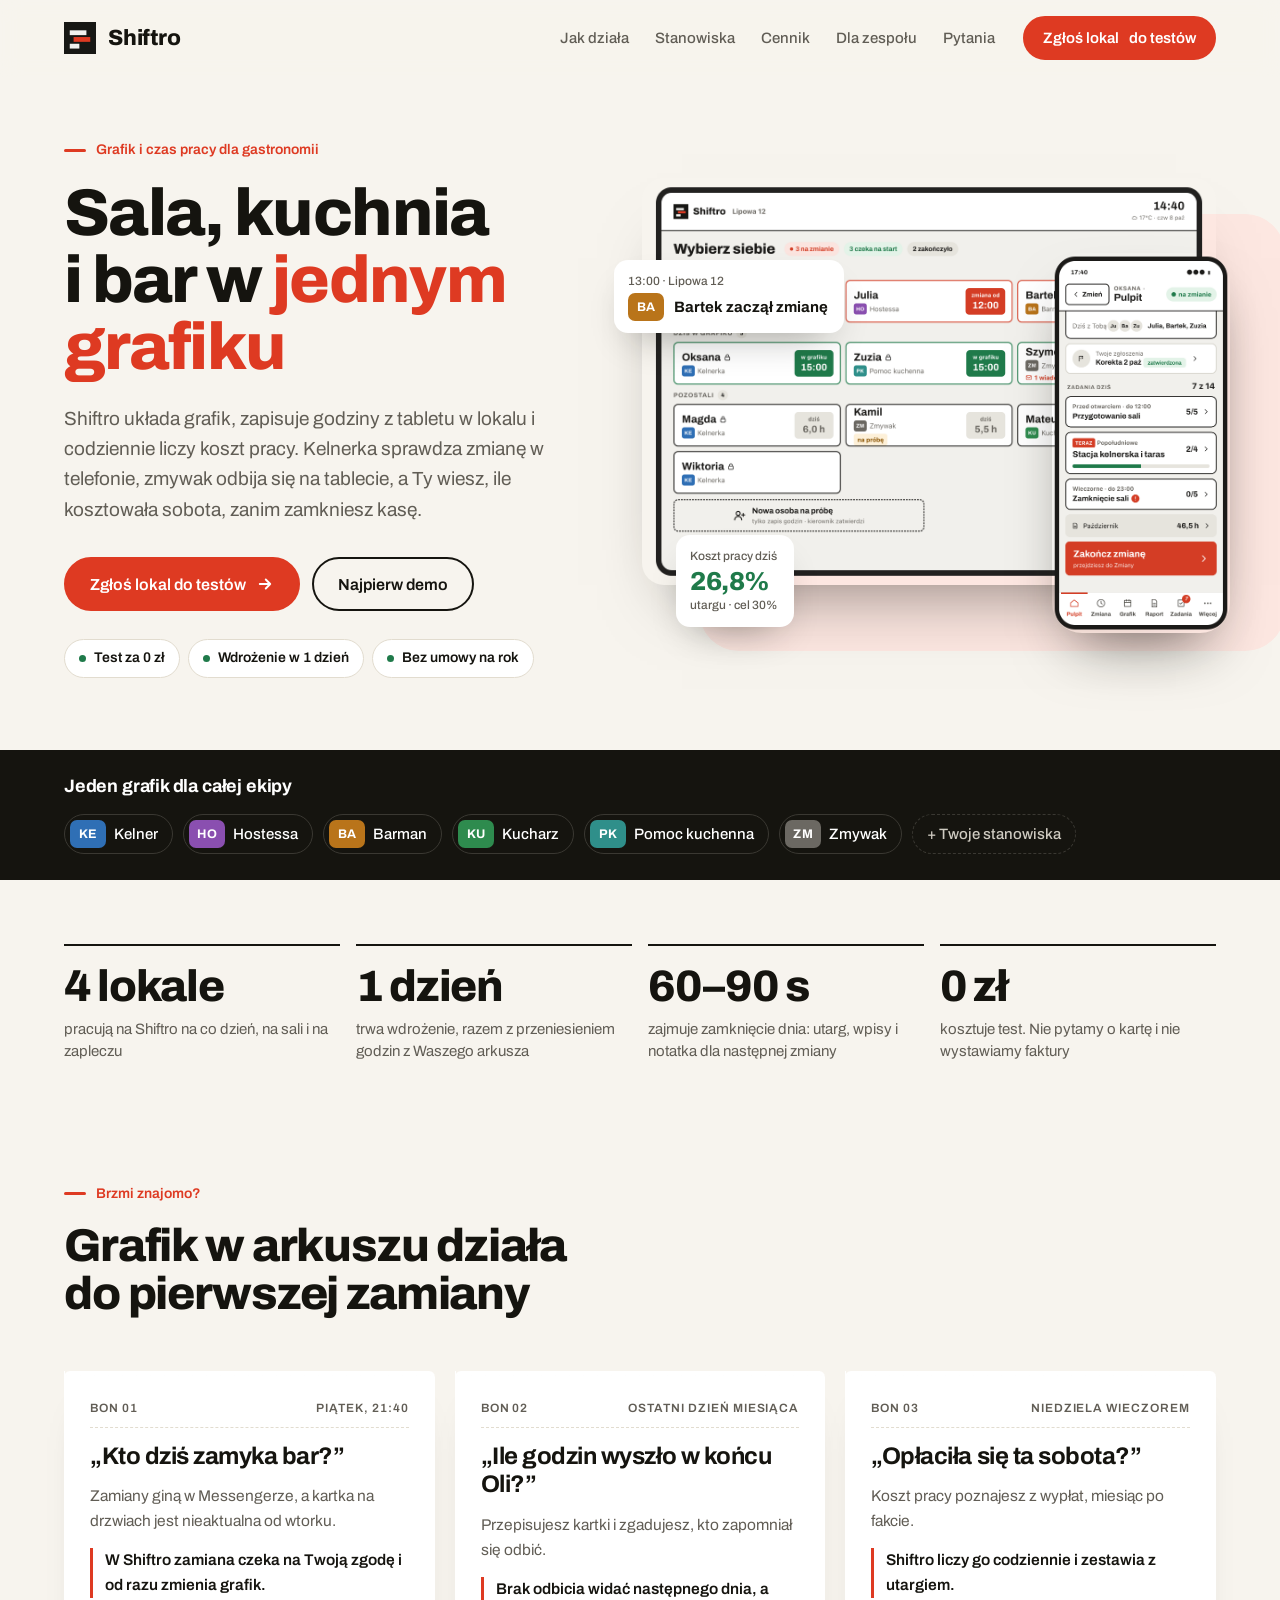
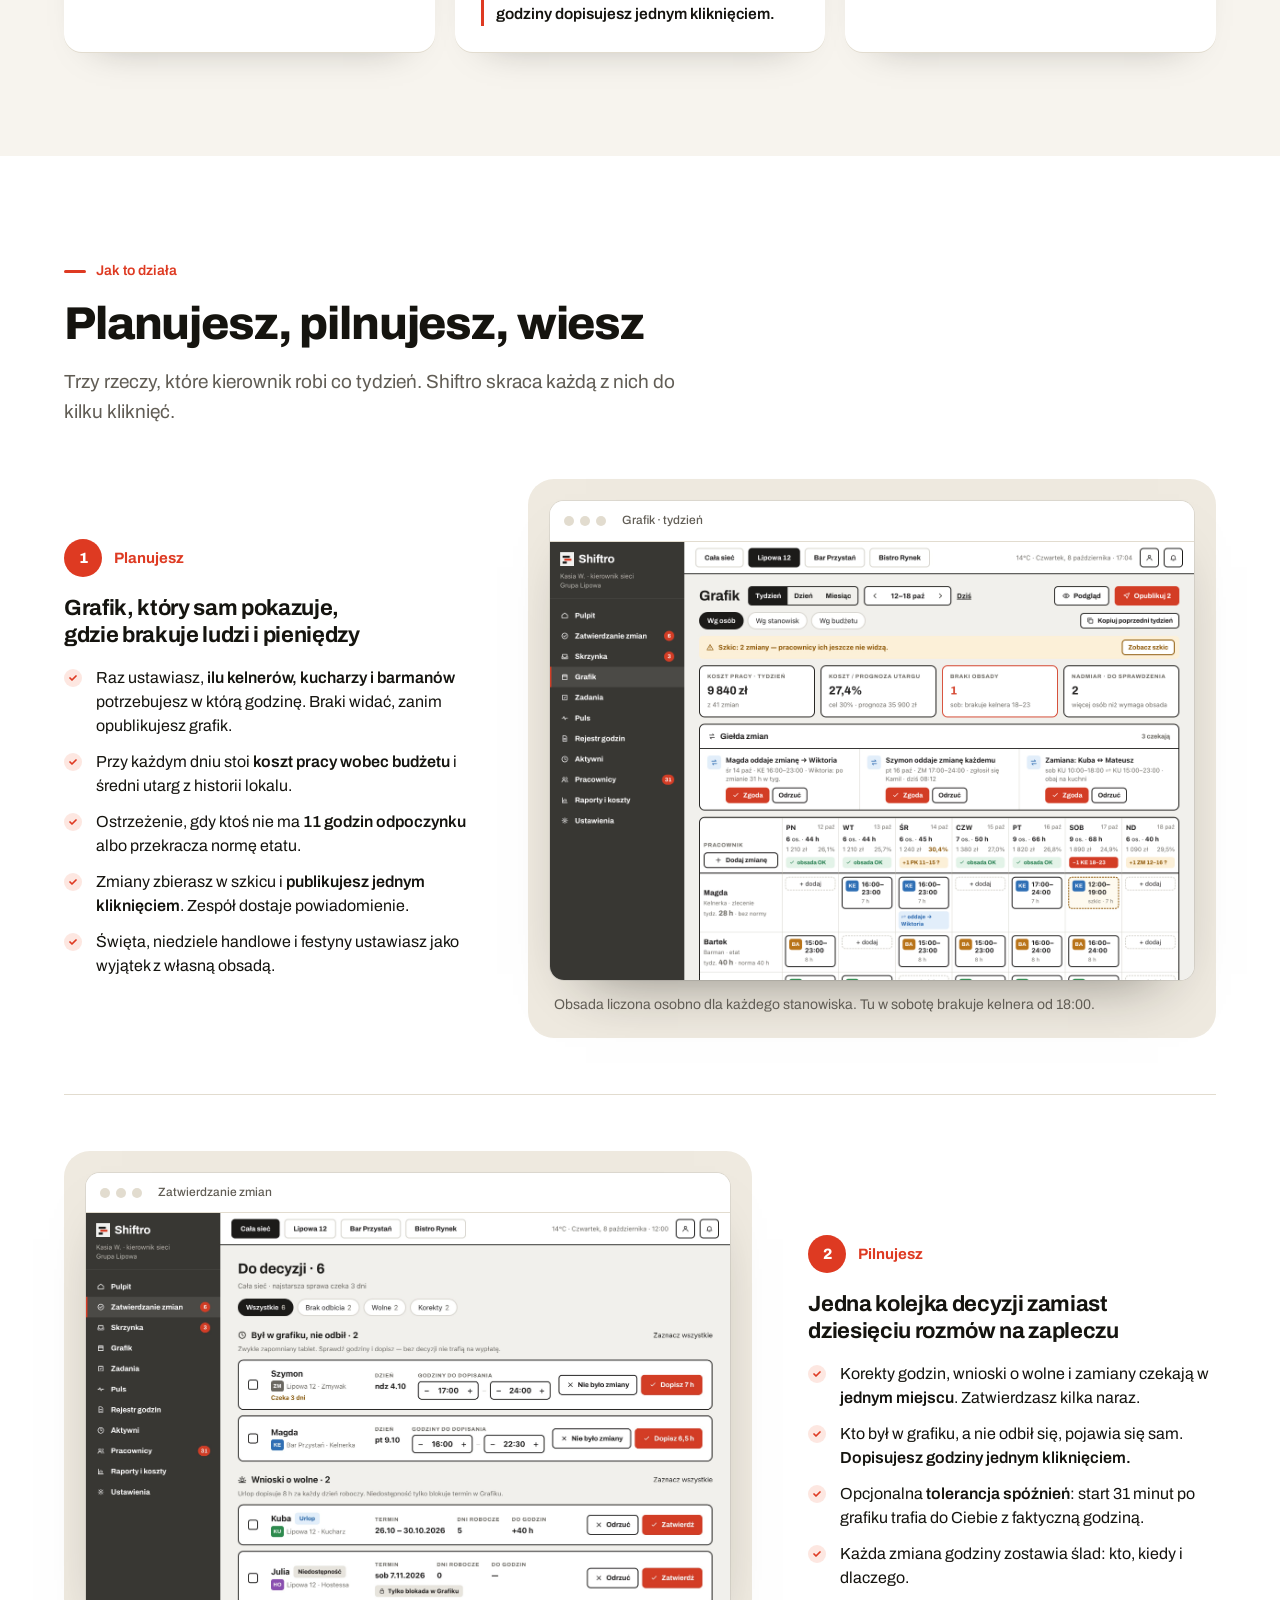
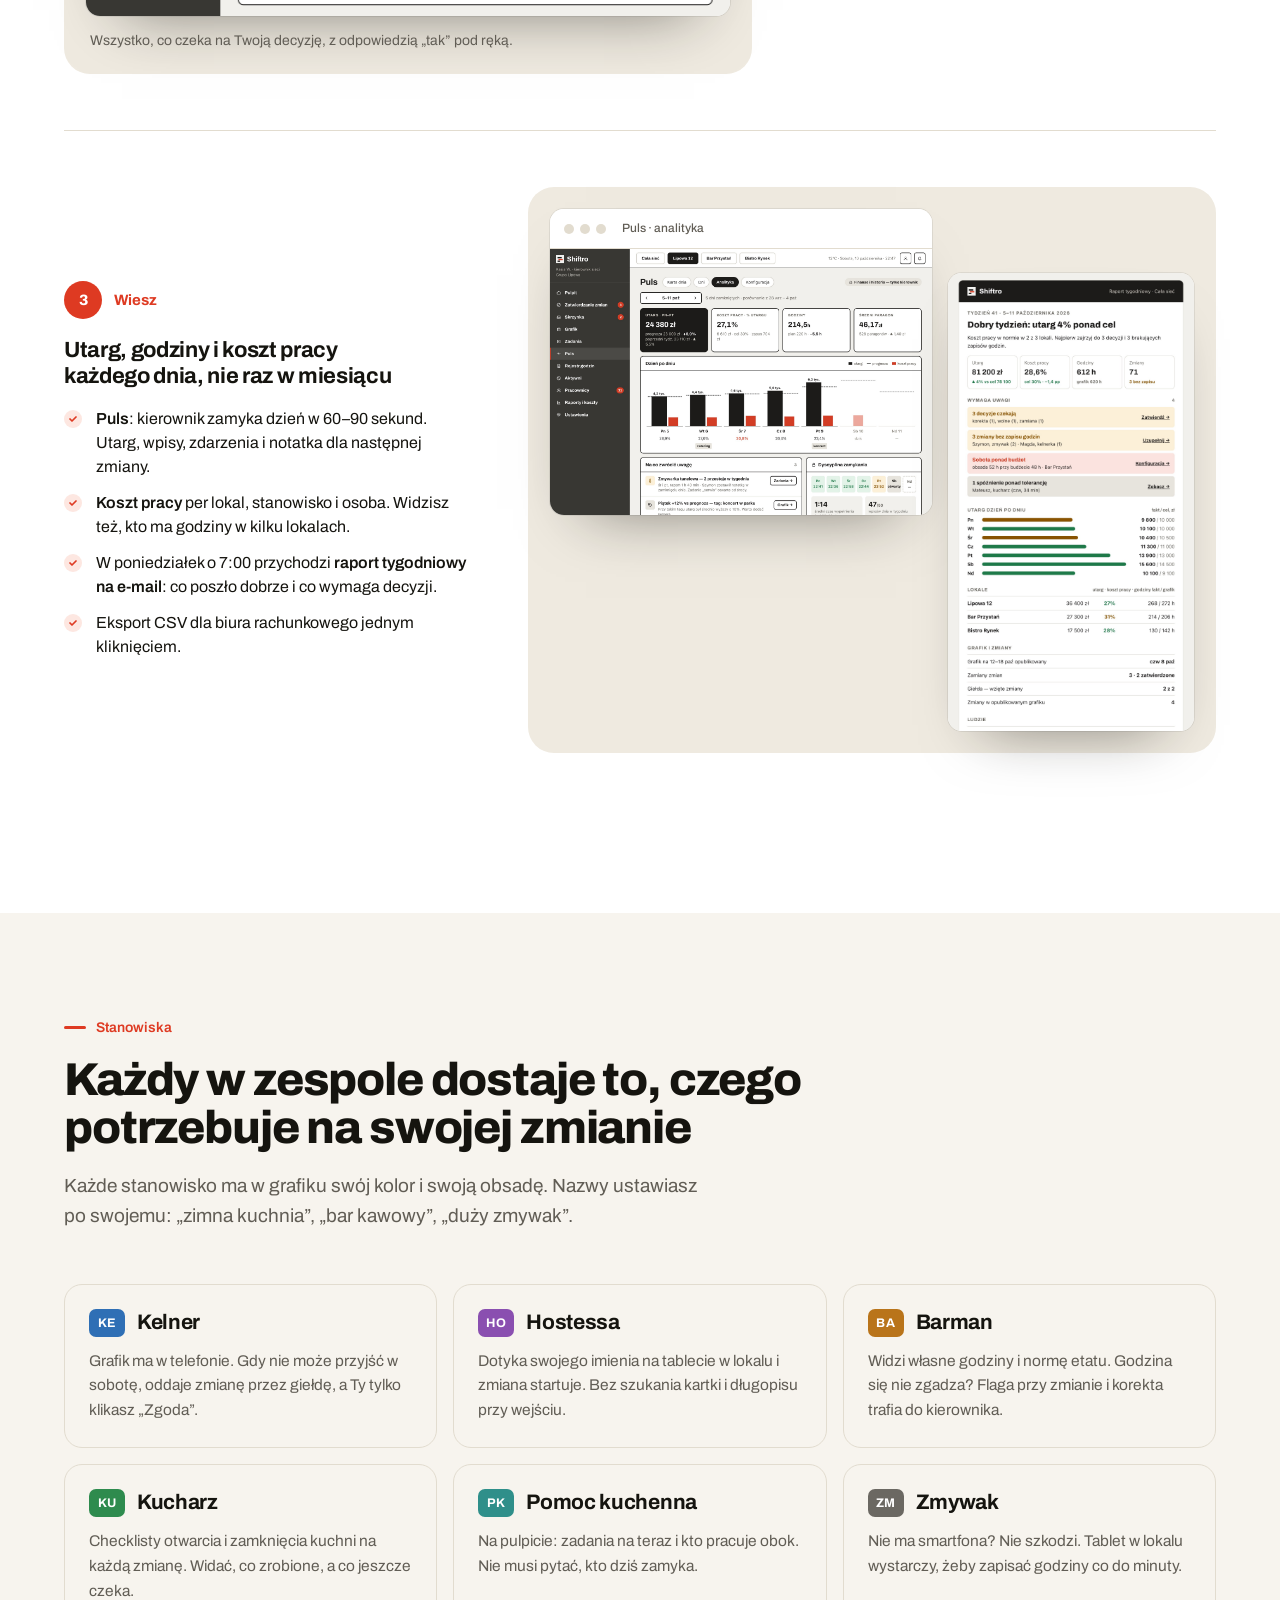
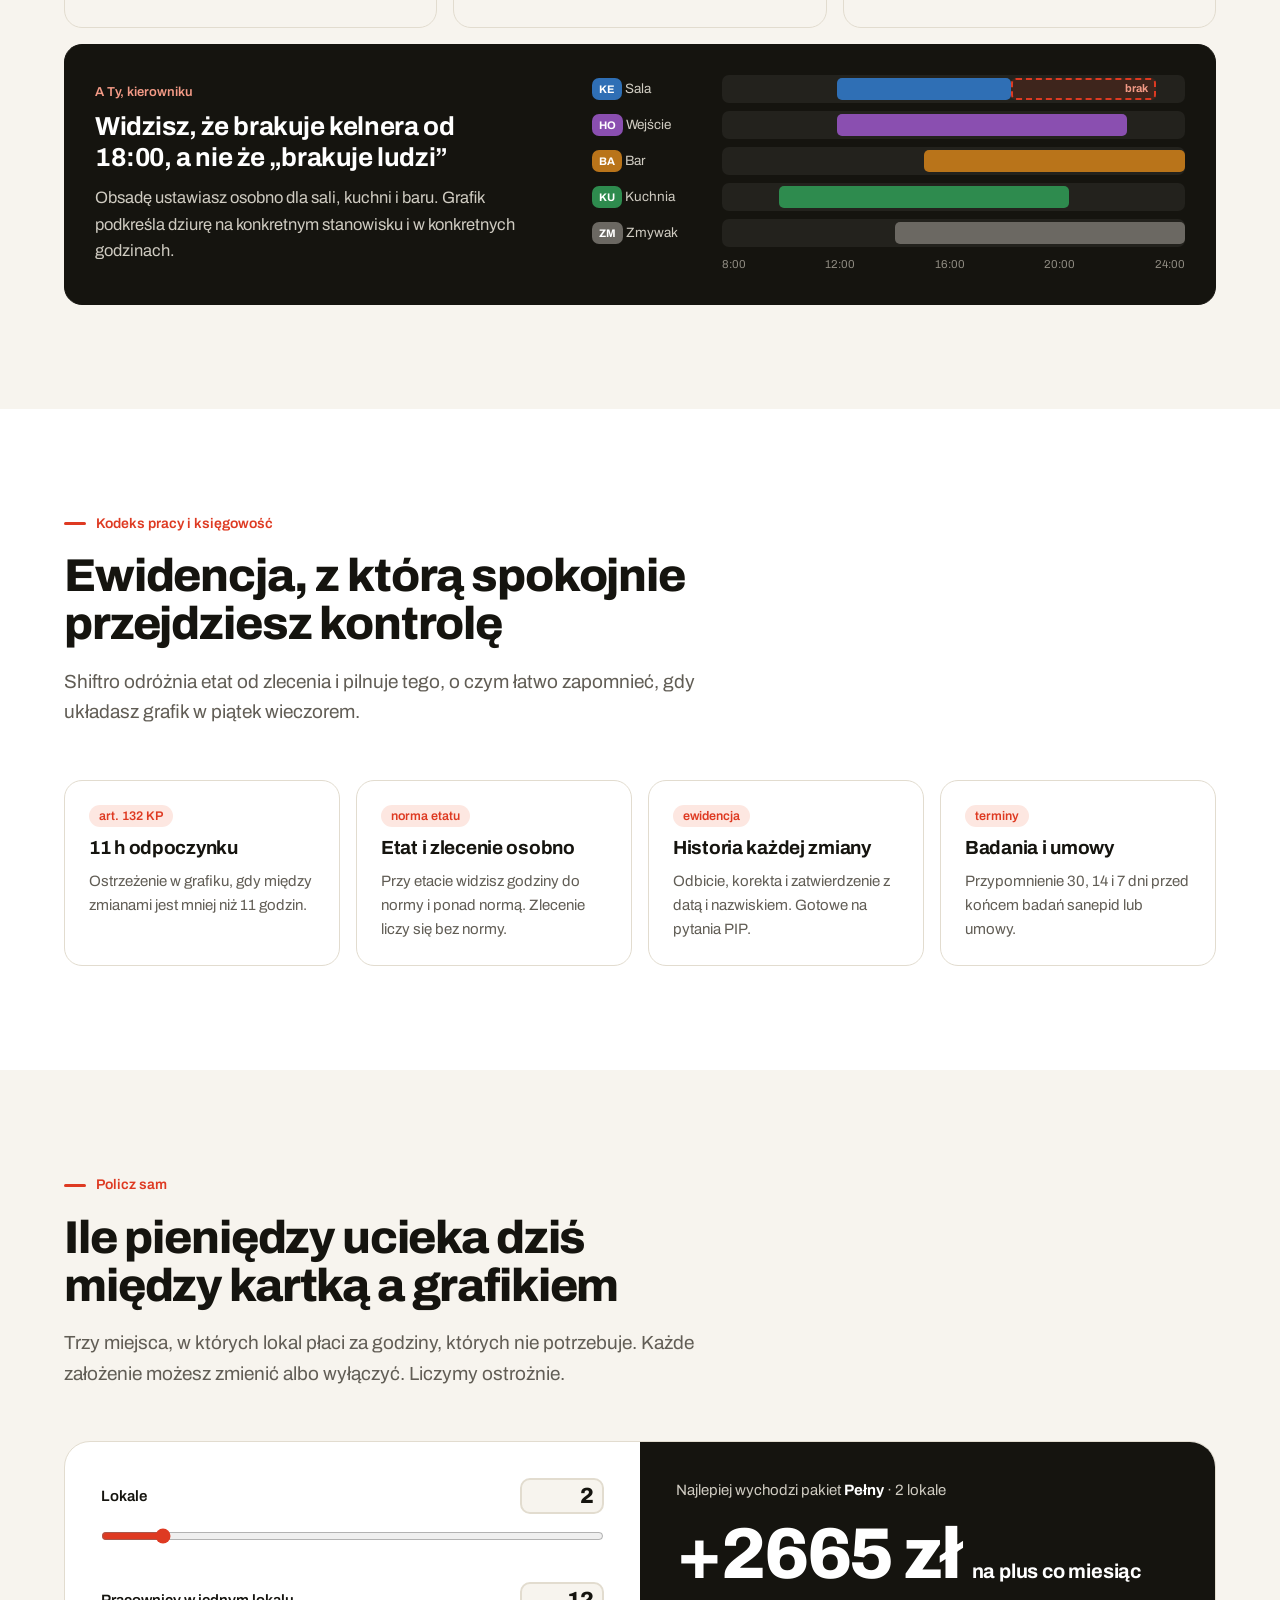
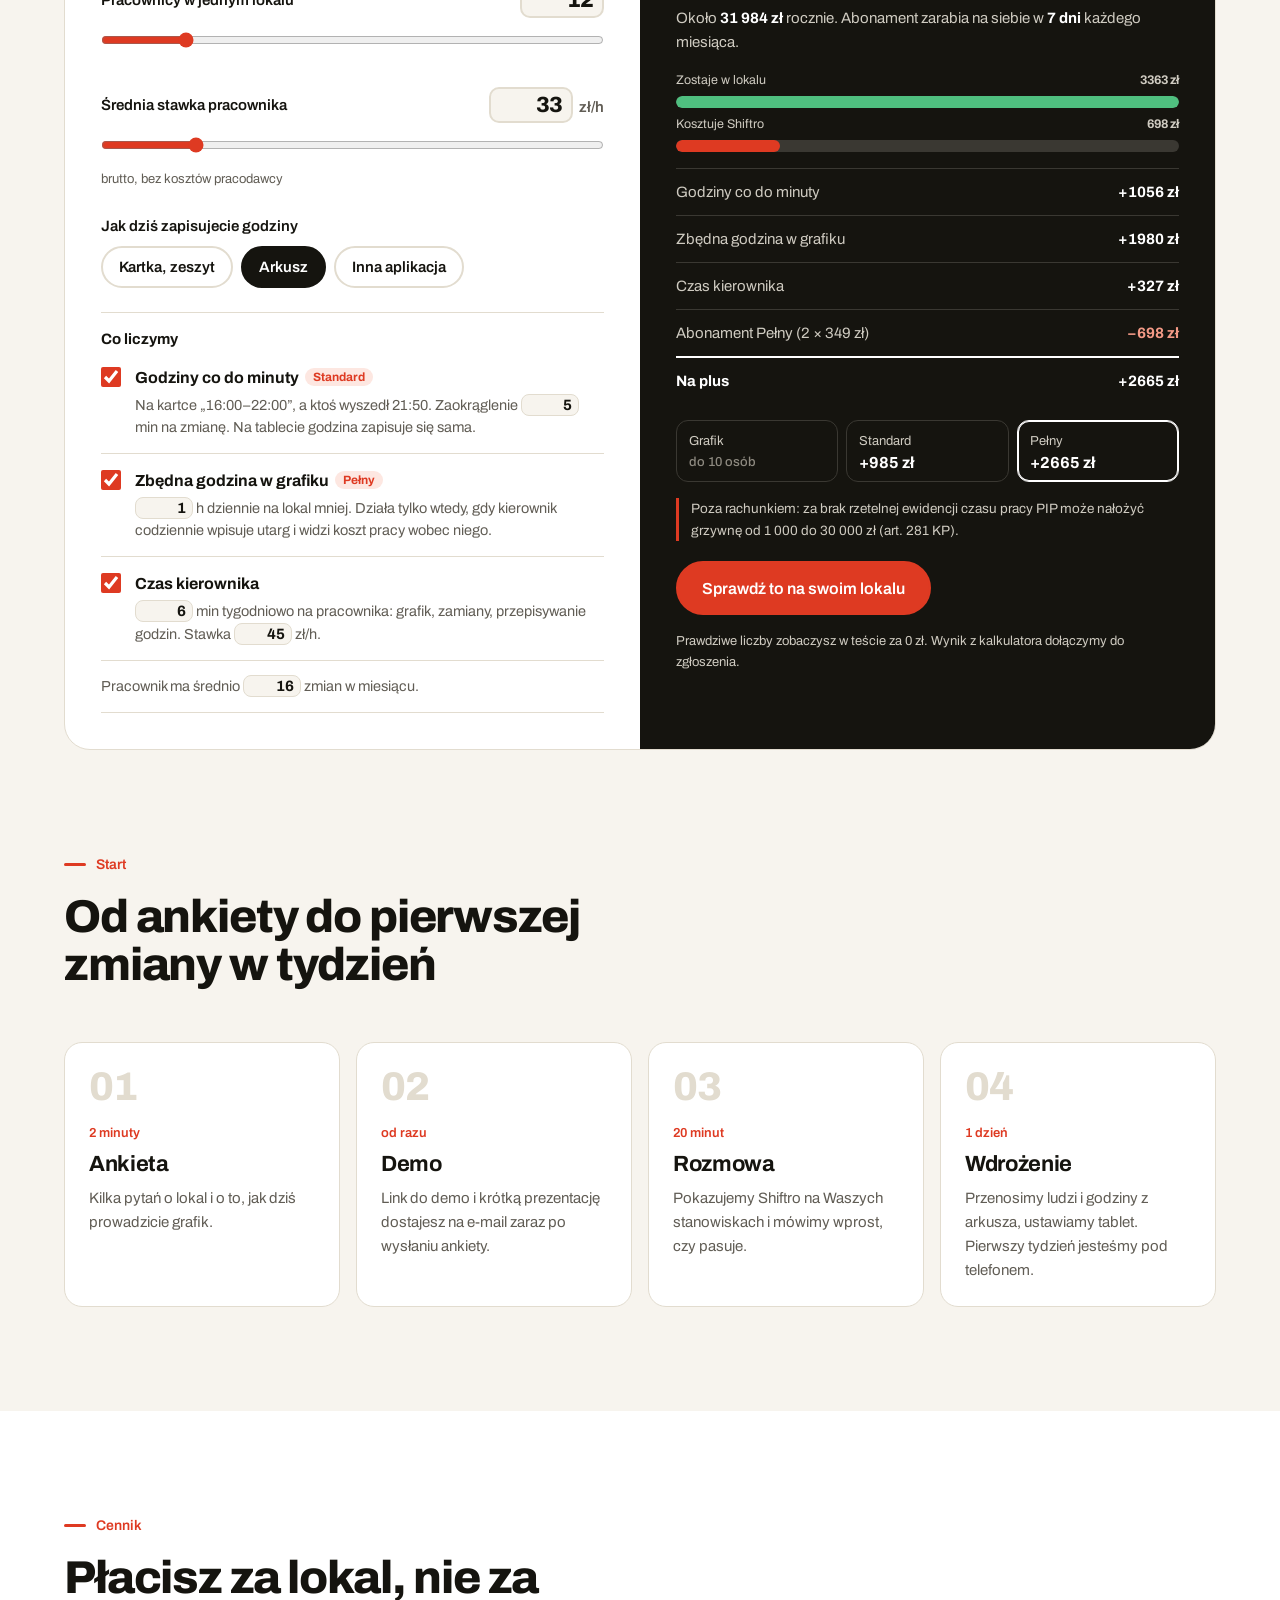
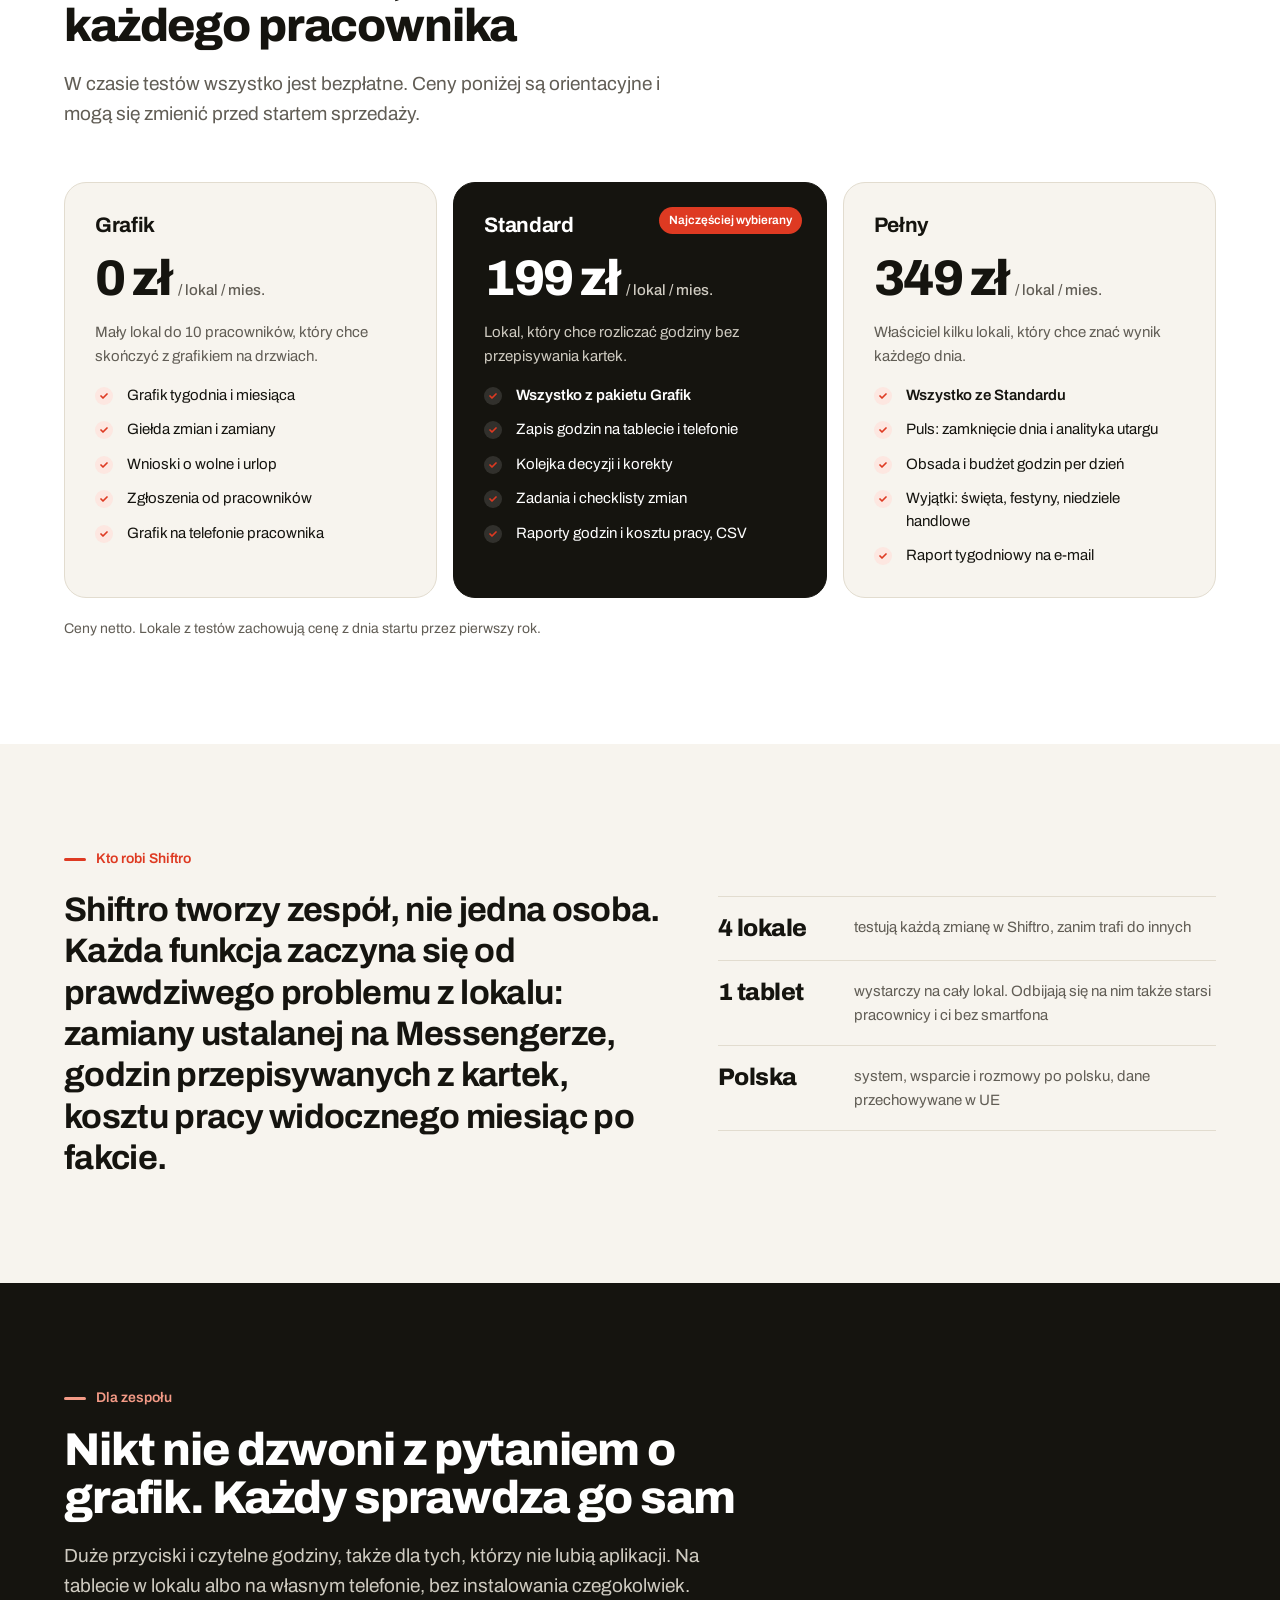
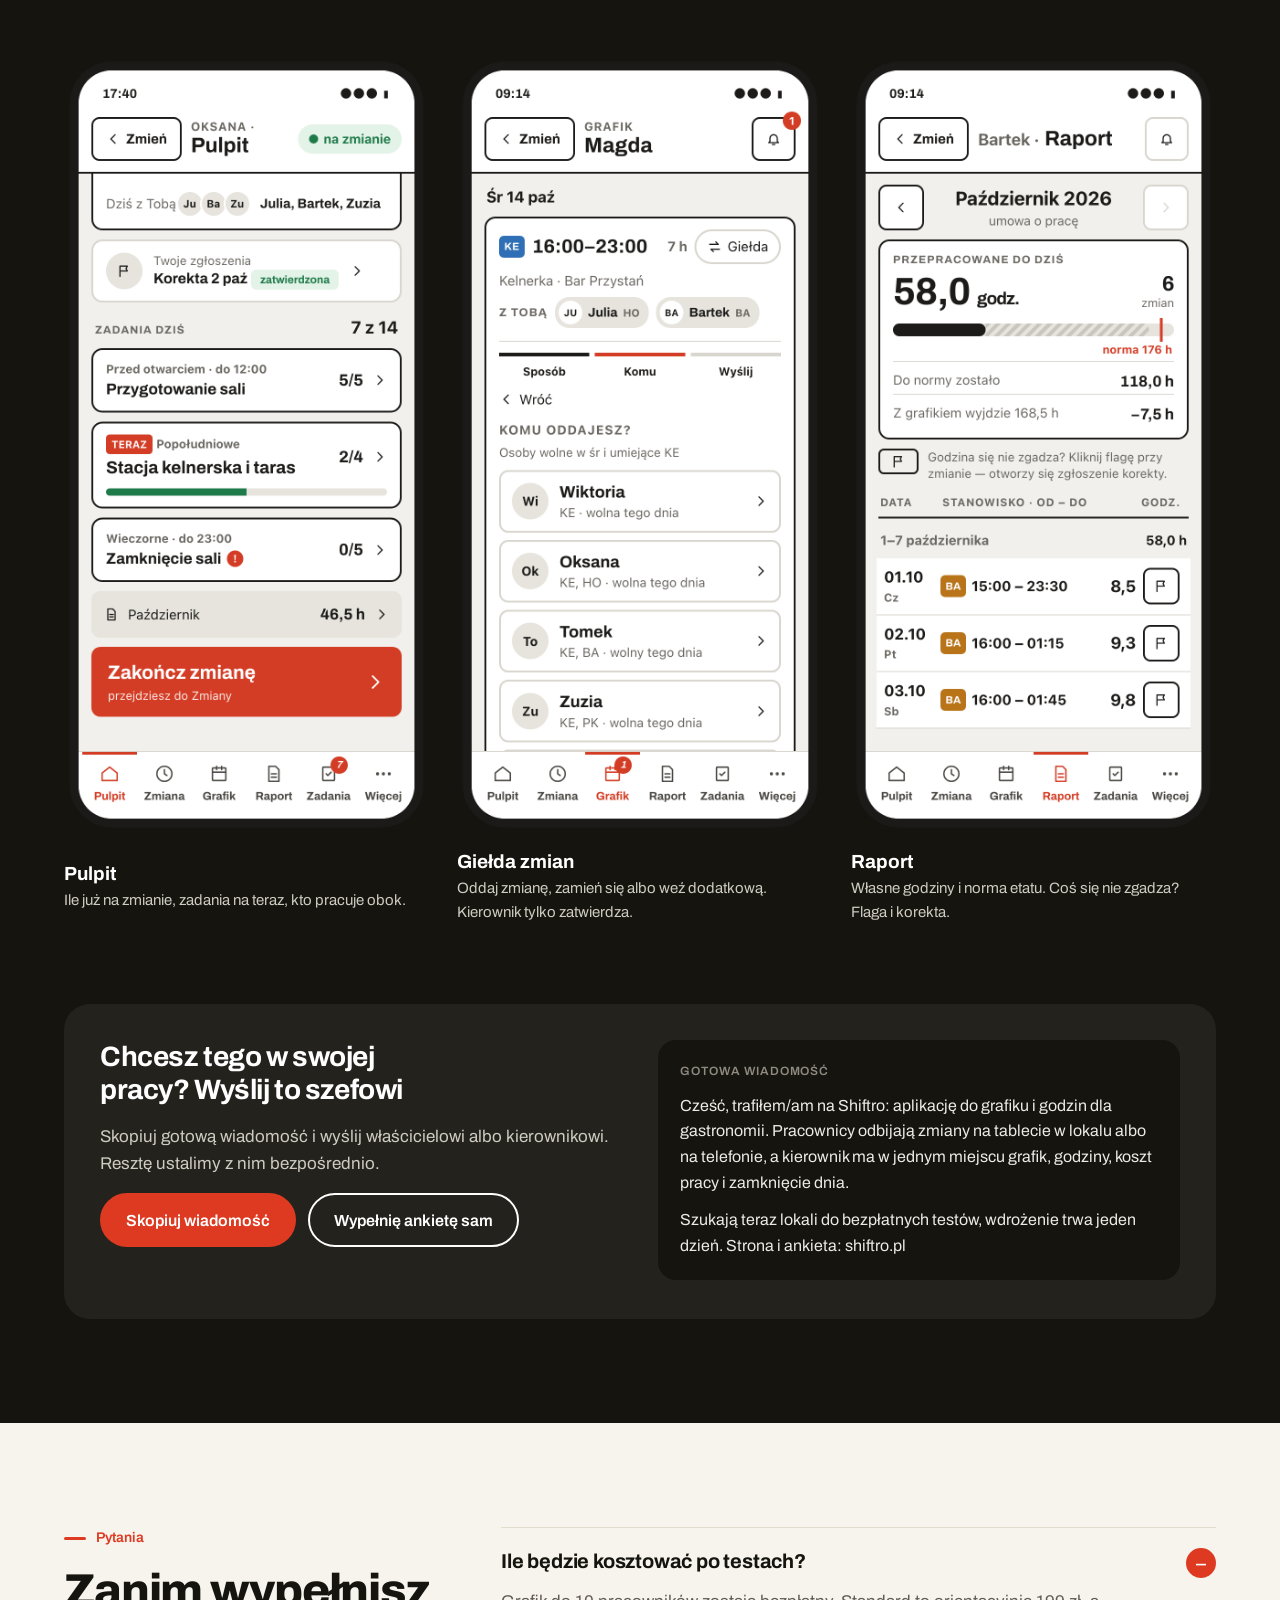
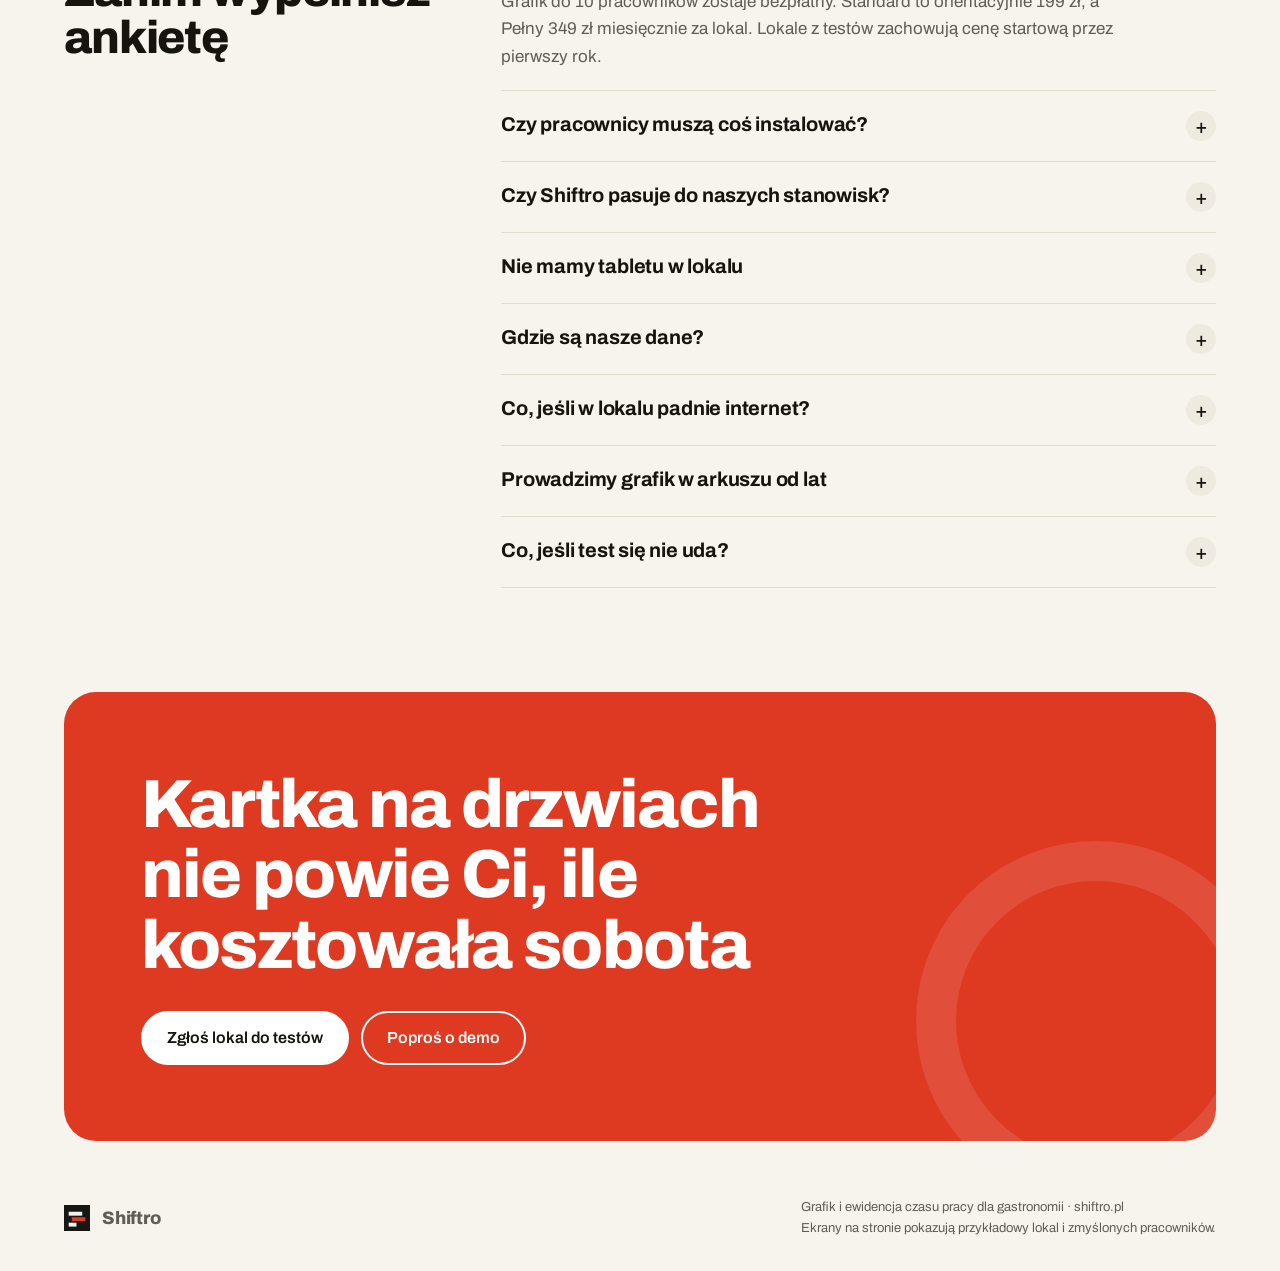
<file: index.html>
<!doctype html>
<html lang="pl">
<head>
<meta charset="utf-8">
<meta name="viewport" content="width=device-width, initial-scale=1, viewport-fit=cover">
<meta name="description" content="Grafik, czas pracy i koszt pracy dla restauracji, barów i kawiarni. Sala, kuchnia i bar w jednym grafiku.">
<title>Shiftro · grafik dla gastronomii</title>
<link rel="icon" href="shiftro-favicon.svg" type="image/svg+xml">
<link rel="preconnect" href="https://fonts.googleapis.com">
<link rel="preconnect" href="https://fonts.gstatic.com" crossorigin>
<link rel="stylesheet" href="https://fonts.googleapis.com/css2?family=Archivo:wght@400;500;600;700;800;900&display=swap">
<style>
/* Shiftro landing. Jedna jasna wersja (świadomie). Ekrany w img/ są renderowane z mockups/ i mają zmyślone dane. */
:root {
  --paper: #f7f4ee; --surface: #ffffff; --tint: #efeae0; --ink: #15140f; --muted: #615d55; --line: #e2dccf;
  --accent: #de3a22; --accent-dk: #b92e19; --accent-soft: #fde7e1;
  --ok: #1f7a4a; --night: #15140f; --night-2: #23221d; --night-line: #3a3832; --night-text: #cfcbc1;
  --KE: #2f6fb5; --HO: #8a4fb0; --BA: #b9741a; --KU: #2e8b4e; --PK: #2f8f8a; --ZM: #6b6862;
  --display: "Archivo", "Helvetica Neue", Arial, sans-serif;
  --body: "Archivo", "Helvetica Neue", Arial, sans-serif;
  --w: 1200px; --r: 18px;
  color-scheme: light;
}
* { box-sizing: border-box; }
html { scroll-behavior: smooth; }
@media (prefers-reduced-motion: reduce) { html { scroll-behavior: auto; } }
body { margin: 0; background: var(--paper); color: var(--ink); font: 400 17px/1.6 var(--body); -webkit-font-smoothing: antialiased; }
img { max-width: 100%; height: auto; display: block; }
a { color: inherit; }
p { margin: 0; }
.wrap { max-width: var(--w); margin: 0 auto; padding-inline: 24px; }
h1, h2, h3 { font-family: var(--display); margin: 0; text-wrap: balance; letter-spacing: -.025em; }
h1 { font-size: clamp(40px, 5.2vw, 66px); line-height: 1.02; font-weight: 800; }
h2 { font-size: clamp(30px, 3.9vw, 46px); line-height: 1.04; font-weight: 800; }
h3 { font-size: 22px; line-height: 1.2; font-weight: 700; letter-spacing: -.015em; }
.lead { font-size: 19px; line-height: 1.6; color: var(--muted); max-width: 58ch; }
.kicker { display: inline-flex; align-items: center; gap: 10px; font-size: 14px; font-weight: 600; color: var(--accent); }
.kicker::before { content: ""; width: 22px; height: 3px; background: currentColor; border-radius: 2px; }
.btn { display: inline-flex; align-items: center; justify-content: center; gap: 10px; min-height: 54px; padding: 0 24px; border-radius: 999px; border: 2px solid var(--ink); background: transparent; color: var(--ink); font: 600 16px var(--body); text-decoration: none; cursor: pointer; transition: background .15s, color .15s, transform .08s; }
.btn:hover { background: var(--ink); color: var(--paper); }
.btn:active { transform: translateY(1px); }
.btn.primary { background: var(--accent); border-color: var(--accent); color: #fff; }
.btn.primary:hover { background: var(--accent-dk); border-color: var(--accent-dk); }
.btn svg { width: 18px; height: 18px; }
a:focus-visible, button:focus-visible, input:focus-visible, summary:focus-visible { outline: 3px solid var(--accent); outline-offset: 3px; border-radius: 6px; }
.btn:focus-visible { border-radius: 999px; }
.cta { display: flex; flex-wrap: wrap; gap: 12px; }
.st { display: inline-grid; place-items: center; min-width: 36px; height: 28px; padding: 0 7px; border-radius: 7px; font: 700 12.5px var(--body); letter-spacing: .03em; color: #fff; flex: none; }
.st.KE { background: var(--KE); } .st.HO { background: var(--HO); } .st.BA { background: var(--BA); }
.st.KU { background: var(--KU); } .st.PK { background: var(--PK); } .st.ZM { background: var(--ZM); }

/* nawigacja */
.nav { position: sticky; top: 0; z-index: 20; background: color-mix(in srgb, var(--paper) 90%, transparent); backdrop-filter: saturate(1.4) blur(10px); -webkit-backdrop-filter: saturate(1.4) blur(10px); border-bottom: 1px solid transparent; transition: border-color .2s; }
.nav.scrolled { border-bottom-color: var(--line); }
.nav .wrap { display: flex; align-items: center; gap: 28px; min-height: 76px; }
.logo { display: flex; align-items: center; gap: 12px; font: 800 22px var(--display); letter-spacing: -.01em; text-decoration: none; }
.logo .mark { display: block; flex: none; } /* znak zawsze kwadratowy, bez zaokrągleń */
.nav nav { display: flex; gap: 26px; margin-left: auto; font-weight: 500; font-size: 15px; }
.nav nav a { text-decoration: none; color: var(--muted); }
.nav nav a:hover { color: var(--ink); }
.nav .btn { min-height: 44px; padding: 0 18px; font-size: 15px; }
@media (max-width: 960px) { .nav nav { display: none; } .nav .btn { margin-left: auto; } }
@media (max-width: 420px) { .nav .btn .long { display: none; } }

/* hero */
.hero { padding: 56px 0 72px; overflow: hidden; }
.hero .wrap { display: grid; grid-template-columns: minmax(0, 1fr) minmax(0, 1.1fr); gap: 56px; align-items: center; }
.hero h1 { margin: 18px 0 22px; }
.hero h1 em { font-style: normal; color: var(--accent); }
.hero .lead { margin-bottom: 32px; }
.trust { display: flex; flex-wrap: wrap; gap: 8px; margin-top: 28px; }
.trust span { display: inline-flex; align-items: center; gap: 8px; padding: 7px 14px; border-radius: 999px; background: var(--surface); border: 1px solid var(--line); font-size: 14px; font-weight: 600; }
.trust span::before { content: ""; width: 7px; height: 7px; border-radius: 50%; background: var(--ok); }
.vis { position: relative; padding: 0 0 48px 0; }
.vis::before { content: ""; position: absolute; inset: 8% -12% -4% 10%; background: var(--accent-soft); border-radius: 40px; z-index: -1; }
.vis .tab { border-radius: 22px; box-shadow: 0 40px 70px -40px rgba(21, 20, 15, .55); }
.vis .phone { position: absolute; right: -14px; bottom: 0; width: 31%; border-radius: 30px; box-shadow: 0 30px 60px -24px rgba(21, 20, 15, .6); }
.bon { position: absolute; background: var(--surface); border-radius: 14px; padding: 12px 16px 12px 14px; box-shadow: 0 18px 40px -20px rgba(21, 20, 15, .45); display: grid; grid-template-columns: auto 1fr; gap: 2px 10px; align-items: center; font-size: 13.5px; }
.bon small { grid-column: 1 / -1; font-size: 12px; color: var(--muted); font-weight: 500; }
.bon b { font-size: 15px; }
.bon.b1 { left: -28px; top: 18%; }
.bon.b2 { left: 6%; bottom: 6px; grid-template-columns: 1fr; }
.bon.b2 b { font: 800 26px/1 var(--display); color: var(--ok); letter-spacing: -.02em; }
.bon.b2 small:last-child { grid-column: auto; }
@media (max-width: 960px) {
  .hero { padding-top: 32px; }
  .hero .wrap { grid-template-columns: 1fr; gap: 40px; }
  .bon.b1 { left: 8px; top: auto; bottom: 34%; }
}
@media (max-width: 560px) { .bon { display: none; } .vis .phone { right: -4px; width: 34%; } }

/* stanowiska — pasek */
.roles { background: var(--night); color: #fff; }
.roles .wrap { display: flex; align-items: center; gap: 18px 32px; flex-wrap: wrap; padding-block: 26px; }
.roles p { font: 700 18px var(--display); letter-spacing: -.01em; }
.roles ul { list-style: none; margin: 0; padding: 0; display: flex; flex-wrap: wrap; gap: 10px; }
.roles li { display: inline-flex; align-items: center; gap: 8px; padding: 5px 14px 5px 5px; border: 1px solid var(--night-line); border-radius: 999px; font-size: 15px; font-weight: 500; }
.roles li.more { padding-left: 14px; color: var(--night-text); border-style: dashed; }

/* liczby */
.stats { padding-block: 64px 16px; }
.stats .wrap { display: grid; grid-template-columns: repeat(4, 1fr); gap: 16px; }
.stat { border-top: 2px solid var(--ink); padding-top: 18px; }
.stat b { display: block; font: 800 44px/1 var(--display); letter-spacing: -.03em; }
.stat p { margin-top: 10px; font-size: 15px; line-height: 1.5; color: var(--muted); }
@media (max-width: 860px) { .stats .wrap { grid-template-columns: 1fr 1fr; gap: 28px 16px; } }

/* sekcje */
.sec { padding-block: 104px; }
.sec-h { display: grid; gap: 18px; max-width: 780px; margin-bottom: 52px; }
.alt { background: var(--surface); }

/* problem — bony */
.bony { display: grid; grid-template-columns: repeat(3, 1fr); gap: 20px; }
.bonik { position: relative; background: var(--surface); border-radius: 6px 6px var(--r) var(--r); padding: 30px 26px 26px; display: grid; gap: 14px; align-content: start; box-shadow: 0 1px 0 var(--line), 0 20px 40px -32px rgba(21, 20, 15, .4); }
.bonik::before { content: ""; position: absolute; left: 0; right: 0; top: -7px; height: 14px; background: radial-gradient(circle at 7px 0, transparent 6px, var(--surface) 6.5px) 0 7px / 14px 14px repeat-x; }
.bonik .nr { font: 600 12px var(--body); color: var(--muted); letter-spacing: .08em; text-transform: uppercase; display: flex; justify-content: space-between; border-bottom: 1px dashed var(--line); padding-bottom: 12px; }
.bonik q { font: 700 24px/1.2 var(--display); letter-spacing: -.02em; quotes: "„" "”"; }
.bonik p { color: var(--muted); font-size: 15.5px; }
.bonik .fix { color: var(--ink); font-weight: 600; border-left: 3px solid var(--accent); padding-left: 12px; }
@media (max-width: 860px) { .bony { grid-template-columns: 1fr; gap: 28px; } }

/* jak działa */
.job { display: grid; grid-template-columns: minmax(0, .8fr) minmax(0, 1.35fr); gap: 56px; align-items: center; padding-block: 56px; }
.job:first-of-type { padding-top: 0; }
.job + .job { border-top: 1px solid var(--line); }
.job.flip { grid-template-columns: minmax(0, 1.35fr) minmax(0, .8fr); }
.job.flip .txt { order: 2; }
.txt { display: grid; gap: 18px; }
.step-n { display: flex; align-items: center; gap: 12px; font: 700 15px var(--body); color: var(--accent); }
.step-n i { font: 800 15px var(--display); font-style: normal; width: 38px; height: 38px; border-radius: 50%; background: var(--accent); color: #fff; display: grid; place-items: center; }
.ticks { list-style: none; margin: 0; padding: 0; display: grid; gap: 12px; }
.ticks li { display: grid; grid-template-columns: 22px 1fr; gap: 10px; font-size: 16px; line-height: 1.5; }
.ticks li::before { content: ""; width: 18px; height: 18px; margin-top: 3px; border-radius: 50%; background: var(--accent-soft) url("data:image/svg+xml,%3Csvg xmlns='http://www.w3.org/2000/svg' viewBox='0 0 24 24' fill='none' stroke='%23de3a22' stroke-width='3.5' stroke-linecap='round' stroke-linejoin='round'%3E%3Cpath d='m6 12 4 4 8-8'/%3E%3C/svg%3E") center / 12px no-repeat; }
.ticks b { font-weight: 600; }
.shot { background: var(--tint); border-radius: 26px; padding: 22px; }
.frame { border-radius: 14px; overflow: hidden; background: var(--surface); box-shadow: 0 30px 60px -36px rgba(21, 20, 15, .55), 0 0 0 1px rgba(21, 20, 15, .08); }
.frame .bar { display: flex; align-items: center; gap: 6px; padding: 10px 14px; background: var(--surface); border-bottom: 1px solid var(--line); }
.frame .bar i { width: 10px; height: 10px; border-radius: 50%; background: var(--line); }
.frame .bar span { margin-left: 10px; font-size: 12px; font-weight: 500; color: var(--muted); }
.cap { margin-top: 14px; font-size: 14px; color: var(--muted); padding-inline: 4px; }
.duo { display: grid; grid-template-columns: 1.55fr 1fr; gap: 16px; align-items: start; }
.duo .frame:nth-child(2) { margin-top: 64px; }
@media (max-width: 960px) {
  .job, .job.flip { grid-template-columns: 1fr; gap: 32px; padding-block: 44px; }
  .job.flip .txt { order: 0; }
  .shot { padding: 12px; border-radius: 20px; }
}
@media (max-width: 560px) { .duo { grid-template-columns: 1fr; } .duo .frame:nth-child(2) { margin-top: 0; max-width: 340px; } }

/* stanowiska — karty */
.role-grid { display: grid; grid-template-columns: repeat(3, 1fr); gap: 16px; }
.role { background: var(--paper); border-radius: var(--r); padding: 24px; display: grid; gap: 12px; align-content: start; border: 1px solid var(--line); }
.role header { display: flex; align-items: center; gap: 12px; }
.role h3 { font-size: 21px; }
.role p { font-size: 15.5px; color: var(--muted); }
.role.you { background: var(--ink); color: #fff; border-color: var(--ink); grid-column: 1 / -1; grid-template-columns: minmax(0, 1fr) minmax(0, 1.3fr); gap: 20px 40px; align-items: center; padding: 30px; }
.role.you p { color: var(--night-text); font-size: 16.5px; }
.role.you h3 { font-size: 26px; }
.role.you .tag { font: 600 13px var(--body); color: #f39a86; }
.lanes { display: grid; gap: 8px; }
.lane { display: grid; grid-template-columns: 120px 1fr; gap: 10px; align-items: center; font-size: 13.5px; color: var(--night-text); }
.lane .track { position: relative; height: 28px; background: var(--night-2); border-radius: 7px; }
.lane .track span { position: absolute; top: 3px; bottom: 3px; border-radius: 5px; }
.lane .track .gap { border: 2px dashed var(--accent); background: rgba(222, 58, 34, .14); }
.lane .track .gap::after { content: "brak"; position: absolute; right: 6px; top: 50%; transform: translateY(-50%); font-size: 11px; font-weight: 700; color: #f39a86; }
.axis { display: grid; grid-template-columns: 120px 1fr; gap: 10px; font-size: 11.5px; color: #8e8a80; }
.axis div { display: flex; justify-content: space-between; }
@media (max-width: 960px) { .role-grid { grid-template-columns: 1fr 1fr; } .role.you { grid-template-columns: 1fr; } }
@media (max-width: 600px) { .role-grid { grid-template-columns: 1fr; } .lane, .axis { grid-template-columns: 92px 1fr; } }

/* prawo */
.law-grid { display: grid; grid-template-columns: repeat(4, 1fr); gap: 16px; }
.law-grid > div { background: var(--surface); border-radius: var(--r); padding: 24px; display: grid; gap: 10px; align-content: start; border: 1px solid var(--line); }
.law-grid code { justify-self: start; font: 600 12.5px var(--body); color: var(--accent); background: var(--accent-soft); padding: 4px 10px; border-radius: 999px; }
.law-grid h3 { font-size: 19px; }
.law-grid p { font-size: 15px; color: var(--muted); }
@media (max-width: 960px) { .law-grid { grid-template-columns: 1fr 1fr; } }
@media (max-width: 520px) { .law-grid { grid-template-columns: 1fr; } }

/* kalkulator: trzy źródła pieniędzy, każde z założeniem do zmiany; pakiet wybiera się sam (najlepszy wynik na plus) */
.calc { display: grid; grid-template-columns: minmax(0, 1fr) minmax(0, 1fr); border-radius: 26px; overflow: hidden; background: var(--surface); border: 1px solid var(--line); }
.calc .in { padding: 36px; display: grid; gap: 24px; align-content: start; }
.calc .out { padding: 36px; background: var(--night); color: #fff; display: grid; gap: 16px; align-content: start; }
.field label, .field .lab { display: flex; justify-content: space-between; align-items: center; gap: 12px; font-weight: 600; font-size: 15px; margin-bottom: 8px; }
.field .num { display: inline-flex; align-items: baseline; gap: 6px; font-weight: 600; color: var(--muted); }
.field .num input { width: 84px; padding: 4px 8px; border: 2px solid var(--line); border-radius: 10px; background: var(--paper); font: 800 22px var(--display); letter-spacing: -.02em; color: var(--ink); text-align: right; -moz-appearance: textfield; }
.field .num input::-webkit-inner-spin-button { -webkit-appearance: none; }
.field input[type=range] { width: 100%; accent-color: var(--accent); height: 28px; margin: 0; }
.field small { display: block; font-size: 13px; color: var(--muted); margin-top: 2px; }
.seg { display: flex; flex-wrap: wrap; gap: 8px; }
.seg label { position: relative; margin: 0; }
.seg input { position: absolute; opacity: 0; width: 1px; height: 1px; }
.seg span { display: inline-flex; align-items: center; min-height: 42px; padding: 0 16px; border: 2px solid var(--line); border-radius: 999px; font-weight: 600; font-size: 15px; cursor: pointer; background: var(--surface); }
.seg input:checked + span { background: var(--ink); border-color: var(--ink); color: #fff; }
.seg input:focus-visible + span { outline: 3px solid var(--accent); outline-offset: 2px; }
.levers { display: grid; gap: 0; border-top: 1px solid var(--line); }
.levers > p { font: 700 15px var(--display); padding: 18px 0 4px; }
.lever { display: grid; grid-template-columns: 22px 1fr; gap: 4px 12px; padding: 14px 0; border-bottom: 1px solid var(--line); }
.lever > input { width: 20px; height: 20px; margin: 2px 0 0; accent-color: var(--accent); }
.lever b { font-size: 16px; }
.lever b em { font-style: normal; font-size: 12px; font-weight: 700; color: var(--accent); background: var(--accent-soft); border-radius: 999px; padding: 2px 8px; margin-left: 6px; vertical-align: 2px; }
.lever p { grid-column: 2; font-size: 14.5px; color: var(--muted); line-height: 1.5; }
.lever:has(> input:not(:checked)) p, .lever:has(> input:not(:checked)) b { opacity: .5; }
.mini { width: 58px; padding: 2px 6px; border: 1.5px solid var(--line); border-radius: 8px; background: var(--paper); font: 700 15px var(--body); color: var(--ink); text-align: right; -moz-appearance: textfield; }
.mini::-webkit-inner-spin-button { -webkit-appearance: none; }
.out .plan-n { font-size: 15px; color: var(--night-text); }
.out .plan-n b { color: #fff; }
.out .big { font: 800 clamp(48px, 6.4vw, 72px)/1 var(--display); letter-spacing: -.03em; font-variant-numeric: tabular-nums; }
.out .big small { display: inline-block; white-space: nowrap; font-size: 20px; font-weight: 700; letter-spacing: -.01em; }
.out .big.zero { color: var(--night-text); }
.out p { font-size: 15px; color: var(--night-text); }
.out .sub b { color: #fff; }
.out .rows { display: grid; }
.out .row { display: flex; justify-content: space-between; gap: 12px; padding: 11px 0; border-top: 1px solid var(--night-line); font-size: 15px; color: var(--night-text); }
.out .row b { color: #fff; font-variant-numeric: tabular-nums; white-space: nowrap; }
.out .row.off b { color: #8e8a80; font-weight: 500; }
.out .row.cost b { color: #f39a86; }
.out .row.sum { border-top: 2px solid #fff; color: #fff; font-weight: 700; }
.vs { display: grid; gap: 6px; }
.vs div { height: 12px; border-radius: 6px; background: var(--night-line); overflow: hidden; }
.vs i { display: block; height: 100%; border-radius: 6px; transition: width .2s; }
.vs .s i { background: #4fbf7f; } .vs .c i { background: var(--accent); }
.vs span { font-size: 12.5px; color: var(--night-text); display: flex; justify-content: space-between; }
.cmp { display: grid; grid-template-columns: repeat(3, 1fr); gap: 8px; }
.cmp div { border: 1px solid var(--night-line); border-radius: 12px; padding: 10px 12px; font-size: 13px; color: var(--night-text); display: grid; gap: 2px; }
.cmp div b { font: 700 16px var(--display); color: #fff; font-variant-numeric: tabular-nums; }
.cmp div.best { border-color: #fff; box-shadow: inset 0 0 0 1px #fff; }
.cmp div.na b { color: #8e8a80; font-weight: 500; font-size: 13px; }
.out .risk { font-size: 13.5px; border-left: 3px solid var(--accent); padding-left: 12px; }
.out .btn { justify-self: start; margin-top: 4px; }
@media (max-width: 820px) { .calc { grid-template-columns: 1fr; } .calc .in, .calc .out { padding: 24px; } }

/* start */
.steps { list-style: none; margin: 0; padding: 0; display: grid; grid-template-columns: repeat(4, 1fr); gap: 16px; counter-reset: s; }
.steps li { counter-increment: s; background: var(--surface); border-radius: var(--r); padding: 24px; display: grid; gap: 8px; align-content: start; border: 1px solid var(--line); }
.steps li::before { content: "0" counter(s); font: 800 40px/1 var(--display); color: var(--line); letter-spacing: -.03em; margin-bottom: 8px; }
.steps b.t { font-size: 13px; font-weight: 600; color: var(--accent); }
.steps p { font-size: 15px; color: var(--muted); }
@media (max-width: 960px) { .steps { grid-template-columns: 1fr 1fr; } }
@media (max-width: 520px) { .steps { grid-template-columns: 1fr; } }

/* cennik */
.plans { display: grid; grid-template-columns: repeat(3, 1fr); gap: 16px; align-items: stretch; }
.plan { background: var(--paper); border-radius: 22px; padding: 30px; display: grid; gap: 16px; align-content: start; border: 1px solid var(--line); position: relative; }
.plan.hl { background: var(--night); color: #fff; border-color: var(--night); }
.plan.hl .for, .plan.hl .price small { color: var(--night-text); }
.plan.hl .badge { position: absolute; top: 24px; right: 24px; background: var(--accent); color: #fff; font-size: 12px; font-weight: 600; padding: 4px 10px; border-radius: 999px; }
.plan h3 { font-size: 21px; }
.price { font: 800 50px/1 var(--display); letter-spacing: -.03em; }
.price small { font: 500 15px var(--body); color: var(--muted); letter-spacing: 0; }
.plan .for { font-size: 15px; color: var(--muted); min-height: 48px; }
.plan .ticks li { font-size: 15px; }
.plan .ticks li.plus { font-weight: 600; }
.plan.hl .ticks li::before { background-color: rgba(255, 255, 255, .12); }
.note { margin-top: 20px; font-size: 14px; color: var(--muted); }
@media (max-width: 960px) { .plans { grid-template-columns: 1fr; } .plan .for { min-height: 0; } }

/* kto */
.who { display: grid; grid-template-columns: minmax(0, 1.2fr) minmax(0, 1fr); gap: 56px; align-items: center; }
.who .stmt { display: grid; gap: 18px; }
.who .stmt p:last-child { font: 700 clamp(24px, 2.7vw, 34px)/1.22 var(--display); letter-spacing: -.02em; }
.facts { display: grid; gap: 0; }
.facts div { display: grid; grid-template-columns: 120px 1fr; gap: 16px; padding: 18px 0; border-top: 1px solid var(--line); font-size: 15px; color: var(--muted); }
.facts div:last-child { border-bottom: 1px solid var(--line); }
.facts b { font: 800 24px/1.1 var(--display); color: var(--ink); letter-spacing: -.02em; }
@media (max-width: 860px) { .who { grid-template-columns: 1fr; gap: 36px; } }

/* zespół — ciemny pas */
.dark { background: var(--night); color: #fff; }
.dark .kicker { color: #f39a86; }
.dark .lead { color: var(--night-text); }
.phones { display: grid; grid-template-columns: repeat(3, 1fr); gap: 28px; }
.phones figure { margin: 0; display: grid; gap: 16px; }
.phones img { border-radius: 30px; }
.phones figcaption { font-size: 15px; color: var(--night-text); }
.phones figcaption b { color: #fff; display: block; font: 700 19px var(--display); margin-bottom: 4px; }
@media (max-width: 860px) { .phones { grid-template-columns: 1fr; max-width: 360px; } }
.share { display: grid; grid-template-columns: minmax(0, 1fr) minmax(0, 1fr); gap: 36px; margin-top: 80px; padding: 36px; background: var(--night-2); border-radius: 26px; align-items: start; }
.share h3 { font-size: 28px; }
.msg { background: var(--night); border-radius: 18px; padding: 22px; font-size: 16px; line-height: 1.6; display: grid; gap: 12px; color: #eceae4; }
.msg small { font-size: 12px; font-weight: 600; letter-spacing: .08em; text-transform: uppercase; color: #8e8a80; }
.dark .btn { color: #fff; border-color: #fff; }
.dark .btn:hover { background: #fff; color: var(--ink); }
.dark .btn.primary { border-color: var(--accent); }
.dark .btn.primary:hover { background: var(--accent-dk); border-color: var(--accent-dk); color: #fff; }
.copied { font-size: 14px; color: #8fd4ac; min-height: 20px; }
@media (max-width: 860px) { .share { grid-template-columns: 1fr; padding: 24px; } }

/* faq */
.faq { display: grid; grid-template-columns: minmax(0, .8fr) minmax(0, 1.5fr); gap: 56px; }
details { border-top: 1px solid var(--line); padding: 20px 0; }
details:last-child { border-bottom: 1px solid var(--line); }
summary { cursor: pointer; list-style: none; font: 700 20px/1.35 var(--display); letter-spacing: -.01em; display: flex; justify-content: space-between; gap: 16px; }
summary::-webkit-details-marker { display: none; }
summary::after { content: "+"; flex: none; width: 30px; height: 30px; border-radius: 50%; background: var(--tint); display: grid; place-items: center; font: 500 20px/1 var(--body); color: var(--ink); }
details[open] summary::after { content: "–"; background: var(--accent); color: #fff; }
details p { margin-top: 10px; color: var(--muted); max-width: 64ch; }
@media (max-width: 860px) { .faq { grid-template-columns: 1fr; gap: 24px; } }

/* finał */
.final { padding: 0 0 24px; }
.final .box { background: var(--accent); color: #fff; border-radius: 32px; padding: clamp(36px, 6vw, 80px); display: grid; gap: 30px; position: relative; overflow: hidden; }
.final .box::after { content: ""; position: absolute; right: -60px; bottom: -60px; width: 280px; height: 280px; border-radius: 50%; border: 40px solid rgba(255, 255, 255, .1); }
.final h2 { font-size: clamp(36px, 5.6vw, 68px); max-width: 16ch; }
.final .btn { background: #fff; border-color: #fff; color: var(--ink); }
.final .btn:hover { background: var(--ink); border-color: var(--ink); color: #fff; }
.final .btn.ghost { background: transparent; color: #fff; }
.final .btn.ghost:hover { background: #fff; color: var(--ink); }
footer .wrap { display: flex; flex-wrap: wrap; justify-content: space-between; align-items: center; gap: 12px; padding-block: 32px; font-size: 14px; color: var(--muted); }
footer .logo { font-size: 18px; }
.small-print { font-size: 13px; }
</style>
</head>
<body>
<header class="nav" id="nav">
  <div class="wrap">
    <a class="logo" href="#top" aria-label="Shiftro, na górę strony"><svg class="mark" width="32" height="32" viewBox="0 0 100 100" aria-hidden="true"><rect width="100" height="100" fill="#171714"/><rect x="18" y="26" width="52" height="15" fill="#F1F1EE"/><rect x="30" y="47" width="52" height="15" fill="#DE3A22"/><rect x="18" y="68" width="30" height="15" fill="#F1F1EE"/></svg>Shiftro</a>
    <nav aria-label="Sekcje">
      <a href="#jak">Jak działa</a><a href="#stanowiska">Stanowiska</a><a href="#cennik">Cennik</a><a href="#zespol">Dla zespołu</a><a href="#faq">Pytania</a>
    </nav>
    <a class="btn primary" href="ankieta.html">Zgłoś lokal <span class="long">do testów</span></a>
  </div>
</header>

<main id="top">
  <section class="hero">
    <div class="wrap">
      <div>
        <p class="kicker">Grafik i czas pracy dla gastronomii</p>
        <h1>Sala, kuchnia i bar w <em>jednym grafiku</em></h1>
        <p class="lead">Shiftro układa grafik, zapisuje godziny z tabletu w lokalu i codziennie liczy koszt pracy. Kelnerka sprawdza zmianę w telefonie, zmywak odbija się na tablecie, a Ty wiesz, ile kosztowała sobota, zanim zamkniesz kasę.</p>
        <div class="cta">
          <a class="btn primary" href="ankieta.html">Zgłoś lokal do testów <svg viewBox="0 0 24 24" fill="none" stroke="currentColor" stroke-width="2.5" stroke-linecap="round" stroke-linejoin="round" aria-hidden="true"><path d="M5 12h14M13 6l6 6-6 6"/></svg></a>
          <a class="btn" href="ankieta.html#demo">Najpierw demo</a>
        </div>
        <div class="trust"><span>Test za 0 zł</span><span>Wdrożenie w 1 dzień</span><span>Bez umowy na rok</span></div>
      </div>
      <div class="vis">
        <img class="tab" src="img/tablet.png" width="1240" height="880" alt="Tablet w lokalu: ekran Wybierz siebie. Na zmianie kucharz, hostessa i barman; w grafiku kelnerka, pomoc kuchenna i zmywak">
        <img class="phone" src="img/tel-pulpit.png" width="400" height="855" alt="Telefon kelnerki w trakcie zmiany: zadania na dziś, kto pracuje obok, przycisk Zakończ zmianę">
        <div class="bon b1" aria-hidden="true"><small>13:00 · Lipowa 12</small><span class="st BA">BA</span><b>Bartek zaczął zmianę</b></div>
        <div class="bon b2" aria-hidden="true"><small>Koszt pracy dziś</small><b>26,8%</b><small>utargu · cel 30%</small></div>
      </div>
    </div>
  </section>

  <section class="roles" aria-label="Stanowiska">
    <div class="wrap">
      <p>Jeden grafik dla całej ekipy</p>
      <ul>
        <li><span class="st KE">KE</span>Kelner</li>
        <li><span class="st HO">HO</span>Hostessa</li>
        <li><span class="st BA">BA</span>Barman</li>
        <li><span class="st KU">KU</span>Kucharz</li>
        <li><span class="st PK">PK</span>Pomoc kuchenna</li>
        <li><span class="st ZM">ZM</span>Zmywak</li>
        <li class="more">+ Twoje stanowiska</li>
      </ul>
    </div>
  </section>

  <section class="stats" aria-label="Shiftro w liczbach">
    <div class="wrap">
      <div class="stat"><b>4 lokale</b><p>pracują na Shiftro na co dzień, na sali i na zapleczu</p></div>
      <div class="stat"><b>1 dzień</b><p>trwa wdrożenie, razem z przeniesieniem godzin z Waszego arkusza</p></div>
      <div class="stat"><b>60–90 s</b><p>zajmuje zamknięcie dnia: utarg, wpisy i notatka dla następnej zmiany</p></div>
      <div class="stat"><b>0 zł</b><p>kosztuje test. Nie pytamy o kartę i nie wystawiamy faktury</p></div>
    </div>
  </section>

  <section class="sec">
    <div class="wrap">
      <div class="sec-h">
        <p class="kicker">Brzmi znajomo?</p>
        <h2>Grafik w arkuszu działa do pierwszej zamiany</h2>
      </div>
      <div class="bony">
        <article class="bonik"><div class="nr"><span>Bon 01</span><span>piątek, 21:40</span></div><q>Kto dziś zamyka bar?</q><p>Zamiany giną w Messengerze, a kartka na drzwiach jest nieaktualna od wtorku.</p><p class="fix">W Shiftro zamiana czeka na Twoją zgodę i od razu zmienia grafik.</p></article>
        <article class="bonik"><div class="nr"><span>Bon 02</span><span>ostatni dzień miesiąca</span></div><q>Ile godzin wyszło w końcu Oli?</q><p>Przepisujesz kartki i zgadujesz, kto zapomniał się odbić.</p><p class="fix">Brak odbicia widać następnego dnia, a godziny dopisujesz jednym kliknięciem.</p></article>
        <article class="bonik"><div class="nr"><span>Bon 03</span><span>niedziela wieczorem</span></div><q>Opłaciła się ta sobota?</q><p>Koszt pracy poznajesz z wypłat, miesiąc po fakcie.</p><p class="fix">Shiftro liczy go codziennie i zestawia z utargiem.</p></article>
      </div>
    </div>
  </section>

  <section class="sec alt" id="jak">
    <div class="wrap">
      <div class="sec-h">
        <p class="kicker">Jak to działa</p>
        <h2>Planujesz, pilnujesz, wiesz</h2>
        <p class="lead">Trzy rzeczy, które kierownik robi co tydzień. Shiftro skraca każdą z nich do kilku kliknięć.</p>
      </div>

      <article class="job">
        <div class="txt">
          <p class="step-n"><i>1</i>Planujesz</p>
          <h3>Grafik, który sam pokazuje, gdzie brakuje ludzi i pieniędzy</h3>
          <ul class="ticks">
            <li><span>Raz ustawiasz, <b>ilu kelnerów, kucharzy i barmanów</b> potrzebujesz w którą godzinę. Braki widać, zanim opublikujesz grafik.</span></li>
            <li><span>Przy każdym dniu stoi <b>koszt pracy wobec budżetu</b> i średni utarg z historii lokalu.</span></li>
            <li><span>Ostrzeżenie, gdy ktoś nie ma <b>11 godzin odpoczynku</b> albo przekracza normę etatu.</span></li>
            <li><span>Zmiany zbierasz w szkicu i <b>publikujesz jednym kliknięciem</b>. Zespół dostaje powiadomienie.</span></li>
            <li><span>Święta, niedziele handlowe i festyny ustawiasz jako wyjątek z własną obsadą.</span></li>
          </ul>
        </div>
        <div class="shot">
          <div class="frame"><div class="bar"><i></i><i></i><i></i><span>Grafik · tydzień</span></div><img src="img/grafik.jpg" width="1400" height="952" loading="lazy" alt="Tygodniowy grafik lokalu: koszt pracy dnia, brak kelnera w sobotę wieczorem, giełda zmian i zmiany kelnerki, barmana i kucharza"></div>
          <p class="cap">Obsada liczona osobno dla każdego stanowiska. Tu w sobotę brakuje kelnera od 18:00.</p>
        </div>
      </article>

      <article class="job flip">
        <div class="txt">
          <p class="step-n"><i>2</i>Pilnujesz</p>
          <h3>Jedna kolejka decyzji zamiast dziesięciu rozmów na zapleczu</h3>
          <ul class="ticks">
            <li><span>Korekty godzin, wnioski o wolne i zamiany czekają w <b>jednym miejscu</b>. Zatwierdzasz kilka naraz.</span></li>
            <li><span>Kto był w grafiku, a nie odbił się, pojawia się sam. <b>Dopisujesz godziny jednym kliknięciem.</b></span></li>
            <li><span>Opcjonalna <b>tolerancja spóźnień</b>: start 31 minut po grafiku trafia do Ciebie z faktyczną godziną.</span></li>
            <li><span>Każda zmiana godziny zostawia ślad: kto, kiedy i dlaczego.</span></li>
          </ul>
        </div>
        <div class="shot">
          <div class="frame"><div class="bar"><i></i><i></i><i></i><span>Zatwierdzanie zmian</span></div><img src="img/decyzje.jpg" width="1400" height="875" loading="lazy" alt="Kolejka decyzji: zmywak i kelnerka bez odbicia do dopisania, urlop kucharza i niedostępność hostessy do zatwierdzenia"></div>
          <p class="cap">Wszystko, co czeka na Twoją decyzję, z odpowiedzią „tak” pod ręką.</p>
        </div>
      </article>

      <article class="job">
        <div class="txt">
          <p class="step-n"><i>3</i>Wiesz</p>
          <h3>Utarg, godziny i koszt pracy każdego dnia, nie raz w miesiącu</h3>
          <ul class="ticks">
            <li><span><b>Puls</b>: kierownik zamyka dzień w 60–90 sekund. Utarg, wpisy, zdarzenia i notatka dla następnej zmiany.</span></li>
            <li><span><b>Koszt pracy</b> per lokal, stanowisko i osoba. Widzisz też, kto ma godziny w kilku lokalach.</span></li>
            <li><span>W poniedziałek o 7:00 przychodzi <b>raport tygodniowy na e-mail</b>: co poszło dobrze i co wymaga decyzji.</span></li>
            <li><span>Eksport CSV dla biura rachunkowego jednym kliknięciem.</span></li>
          </ul>
        </div>
        <div class="shot">
          <div class="duo">
            <div class="frame"><div class="bar"><i></i><i></i><i></i><span>Puls · analityka</span></div><img src="img/puls.jpg" width="1400" height="972" loading="lazy" alt="Puls: utarg tygodnia, koszt pracy w procentach utargu, godziny i średni paragon, wykres dzień po dniu"></div>
            <div class="frame"><img src="img/email.jpg" width="700" height="1300" loading="lazy" alt="Raport tygodniowy na e-mail: utarg 4% ponad cel, sprawy wymagające uwagi, utarg dzień po dniu i wyniki lokali"></div>
          </div>
        </div>
      </article>
    </div>
  </section>

  <section class="sec" id="stanowiska">
    <div class="wrap">
      <div class="sec-h">
        <p class="kicker">Stanowiska</p>
        <h2>Każdy w zespole dostaje to, czego potrzebuje na swojej zmianie</h2>
        <p class="lead">Każde stanowisko ma w grafiku swój kolor i swoją obsadę. Nazwy ustawiasz po swojemu: „zimna kuchnia”, „bar kawowy”, „duży zmywak”.</p>
      </div>
      <div class="role-grid">
        <article class="role"><header><span class="st KE">KE</span><h3>Kelner</h3></header><p>Grafik ma w telefonie. Gdy nie może przyjść w sobotę, oddaje zmianę przez giełdę, a Ty tylko klikasz „Zgoda”.</p></article>
        <article class="role"><header><span class="st HO">HO</span><h3>Hostessa</h3></header><p>Dotyka swojego imienia na tablecie w lokalu i zmiana startuje. Bez szukania kartki i długopisu przy wejściu.</p></article>
        <article class="role"><header><span class="st BA">BA</span><h3>Barman</h3></header><p>Widzi własne godziny i normę etatu. Godzina się nie zgadza? Flaga przy zmianie i korekta trafia do kierownika.</p></article>
        <article class="role"><header><span class="st KU">KU</span><h3>Kucharz</h3></header><p>Checklisty otwarcia i zamknięcia kuchni na każdą zmianę. Widać, co zrobione, a co jeszcze czeka.</p></article>
        <article class="role"><header><span class="st PK">PK</span><h3>Pomoc kuchenna</h3></header><p>Na pulpicie: zadania na teraz i kto pracuje obok. Nie musi pytać, kto dziś zamyka.</p></article>
        <article class="role"><header><span class="st ZM">ZM</span><h3>Zmywak</h3></header><p>Nie ma smartfona? Nie szkodzi. Tablet w lokalu wystarczy, żeby zapisać godziny co do minuty.</p></article>
        <article class="role you">
          <div style="display:grid;gap:12px">
            <p class="tag">A Ty, kierowniku</p>
            <h3>Widzisz, że brakuje kelnera od 18:00, a nie że „brakuje ludzi”</h3>
            <p>Obsadę ustawiasz osobno dla sali, kuchni i baru. Grafik podkreśla dziurę na konkretnym stanowisku i w konkretnych godzinach.</p>
          </div>
          <div class="lanes" role="img" aria-label="Przykładowa sobota: kuchnia, bar i zmywak obsadzone, na sali brakuje kelnera od 18 do 23">
            <div class="lane"><span><span class="st KE" style="min-width:30px;height:22px;font-size:11px">KE</span> Sala</span><div class="track"><span style="left:25%;width:37.5%;background:var(--KE)"></span><span class="gap" style="left:62.5%;width:31.25%"></span></div></div>
            <div class="lane"><span><span class="st HO" style="min-width:30px;height:22px;font-size:11px">HO</span> Wejście</span><div class="track"><span style="left:25%;width:62.5%;background:var(--HO)"></span></div></div>
            <div class="lane"><span><span class="st BA" style="min-width:30px;height:22px;font-size:11px">BA</span> Bar</span><div class="track"><span style="left:43.75%;width:56.25%;background:var(--BA)"></span></div></div>
            <div class="lane"><span><span class="st KU" style="min-width:30px;height:22px;font-size:11px">KU</span> Kuchnia</span><div class="track"><span style="left:12.5%;width:62.5%;background:var(--KU)"></span></div></div>
            <div class="lane"><span><span class="st ZM" style="min-width:30px;height:22px;font-size:11px">ZM</span> Zmywak</span><div class="track"><span style="left:37.5%;width:62.5%;background:var(--ZM)"></span></div></div>
            <div class="axis"><span></span><div><span>8:00</span><span>12:00</span><span>16:00</span><span>20:00</span><span>24:00</span></div></div>
          </div>
        </article>
      </div>
    </div>
  </section>

  <section class="sec alt">
    <div class="wrap">
      <div class="sec-h">
        <p class="kicker">Kodeks pracy i księgowość</p>
        <h2>Ewidencja, z którą spokojnie przejdziesz kontrolę</h2>
        <p class="lead">Shiftro odróżnia etat od zlecenia i pilnuje tego, o czym łatwo zapomnieć, gdy układasz grafik w piątek wieczorem.</p>
      </div>
      <div class="law-grid">
        <div><code>art. 132 KP</code><h3>11 h odpoczynku</h3><p>Ostrzeżenie w grafiku, gdy między zmianami jest mniej niż 11 godzin.</p></div>
        <div><code>norma etatu</code><h3>Etat i zlecenie osobno</h3><p>Przy etacie widzisz godziny do normy i ponad normą. Zlecenie liczy się bez normy.</p></div>
        <div><code>ewidencja</code><h3>Historia każdej zmiany</h3><p>Odbicie, korekta i zatwierdzenie z datą i nazwiskiem. Gotowe na pytania PIP.</p></div>
        <div><code>terminy</code><h3>Badania i umowy</h3><p>Przypomnienie 30, 14 i 7 dni przed końcem badań sanepid lub umowy.</p></div>
      </div>
    </div>
  </section>

  <section class="sec" id="kalkulator">
    <div class="wrap">
      <div class="sec-h">
        <p class="kicker">Policz sam</p>
        <h2>Ile pieniędzy ucieka dziś między kartką a grafikiem</h2>
        <p class="lead">Trzy miejsca, w których lokal płaci za godziny, których nie potrzebuje. Każde założenie możesz zmienić albo wyłączyć. Liczymy ostrożnie.</p>
      </div>
      <form class="calc" id="calc" onsubmit="return false">
        <div class="in">
          <div class="field"><label for="n-l">Lokale <span class="num"><input id="n-l" type="number" min="1" max="10" value="2" aria-label="Lokale"></span></label><input id="c-l" type="range" min="1" max="10" value="2" aria-hidden="true" tabindex="-1"></div>
          <div class="field"><label for="n-p">Pracownicy w jednym lokalu <span class="num"><input id="n-p" type="number" min="3" max="60" value="12" aria-label="Pracownicy w jednym lokalu"></span></label><input id="c-p" type="range" min="3" max="60" value="12" aria-hidden="true" tabindex="-1"></div>
          <div class="field"><label for="n-w">Średnia stawka pracownika <span class="num"><input id="n-w" type="number" min="25" max="70" value="33" aria-label="Średnia stawka pracownika w złotych za godzinę">zł/h</span></label><input id="c-w" type="range" min="25" max="70" value="33" aria-hidden="true" tabindex="-1"><small>brutto, bez kosztów pracodawcy</small></div>
          <div class="field"><span class="lab">Jak dziś zapisujecie godziny</span><div class="seg" role="radiogroup" aria-label="Jak dziś zapisujecie godziny">
            <label><input type="radio" name="c-d" value="papier" data-min="8"><span>Kartka, zeszyt</span></label><label><input type="radio" name="c-d" value="arkusz" data-min="5" checked><span>Arkusz</span></label><label><input type="radio" name="c-d" value="aplikacja" data-min="0"><span>Inna aplikacja</span></label>
          </div></div>
          <div class="levers">
            <p>Co liczymy</p>
            <label class="lever"><input type="checkbox" id="k-1" checked><b>Godziny co do minuty<em>Standard</em></b><p>Na kartce „16:00–22:00”, a ktoś wyszedł 21:50. Zaokrąglenie <input class="mini" id="a-min" type="number" min="0" max="30" value="5" aria-label="Minut zaokrąglenia na zmianę"> min na zmianę. Na tablecie godzina zapisuje się sama.</p></label>
            <label class="lever"><input type="checkbox" id="k-2" checked><b>Zbędna godzina w grafiku<em>Pełny</em></b><p><input class="mini" id="a-h" type="number" min="0" max="8" step="0.5" value="1" aria-label="Zbędnych godzin dziennie na lokal"> h dziennie na lokal mniej. Działa tylko wtedy, gdy kierownik codziennie wpisuje utarg i widzi koszt pracy wobec niego.</p></label>
            <label class="lever"><input type="checkbox" id="k-3" checked><b>Czas kierownika</b><p><input class="mini" id="a-k" type="number" min="0" max="60" value="6" aria-label="Minut tygodniowo na pracownika"> min tygodniowo na pracownika: grafik, zamiany, przepisywanie godzin. Stawka <input class="mini" id="a-r" type="number" min="25" max="150" value="45" aria-label="Stawka kierownika w złotych za godzinę"> zł/h.</p></label>
            <div class="lever" style="grid-template-columns:1fr"><p style="grid-column:1">Pracownik ma średnio <input class="mini" id="a-z" type="number" min="1" max="31" value="16" aria-label="Zmian na pracownika w miesiącu"> zmian w miesiącu.</p></div>
          </div>
        </div>
        <div class="out" aria-live="polite">
          <p class="plan-n" id="r-plan">Najlepiej wychodzi pakiet <b>Pełny</b></p>
          <div class="big" id="r-big">+2 665 zł <small>na plus co miesiąc</small></div>
          <p class="sub" id="r-sub"></p>
          <div class="vs" aria-hidden="true">
            <span><em style="font-style:normal">Zostaje w lokalu</em><b id="r-vs1"></b></span><div class="s"><i id="b-s"></i></div>
            <span><em style="font-style:normal">Kosztuje Shiftro</em><b id="r-vs2"></b></span><div class="c"><i id="b-c"></i></div>
          </div>
          <div class="rows">
            <div class="row" id="w-1"><span>Godziny co do minuty</span><b></b></div>
            <div class="row" id="w-2"><span>Zbędna godzina w grafiku</span><b></b></div>
            <div class="row" id="w-3"><span>Czas kierownika</span><b></b></div>
            <div class="row cost" id="w-c"><span></span><b></b></div>
            <div class="row sum" id="w-s"><span>Na plus</span><b></b></div>
          </div>
          <div class="cmp" id="r-cmp"></div>
          <p class="risk">Poza rachunkiem: za brak rzetelnej ewidencji czasu pracy PIP może nałożyć grzywnę od 1 000 do 30 000 zł (art. 281 KP).</p>
          <a class="btn primary" id="r-go" href="ankieta.html">Sprawdź to na swoim lokalu</a>
          <p style="font-size:13px">Prawdziwe liczby zobaczysz w teście za 0 zł. Wynik z kalkulatora dołączymy do zgłoszenia.</p>
        </div>
      </form>
    </div>
  </section>

  <section class="sec" style="padding-top:0">
    <div class="wrap">
      <div class="sec-h">
        <p class="kicker">Start</p>
        <h2>Od ankiety do pierwszej zmiany w tydzień</h2>
      </div>
      <ol class="steps">
        <li><b class="t">2 minuty</b><h3>Ankieta</h3><p>Kilka pytań o lokal i o to, jak dziś prowadzicie grafik.</p></li>
        <li><b class="t">od razu</b><h3>Demo</h3><p>Link do demo i krótką prezentację dostajesz na e-mail zaraz po wysłaniu ankiety.</p></li>
        <li><b class="t">20 minut</b><h3>Rozmowa</h3><p>Pokazujemy Shiftro na Waszych stanowiskach i mówimy wprost, czy pasuje.</p></li>
        <li><b class="t">1 dzień</b><h3>Wdrożenie</h3><p>Przenosimy ludzi i godziny z arkusza, ustawiamy tablet. Pierwszy tydzień jesteśmy pod telefonem.</p></li>
      </ol>
    </div>
  </section>

  <section class="sec alt" id="cennik">
    <div class="wrap">
      <div class="sec-h">
        <p class="kicker">Cennik</p>
        <h2>Płacisz za lokal, nie za każdego pracownika</h2>
        <p class="lead">W czasie testów wszystko jest bezpłatne. Ceny poniżej są orientacyjne i mogą się zmienić przed startem sprzedaży.</p>
      </div>
      <div class="plans">
        <div class="plan">
          <h3>Grafik</h3>
          <div class="price">0 zł <small>/ lokal / mies.</small></div>
          <p class="for">Mały lokal do 10 pracowników, który chce skończyć z grafikiem na drzwiach.</p>
          <ul class="ticks"><li>Grafik tygodnia i miesiąca</li><li>Giełda zmian i zamiany</li><li>Wnioski o wolne i urlop</li><li>Zgłoszenia od pracowników</li><li>Grafik na telefonie pracownika</li></ul>
        </div>
        <div class="plan hl">
          <span class="badge">Najczęściej wybierany</span>
          <h3>Standard</h3>
          <div class="price">199 zł <small>/ lokal / mies.</small></div>
          <p class="for">Lokal, który chce rozliczać godziny bez przepisywania kartek.</p>
          <ul class="ticks"><li class="plus">Wszystko z pakietu Grafik</li><li>Zapis godzin na tablecie i telefonie</li><li>Kolejka decyzji i korekty</li><li>Zadania i checklisty zmian</li><li>Raporty godzin i kosztu pracy, CSV</li></ul>
        </div>
        <div class="plan">
          <h3>Pełny</h3>
          <div class="price">349 zł <small>/ lokal / mies.</small></div>
          <p class="for">Właściciel kilku lokali, który chce znać wynik każdego dnia.</p>
          <ul class="ticks"><li class="plus">Wszystko ze Standardu</li><li>Puls: zamknięcie dnia i analityka utargu</li><li>Obsada i budżet godzin per dzień</li><li>Wyjątki: święta, festyny, niedziele handlowe</li><li>Raport tygodniowy na e-mail</li></ul>
        </div>
      </div>
      <p class="note">Ceny netto. Lokale z testów zachowują cenę z dnia startu przez pierwszy rok.</p>
    </div>
  </section>

  <section class="sec">
    <div class="wrap who">
      <div class="stmt"><p class="kicker">Kto robi Shiftro</p><p>Shiftro tworzy zespół, nie jedna osoba. Każda funkcja zaczyna się od prawdziwego problemu z lokalu: zamiany ustalanej na Messengerze, godzin przepisywanych z kartek, kosztu pracy widocznego miesiąc po fakcie.</p></div>
      <div class="facts">
        <div><b>4 lokale</b><span>testują każdą zmianę w Shiftro, zanim trafi do innych</span></div>
        <div><b>1 tablet</b><span>wystarczy na cały lokal. Odbijają się na nim także starsi pracownicy i ci bez smartfona</span></div>
        <div><b>Polska</b><span>system, wsparcie i rozmowy po polsku, dane przechowywane w UE</span></div>
      </div>
    </div>
  </section>

  <section class="sec dark" id="zespol">
    <div class="wrap">
      <div class="sec-h">
        <p class="kicker">Dla zespołu</p>
        <h2>Nikt nie dzwoni z pytaniem o grafik. Każdy sprawdza go sam</h2>
        <p class="lead">Duże przyciski i czytelne godziny, także dla tych, którzy nie lubią aplikacji. Na tablecie w lokalu albo na własnym telefonie, bez instalowania czegokolwiek.</p>
      </div>
      <div class="phones">
        <figure><img src="img/tel-pulpit.png" width="400" height="855" loading="lazy" alt="Pulpit kelnerki na zmianie: kto pracuje obok, zadania sali na dziś, godziny w miesiącu"><figcaption><b>Pulpit</b>Ile już na zmianie, zadania na teraz, kto pracuje obok.</figcaption></figure>
        <figure><img src="img/tel-gielda.png" width="400" height="855" loading="lazy" alt="Kelnerka oddaje zmianę: lista osób wolnych tego dnia, które umieją pracować na sali"><figcaption><b>Giełda zmian</b>Oddaj zmianę, zamień się albo weź dodatkową. Kierownik tylko zatwierdza.</figcaption></figure>
        <figure><img src="img/tel-raport.png" width="400" height="855" loading="lazy" alt="Raport godzin barmana: przepracowane godziny, norma etatu i lista zmian z flagą korekty"><figcaption><b>Raport</b>Własne godziny i norma etatu. Coś się nie zgadza? Flaga i korekta.</figcaption></figure>
      </div>
      <div class="share">
        <div style="display:grid;gap:16px">
          <h3>Chcesz tego w swojej pracy? Wyślij to szefowi</h3>
          <p style="color:var(--night-text)">Skopiuj gotową wiadomość i wyślij właścicielowi albo kierownikowi. Resztę ustalimy z nim bezpośrednio.</p>
          <div class="cta"><button class="btn primary" type="button" id="copy">Skopiuj wiadomość</button><a class="btn" href="ankieta.html">Wypełnię ankietę sam</a></div>
          <p class="copied" id="copied" aria-live="polite"></p>
        </div>
        <div class="msg" id="msg"><small>Gotowa wiadomość</small><span>Cześć, trafiłem/am na Shiftro: aplikację do grafiku i godzin dla gastronomii. Pracownicy odbijają zmiany na tablecie w lokalu albo na telefonie, a kierownik ma w jednym miejscu grafik, godziny, koszt pracy i zamknięcie dnia.</span><span>Szukają teraz lokali do bezpłatnych testów, wdrożenie trwa jeden dzień. Strona i ankieta: shiftro.pl</span></div>
      </div>
    </div>
  </section>

  <section class="sec" id="faq">
    <div class="wrap faq">
      <div class="sec-h" style="margin:0;align-content:start"><p class="kicker">Pytania</p><h2>Zanim wypełnisz ankietę</h2></div>
      <div>
        <details open><summary>Ile będzie kosztować po testach?</summary><p>Grafik do 10 pracowników zostaje bezpłatny. Standard to orientacyjnie 199 zł, a Pełny 349 zł miesięcznie za lokal. Lokale z testów zachowują cenę startową przez pierwszy rok.</p></details>
        <details><summary>Czy pracownicy muszą coś instalować?</summary><p>Nie. W lokalu stoi tablet, na którym pracownik dotyka swojego imienia. Kto chce, otwiera Shiftro w przeglądarce telefonu i może dodać ikonę na ekran.</p></details>
        <details><summary>Czy Shiftro pasuje do naszych stanowisk?</summary><p>Stanowiska nazywacie po swojemu: kelner, hostessa, barman, kucharz, pomoc kuchenna, zmywak, kierowca, bar kawowy. Każde ma własny kolor w grafiku i własną obsadę.</p></details>
        <details><summary>Nie mamy tabletu w lokalu</summary><p>Wystarczy stary telefon albo najtańszy tablet z Wi-Fi. Możecie też zacząć tylko od telefonów pracowników.</p></details>
        <details><summary>Gdzie są nasze dane?</summary><p>Na serwerach w Unii Europejskiej. Podpisujemy umowę powierzenia danych (RODO). Dane możecie wyeksportować i usunąć w każdej chwili.</p></details>
        <details><summary>Co, jeśli w lokalu padnie internet?</summary><p>Zmiana zapisze się, gdy połączenie wróci, z faktyczną godziną. W najgorszym razie pracownik dopisze ją jako korektę.</p></details>
        <details><summary>Prowadzimy grafik w arkuszu od lat</summary><p>Przy wdrożeniu przenosimy pracowników, stanowiska i godziny z Waszego arkusza. Nie trzeba niczego przepisywać ręcznie.</p></details>
        <details><summary>Co, jeśli test się nie uda?</summary><p>Kończycie w dowolnym momencie i dostajecie eksport wszystkich godzin. Bez faktury i bez umowy na rok.</p></details>
      </div>
    </div>
  </section>

  <section class="final">
    <div class="wrap">
      <div class="box">
        <h2>Kartka na drzwiach nie powie Ci, ile kosztowała sobota</h2>
        <div class="cta"><a class="btn" href="ankieta.html">Zgłoś lokal do testów</a><a class="btn ghost" href="ankieta.html#demo">Poproś o demo</a></div>
      </div>
    </div>
  </section>
</main>

<footer>
  <div class="wrap"><a class="logo" href="#top"><svg class="mark" width="26" height="26" viewBox="0 0 100 100" aria-hidden="true"><rect width="100" height="100" fill="#171714"/><rect x="18" y="26" width="52" height="15" fill="#F1F1EE"/><rect x="30" y="47" width="52" height="15" fill="#DE3A22"/><rect x="18" y="68" width="30" height="15" fill="#F1F1EE"/></svg>Shiftro</a><span class="small-print">Grafik i ewidencja czasu pracy dla gastronomii · shiftro.pl<br>Ekrany na stronie pokazują przykładowy lokal i zmyślonych pracowników.</span></div>
</footer>

<script>
(function () {
  var $ = function (id) { return document.getElementById(id); };
  // Kalkulator. Ceny jak w cenniku; Grafik (0 zł) tylko do 10 osób w lokalu, bez zapisu godzin i bez Pulsu.
  var PLANY = [
    { n: 'Grafik', c: 0, max: 10, minuty: false, godzina: false, kier: 0.4 },
    { n: 'Standard', c: 199, minuty: true, godzina: false, kier: 0.7 },
    { n: 'Pełny', c: 349, minuty: true, godzina: true, kier: 0.7 }
  ];
  var zl = function (v) { return Math.round(v).toLocaleString('pl-PL').replace(/\s/g, ' ') + ' zł'; };
  var num = function (id, lo, hi) { var v = parseFloat(String($(id).value).replace(',', '.')); return isNaN(v) ? lo : Math.min(hi, Math.max(lo, v)); };
  [['l', 1, 10], ['p', 3, 60], ['w', 25, 70]].forEach(function (x) {
    var r = $('c-' + x[0]), n = $('n-' + x[0]);
    r.addEventListener('input', function () { n.value = r.value; calc(); });
    n.addEventListener('input', function () { if (n.value !== '') r.value = num('n-' + x[0], x[1], x[2]); calc(); });
    n.addEventListener('change', function () { n.value = num('n-' + x[0], x[1], x[2]); calc(); });
  });
  document.querySelectorAll('input[name=c-d]').forEach(function (d) { d.addEventListener('change', function () { $('a-min').value = d.dataset.min; calc(); }); });
  ['k-1', 'k-2', 'k-3', 'a-min', 'a-h', 'a-k', 'a-r', 'a-z'].forEach(function (id) { $(id).addEventListener('input', calc); });

  function calc() {
    var l = num('n-l', 1, 10), p = num('n-p', 3, 60), w = num('n-w', 25, 70);
    var zm = num('a-z', 1, 31);
    // 1: zaokrąglenia przy ręcznym zapisie; 2: zbędna godzina dziennie (30 dni); 3: czas kierownika (4,33 tygodnia)
    var g1 = $('k-1').checked ? l * p * zm * num('a-min', 0, 30) / 60 * w : 0;
    var g2 = $('k-2').checked ? l * num('a-h', 0, 8) * 30 * w : 0;
    var g3 = $('k-3').checked ? l * p * num('a-k', 0, 60) * 4.33 / 60 * num('a-r', 25, 150) : 0;

    var wyn = PLANY.map(function (pl) {
      var ok = !pl.max || p <= pl.max;
      var a = pl.minuty ? g1 : 0, b = pl.godzina ? g2 : 0, c = g3 * pl.kier, koszt = pl.c * l;
      return { pl: pl, ok: ok, a: a, b: b, c: c, oszcz: a + b + c, koszt: koszt, netto: a + b + c - koszt };
    });
    var best = wyn.filter(function (x) { return x.ok; }).sort(function (x, y) { return y.netto - x.netto; })[0];
    var plus = best.netto > 0;

    $('r-plan').innerHTML = plus ? 'Najlepiej wychodzi pakiet <b>' + best.pl.n + '</b>' + (l > 1 ? ' · ' + l + ' lokale' : '') : 'Przy tych założeniach';
    $('r-big').className = 'big' + (plus ? '' : ' zero');
    $('r-big').innerHTML = (plus ? '+' + zl(best.netto) : zl(0)) + ' <small>' + (plus ? 'na plus co miesiąc' : 'na plus') + '</small>';
    $('r-sub').innerHTML = !plus
      ? 'Shiftro się tu nie zwróci i powiemy to wprost. Sprawdź, czy założenia pasują do Waszego lokalu.'
      : best.koszt === 0
        ? 'Około <b>' + zl(best.netto * 12) + '</b> rocznie, a pakiet Grafik jest bezpłatny.'
        : 'Około <b>' + zl(best.netto * 12) + '</b> rocznie. Abonament zarabia na siebie w <b>' + Math.max(1, Math.ceil(best.koszt / (best.oszcz / 30))) + ' dni</b> każdego miesiąca.';

    var top = Math.max(best.oszcz, best.koszt, 1);
    $('b-s').style.width = (best.oszcz / top * 100) + '%'; $('b-c').style.width = (best.koszt / top * 100) + '%';
    $('r-vs1').textContent = zl(best.oszcz); $('r-vs2').textContent = zl(best.koszt);

    var wiersz = function (id, wl, v, brak) {
      $(id).classList.toggle('off', !wl || !v);
      $(id).querySelector('b').textContent = !wl ? 'wyłączone' : brak ? brak : '+' + zl(v);
    };
    wiersz('w-1', $('k-1').checked, best.a, !best.pl.minuty ? 'od pakietu Standard' : '');
    wiersz('w-2', $('k-2').checked, best.b, !best.pl.godzina ? 'w pakiecie Pełny' : '');
    wiersz('w-3', $('k-3').checked, best.c, '');
    $('w-c').querySelector('span').textContent = 'Abonament ' + best.pl.n + (l > 1 ? ' (' + l + ' × ' + best.pl.c + ' zł)' : '');
    $('w-c').querySelector('b').textContent = best.koszt ? '−' + zl(best.koszt) : '0 zł';
    $('w-s').querySelector('b').textContent = (best.netto >= 0 ? '+' : '−') + zl(Math.abs(best.netto));
    $('w-s').querySelector('span').textContent = plus ? 'Na plus' : 'Wynik';

    $('r-cmp').innerHTML = wyn.map(function (x) {
      return '<div class="' + (x === best && plus ? 'best' : '') + (x.ok ? '' : ' na') + '">' + x.pl.n +
        '<b>' + (x.ok ? (x.netto >= 0 ? '+' : '−') + zl(Math.abs(x.netto)) : 'do 10 osób') + '</b></div>';
    }).join('');

    // Do ankiety: wstępnie zaznaczone odpowiedzi i wynik, który trafi do arkusza zgłoszeń.
    var d = document.querySelector('input[name=c-d]:checked').value;
    var kalk = (plus ? best.pl.n + ': +' + zl(best.netto) + '/mies.' : 'bez zysku') +
      ' (minuty ' + zl(best.a) + ', godzina ' + zl(best.b) + ', kierownik ' + zl(best.c) + ', abonament ' + zl(best.koszt) + ')' +
      ' · ' + l + ' lok. × ' + p + ' os., ' + w + ' zł/h, ' + d + ' ' + num('a-min', 0, 30) + ' min';
    var q = new URLSearchParams({
      lokale: l === 1 ? '1' : l <= 3 ? '2-3' : l <= 9 ? '4-9' : '10+',
      ludzie: p <= 10 ? 'do 10' : p <= 25 ? '11-25' : p <= 50 ? '26-50' : '50+',
      dzis: d, kalk: kalk.replace(/ /g, ' ')
    });
    $('r-go').href = 'ankieta.html?' + q.toString();
  }
  calc();
  $('copy').addEventListener('click', function () {
    var t = [].slice.call($('msg').querySelectorAll('span')).map(function (s) { return s.textContent; }).join('\n\n');
    var done = function () { $('copied').textContent = 'Skopiowano. Wklej w wiadomość do szefa.'; };
    try {
      navigator.clipboard.writeText(t).then(done, function () { sel(); });
    } catch (e) { sel(); }
    function sel() { var r = document.createRange(); r.selectNodeContents($('msg')); var s = window.getSelection(); s.removeAllRanges(); s.addRange(r); $('copied').textContent = 'Zaznaczyłem tekst. Skopiuj go skrótem Ctrl+C.'; }
  });
  var nav = $('nav');
  var onScroll = function () { nav.classList.toggle('scrolled', window.scrollY > 4); };
  window.addEventListener('scroll', onScroll, { passive: true }); onScroll();
})();
</script>
</body>
</html>
</file>
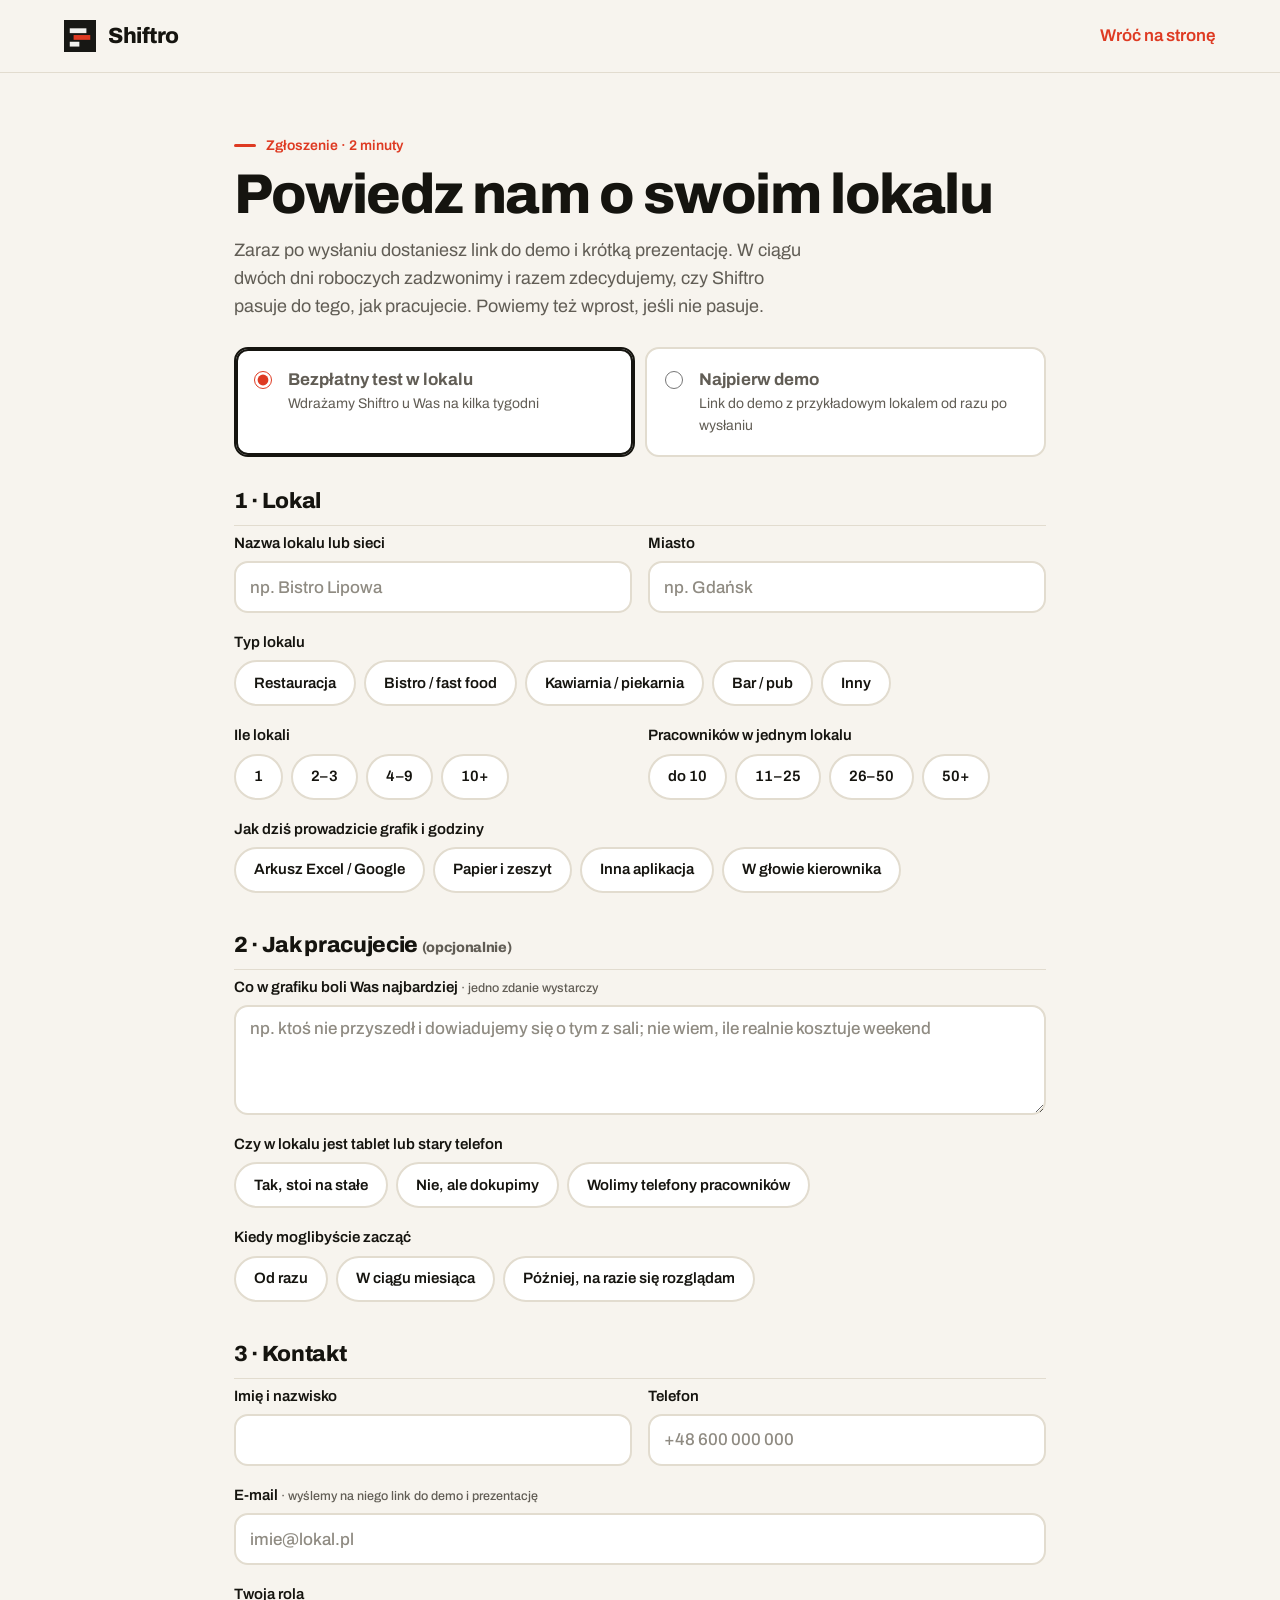
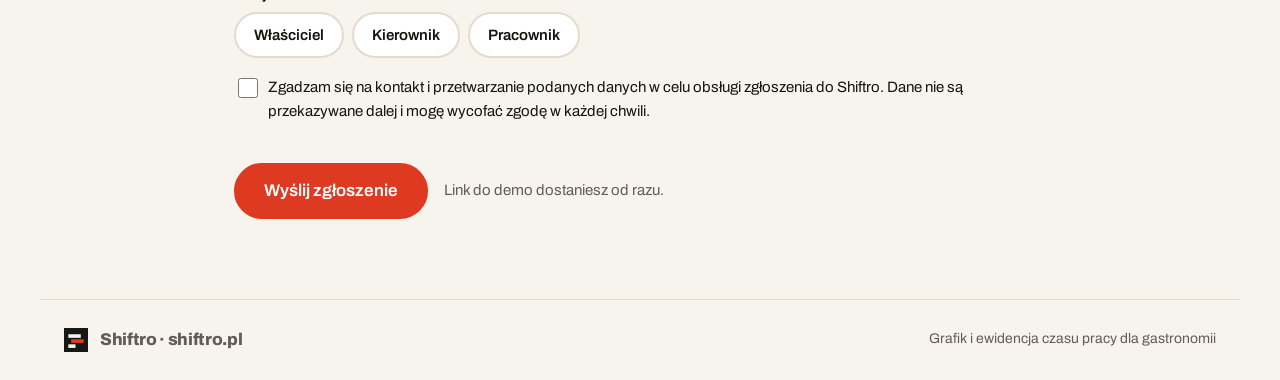
<file: ankieta.html>
<!doctype html>
<html lang="pl">
<head>
<meta charset="utf-8">
<meta name="viewport" content="width=device-width, initial-scale=1, viewport-fit=cover">
<title>Shiftro · Zgłoszenie</title>
<link rel="icon" href="shiftro-favicon.svg" type="image/svg+xml">
<link rel="preconnect" href="https://fonts.googleapis.com">
<link rel="preconnect" href="https://fonts.gstatic.com" crossorigin>
<link rel="stylesheet" href="https://fonts.googleapis.com/css2?family=Archivo:wght@400;500;600;700;800;900&display=swap">
<style>
:root { --canvas: #f7f4ee; --surface: #ffffff; --sunken: #efeae0; --ink: #15140f; --muted: #615d55; --line: #e2dccf; --soft: #e2dccf; --accent: #de3a22; --accent-dk: #b92e19; --ok: #1f7a4a; --ok-bg: #e2f3e9; --r: 14px; --f: "Archivo", "Helvetica Neue", Arial, sans-serif; --d: "Archivo", "Helvetica Neue", Arial, sans-serif; color-scheme: light; }
* { box-sizing: border-box; }
[hidden] { display: none !important; }
html, body { margin: 0; }
body { background: var(--canvas); color: var(--ink); font: 400 17px/1.55 var(--f); padding-top: env(safe-area-inset-top, 0px); padding-bottom: env(safe-area-inset-bottom, 0px); }
.wrap { max-width: 860px; margin: 0 auto; padding-inline: 24px; }
.nav { border-bottom: 1px solid var(--line); background: var(--canvas); }
.nav .wrap { max-width: 1200px; display: flex; align-items: center; min-height: 72px; gap: 16px; }
.logo { display: flex; align-items: center; gap: 12px; font: 800 22px var(--d); text-decoration: none; color: inherit; letter-spacing: -.02em; }
.logo .mark { display: block; flex: none; }
.back { margin-left: auto; font-weight: 600; color: var(--accent); text-decoration: none; }
h1 { font: 800 clamp(36px, 5.4vw, 56px)/1.02 var(--d); letter-spacing: -.025em; margin: 10px 0 14px; text-wrap: balance; }
.eyebrow { display: inline-flex; align-items: center; gap: 10px; font-size: 14px; font-weight: 600; color: var(--accent); margin: 0; }
.eyebrow::before { content: ""; width: 22px; height: 3px; background: currentColor; border-radius: 2px; }
.intro { padding-block: 56px 8px; }
.intro p.lead { margin: 0; max-width: 58ch; font-size: 18px; color: var(--muted); }
.mode { display: grid; grid-template-columns: 1fr 1fr; gap: 10px; margin-top: 26px; }
.card { display: grid; grid-template-columns: 24px 1fr; gap: 10px; padding: 18px; border: 2px solid var(--soft); border-radius: var(--r); background: var(--surface); cursor: pointer; }
.card input { margin: 4px 0 0; accent-color: var(--accent); width: 18px; height: 18px; }
.card b { display: block; font-size: 17px; } .card span { font-size: 14px; color: var(--muted); }
.card:has(input:checked) { border-color: var(--ink); box-shadow: inset 0 0 0 2px var(--ink); }
form { padding-block: 24px 80px; display: grid; gap: 40px; }
fieldset { border: 0; padding: 0; margin: 0; display: grid; gap: 18px; min-width: 0; }
legend { font: 800 22px var(--d); letter-spacing: -.015em; padding: 0 0 12px; border-bottom: 1px solid var(--line); width: 100%; margin-bottom: 6px; }
.grid { display: grid; grid-template-columns: 1fr 1fr; gap: 16px; }
.f { display: grid; gap: 6px; min-width: 0; }
.f > span, .q { font-size: 15px; font-weight: 600; }
.f > span small, .q small { font-weight: 500; color: var(--muted); }
input[type=text], input[type=email], input[type=tel], textarea { width: 100%; min-height: 52px; padding: 12px 14px; border: 2px solid var(--line); border-radius: var(--r); background: var(--surface); font: 500 17px var(--f); color: var(--ink); }
textarea { min-height: 110px; font-weight: 500; resize: vertical; }
input::placeholder, textarea::placeholder { color: #8f8b82; font-weight: 500; }
.chips { display: flex; flex-wrap: wrap; gap: 8px; }
.chips label { position: relative; }
.chips input { position: absolute; opacity: 0; width: 1px; height: 1px; }
.chips span { display: inline-flex; align-items: center; min-height: 46px; padding: 0 18px; border: 2px solid var(--soft); border-radius: 999px; background: var(--surface); font-weight: 600; font-size: 15px; cursor: pointer; }
.chips input:checked + span { background: var(--ink); border-color: var(--ink); color: #fff; }
.chips input:focus-visible + span { outline: 3px solid var(--accent); outline-offset: 2px; }
.consent { display: grid; grid-template-columns: 24px 1fr; gap: 10px; font-size: 15px; }
.consent input { width: 20px; height: 20px; margin-top: 2px; accent-color: var(--accent); }
.send { display: flex; flex-wrap: wrap; align-items: center; gap: 16px; }
.btn { display: inline-flex; align-items: center; gap: 10px; min-height: 56px; padding: 0 28px; border-radius: 999px; border: 2px solid var(--accent); background: var(--accent); color: #fff; font: 600 17px var(--f); cursor: pointer; text-decoration: none; }
.btn.ghost { background: var(--surface); color: var(--ink); border-color: var(--ink); }
.btn:focus-visible, input:focus-visible, textarea:focus-visible, a:focus-visible { outline: 3px solid var(--accent); outline-offset: 2px; }
.send p { margin: 0; font-size: 15px; color: var(--muted); }
.err { color: var(--accent); font-weight: 600; font-size: 15px; }
.opt { color: var(--muted); font-size: 14px; }
.done { padding-block: 72px 96px; display: grid; gap: 22px; }
.done .lead { margin: 0; max-width: 60ch; font-size: 18px; color: var(--muted); }
.next { display: grid; grid-template-columns: 1fr 1fr; gap: 12px; margin-top: 6px; }
.next a { display: grid; gap: 8px; align-content: start; padding: 22px; border-radius: var(--r); border: 2px solid var(--ink); background: var(--surface); color: var(--ink); text-decoration: none; }
.next a.main { background: var(--ink); color: #fff; }
.next a b { font: 800 22px var(--d); letter-spacing: -.015em; display: flex; align-items: center; justify-content: space-between; gap: 10px; }
.next a span { font-size: 15px; opacity: .8; }
.next a:hover b svg { transform: translateX(3px); }
.next svg { transition: transform .15s; flex: none; }
.plan-h { font: 800 22px var(--d); letter-spacing: -.015em; margin: 18px 0 0; }
.done li a { color: var(--accent); font-weight: 600; }
.btn:disabled { opacity: .6; cursor: progress; }
.kalk { margin: 22px 0 0; padding: 14px 18px; border-left: 3px solid var(--accent); background: var(--surface); border-radius: 0 var(--r) var(--r) 0; font-size: 15px; }
.hp { position: absolute; left: -9999px; width: 1px; height: 1px; overflow: hidden; }
.done .ok { width: 64px; height: 64px; border-radius: 50%; background: var(--ok-bg); color: var(--ok); display: grid; place-items: center; }
.done ol { margin: 0; padding: 0; list-style: none; display: grid; gap: 0; border: 1px solid var(--line); border-radius: var(--r); background: var(--surface); }
.done li { display: grid; grid-template-columns: 120px 1fr; gap: 14px; padding: 16px 18px; }
.done li + li { border-top: 1px solid var(--soft); }
.done li > b { color: var(--accent); }
footer .wrap { max-width: 1200px; display: flex; justify-content: space-between; flex-wrap: wrap; gap: 12px; padding-block: 28px; border-top: 1px solid var(--soft); font-size: 14px; color: var(--muted); }
@media (max-width: 640px) { .grid, .mode, .next { grid-template-columns: 1fr; } .done li { grid-template-columns: 1fr; gap: 2px; } }
</style>
</head>
<body>
<header class="nav"><div class="wrap"><a class="logo" href="index.html"><svg class="mark" width="32" height="32" viewBox="0 0 100 100" aria-hidden="true"><rect width="100" height="100" fill="#171714"/><rect x="18" y="26" width="52" height="15" fill="#F1F1EE"/><rect x="30" y="47" width="52" height="15" fill="#DE3A22"/><rect x="18" y="68" width="30" height="15" fill="#F1F1EE"/></svg>Shiftro</a><a class="back" href="index.html">Wróć na stronę</a></div></header>

<main>
  <div id="formview">
    <section class="intro wrap">
      <p class="eyebrow">Zgłoszenie · 2 minuty</p>
      <h1>Powiedz nam o swoim lokalu</h1>
      <p class="lead">Zaraz po wysłaniu dostaniesz link do demo i krótką prezentację. W ciągu dwóch dni roboczych zadzwonimy i razem zdecydujemy, czy Shiftro pasuje do tego, jak pracujecie. Powiemy też wprost, jeśli nie pasuje.</p>
      <p class="kalk" id="kalk" hidden></p>
      <div class="mode" role="radiogroup" aria-label="Czego szukasz">
        <label class="card"><input type="radio" name="mode" id="m-test" value="test" checked><span><b>Bezpłatny test w lokalu</b><span>Wdrażamy Shiftro u Was na kilka tygodni</span></span></label>
        <label class="card"><input type="radio" name="mode" id="m-demo" value="demo"><span><b>Najpierw demo</b><span>Link do demo z przykładowym lokalem od razu po wysłaniu</span></span></label>
      </div>
    </section>

    <form class="wrap" id="form" novalidate>
      <fieldset>
        <legend>1 · Lokal</legend>
        <div class="grid">
          <label class="f"><span>Nazwa lokalu lub sieci</span><input type="text" id="f-name" name="lokal" placeholder="np. Bistro Lipowa" required></label>
          <label class="f"><span>Miasto</span><input type="text" id="f-city" name="miasto" placeholder="np. Gdańsk" required></label>
        </div>
        <div class="f"><span class="q">Typ lokalu</span><div class="chips">
          <label><input type="radio" name="typ" id="t1" value="restauracja"><span>Restauracja</span></label><label><input type="radio" name="typ" id="t2" value="bistro"><span>Bistro / fast food</span></label><label><input type="radio" name="typ" id="t3" value="kawiarnia"><span>Kawiarnia / piekarnia</span></label><label><input type="radio" name="typ" id="t4" value="bar"><span>Bar / pub</span></label><label><input type="radio" name="typ" id="t5" value="inny"><span>Inny</span></label>
        </div></div>
        <div class="grid">
          <div class="f"><span class="q">Ile lokali</span><div class="chips"><label><input type="radio" name="lokale" id="l1" value="1"><span>1</span></label><label><input type="radio" name="lokale" id="l2" value="2-3"><span>2–3</span></label><label><input type="radio" name="lokale" id="l3" value="4-9"><span>4–9</span></label><label><input type="radio" name="lokale" id="l4" value="10+"><span>10+</span></label></div></div>
          <div class="f"><span class="q">Pracowników w jednym lokalu</span><div class="chips"><label><input type="radio" name="ludzie" id="p1" value="do 10"><span>do 10</span></label><label><input type="radio" name="ludzie" id="p2" value="11-25"><span>11–25</span></label><label><input type="radio" name="ludzie" id="p3" value="26-50"><span>26–50</span></label><label><input type="radio" name="ludzie" id="p4" value="50+"><span>50+</span></label></div></div>
        </div>
        <div class="f"><span class="q">Jak dziś prowadzicie grafik i godziny</span><div class="chips"><label><input type="radio" name="dzis" id="d1" value="arkusz"><span>Arkusz Excel / Google</span></label><label><input type="radio" name="dzis" id="d2" value="papier"><span>Papier i zeszyt</span></label><label><input type="radio" name="dzis" id="d3" value="aplikacja"><span>Inna aplikacja</span></label><label><input type="radio" name="dzis" id="d4" value="glowa"><span>W głowie kierownika</span></label></div></div>
      </fieldset>

      <fieldset>
        <legend>2 · Jak pracujecie <span class="opt">(opcjonalnie)</span></legend>
        <label class="f"><span>Co w grafiku boli Was najbardziej <small>· jedno zdanie wystarczy</small></span><textarea id="f-pain" name="bol" placeholder="np. ktoś nie przyszedł i dowiadujemy się o tym z sali; nie wiem, ile realnie kosztuje weekend"></textarea></label>
        <div class="f"><span class="q">Czy w lokalu jest tablet lub stary telefon</span><div class="chips"><label><input type="radio" name="tablet" id="b1" value="jest"><span>Tak, stoi na stałe</span></label><label><input type="radio" name="tablet" id="b2" value="dokupimy"><span>Nie, ale dokupimy</span></label><label><input type="radio" name="tablet" id="b3" value="telefony"><span>Wolimy telefony pracowników</span></label></div></div>
        <div class="f"><span class="q">Kiedy moglibyście zacząć</span><div class="chips"><label><input type="radio" name="kiedy" id="k1" value="od razu"><span>Od razu</span></label><label><input type="radio" name="kiedy" id="k2" value="w miesiac"><span>W ciągu miesiąca</span></label><label><input type="radio" name="kiedy" id="k3" value="pozniej"><span>Później, na razie się rozglądam</span></label></div></div>
      </fieldset>

      <fieldset>
        <legend>3 · Kontakt</legend>
        <div class="grid">
          <label class="f"><span>Imię i nazwisko</span><input type="text" id="f-person" name="osoba" autocomplete="name" required></label>
          <label class="f"><span>Telefon</span><input type="tel" id="f-tel" name="telefon" autocomplete="tel" placeholder="+48 600 000 000" required></label>
        </div>
        <label class="f"><span>E-mail <small>· wyślemy na niego link do demo i prezentację</small></span><input type="email" id="f-mail" name="email" autocomplete="email" placeholder="imie@lokal.pl" required></label>
        <input type="hidden" name="kalkulator" id="f-kalk">
        <label class="hp" aria-hidden="true">Firma<input type="text" name="firma" tabindex="-1" autocomplete="off"></label>
        <div class="f"><span class="q">Twoja rola</span><div class="chips"><label><input type="radio" name="rola" id="r1" value="wlasciciel"><span>Właściciel</span></label><label><input type="radio" name="rola" id="r2" value="kierownik"><span>Kierownik</span></label><label><input type="radio" name="rola" id="r3" value="pracownik"><span>Pracownik</span></label></div><span class="opt" id="emp" hidden>Skontaktujemy się z Tobą i poprosimy o zgodę pracodawcy, zanim cokolwiek uruchomimy.</span></div>
        <label class="consent"><input type="checkbox" id="f-ok" required><span>Zgadzam się na kontakt i przetwarzanie podanych danych w celu obsługi zgłoszenia do Shiftro. Dane nie są przekazywane dalej i mogę wycofać zgodę w każdej chwili.</span></label>
      </fieldset>

      <div class="send"><button class="btn" type="submit" id="go">Wyślij zgłoszenie</button><p>Link do demo dostaniesz od razu.</p></div>
      <p class="err" id="err" aria-live="polite" hidden></p>
    </form>
  </div>

  <section class="done wrap" id="doneview" hidden>
    <span class="ok"><svg width="34" height="34" viewBox="0 0 24 24" fill="none" stroke="currentColor" stroke-width="3"><path d="m5 12 5 5 9-10"/></svg></span>
    <p class="eyebrow">Zgłoszenie wysłane</p>
    <h1 id="done-h">Dziękujemy. Shiftro możesz zobaczyć już teraz</h1>
    <p class="lead" id="done-mail">Wysłaliśmy Ci list z linkiem do demo i prezentacją. Jeśli nie dotrze w kilka minut, zajrzyj do spamu albo zakładki Oferty.</p>
    <div class="next">
      <a class="main" href="https://demo.shiftro.pl" target="_blank" rel="noopener"><b>Wejdź do demo <svg width="22" height="22" viewBox="0 0 24 24" fill="none" stroke="currentColor" stroke-width="2.5" stroke-linecap="round" stroke-linejoin="round" aria-hidden="true"><path d="M5 12h14M13 6l6 6-6 6"/></svg></b><span>Prawdziwa aplikacja na przykładowej sieci lokali. Wybierz rolę: kierownik, tablet w lokalu albo telefon pracownika. Bez zakładania konta.</span></a>
      <a href="prezentacja.html" target="_blank"><b>Otwórz prezentację <svg width="22" height="22" viewBox="0 0 24 24" fill="none" stroke="currentColor" stroke-width="2.5" stroke-linecap="round" stroke-linejoin="round" aria-hidden="true"><path d="M5 12h14M13 6l6 6-6 6"/></svg></b><span>Pięć minut: co robi Shiftro, jak wygląda wdrożenie w jeden dzień i ile kosztuje.</span></a>
    </div>
    <h2 class="plan-h">Co dalej</h2>
    <ol>
      <li><b>1 · teraz</b><span>Demo i prezentacja, kiedy Ci wygodnie. Nic nie instalujesz.</span></li>
      <li><b>2 · do 2 dni</b><span id="done-2">Zadzwonimy na podany numer. 20 minut: zapytamy, jak dziś układacie grafik, pokażemy Shiftro na Waszych stanowiskach i powiemy wprost, czy pasuje.</span></li>
      <li><b>3 · test</b><span id="done-3">Jeśli pasuje: wdrożenie w jeden dzień, kilka tygodni testu za 0 zł, bez umowy na rok.</span></li>
    </ol>
    <a class="btn ghost" href="index.html" style="justify-self:start">Wróć na stronę</a>
  </section>
</main>

<footer><div class="wrap"><a class="logo" href="index.html" style="font-size:17px"><svg class="mark" width="24" height="24" viewBox="0 0 100 100" aria-hidden="true"><rect width="100" height="100" fill="#171714"/><rect x="18" y="26" width="52" height="15" fill="#F1F1EE"/><rect x="30" y="47" width="52" height="15" fill="#DE3A22"/><rect x="18" y="68" width="30" height="15" fill="#F1F1EE"/></svg>Shiftro · shiftro.pl</a><span>Grafik i ewidencja czasu pracy dla gastronomii</span></div></footer>

<script>
(function () {
  // Adres wdrożenia Google Apps Script (…/exec). Instalacja: formularz/README.md.
  var ENDPOINT = 'https://script.google.com/macros/s/AKfycbyQPsDW92jR2vL_xlN043t5zGj7I461iAclYQujvBSI-nQwPIL3EPV9BeNfheZJfRD72w/exec';
  // Opcjonalnie: link do kalendarza rezerwacji. Puste = bez przycisku „Umów termin”.
  var KALENDARZ = '';

  var $ = function (id) { return document.getElementById(id); };
  var esc = function (v) { return String(v).replace(/[&<>"]/g, function (c) { return { '&': '&amp;', '<': '&lt;', '>': '&gt;', '"': '&quot;' }[c]; }); };
  if (location.hash === '#demo') $('m-demo').checked = true;

  // Z kalkulatora na stronie (index.html#kalkulator): zaznaczone odpowiedzi i wynik do arkusza.
  var q = new URLSearchParams(location.search);
  ['lokale', 'ludzie', 'dzis'].forEach(function (n) {
    var v = q.get(n);
    document.querySelectorAll('input[name="' + n + '"]').forEach(function (r) { if (r.value === v) r.checked = true; });
  });
  if (q.get('kalk')) {
    $('f-kalk').value = q.get('kalk').slice(0, 300);
    var m = q.get('kalk').match(/^[^:]+: (\+[^/]+)\/mies\./);
    if (m) { $('kalk').hidden = false; $('kalk').textContent = 'Z kalkulatora wyszło około ' + m[1] + ' miesięcznie na plus. Na rozmowie sprawdzimy to na Waszych liczbach.'; }
  }
  document.querySelectorAll('input[name=rola]').forEach(function (r) { r.addEventListener('change', function () { $('emp').hidden = !$('r3').checked; }); });

  function blad(t) { $('err').hidden = false; $('err').textContent = t; }

  $('form').addEventListener('submit', function (e) {
    e.preventDefault();
    var miss = [];
    [['f-name', 'nazwę lokalu'], ['f-city', 'miasto'], ['f-person', 'imię i nazwisko'], ['f-tel', 'telefon'], ['f-mail', 'e-mail']].forEach(function (x) { if (!$(x[0]).value.trim()) miss.push(x[1]); });
    if (!$('f-ok').checked) miss.push('zgodę na kontakt');
    if (miss.length) return blad('Uzupełnij jeszcze: ' + miss.join(', ') + '.');
    if (!/^[^@\s]+@[^@\s]+\.[^@\s]+$/.test($('f-mail').value.trim())) return blad('Sprawdź adres e-mail — wyślemy na niego link do demo.');
    if (!ENDPOINT) return blad('Formularz nie jest jeszcze podłączony. Spróbuj później.');

    var demo = $('m-demo').checked;
    var dane = new URLSearchParams(new FormData($('form')));
    dane.set('mode', demo ? 'demo' : 'test');
    dane.set('zrodlo', (document.referrer || 'bezpośrednio') + (location.search ? ' ' + location.search : ''));

    $('err').hidden = true;
    $('go').disabled = true; $('go').textContent = 'Wysyłam…';
    fetch(ENDPOINT, { method: 'POST', body: dane })
      .then(function (r) { return r.json(); })
      .then(function (r) { if (!r.ok) throw new Error(r.blad || 'odrzucone'); pokaz(demo); })
      .catch(function () {
        blad('Nie udało się wysłać zgłoszenia. Sprawdź połączenie i spróbuj jeszcze raz.');
        $('go').disabled = false; $('go').textContent = 'Wyślij zgłoszenie';
      });
  });

  function pokaz(demo) {
    var imie = $('f-person').value.trim().split(/\s+/)[0];
    $('done-h').textContent = 'Dziękujemy, ' + imie + '. Shiftro możesz zobaczyć już teraz';
    $('done-mail').innerHTML = 'Na <b>' + esc($('f-mail').value.trim()) + '</b> wysłaliśmy list z linkiem do demo i prezentacją. Jeśli nie dotrze w kilka minut, zajrzyj do spamu albo zakładki Oferty.';
    $('done-2').innerHTML = 'Zadzwonimy na <b>' + esc($('f-tel').value.trim()) + '</b>. 20 minut: zapytamy, jak dziś układacie grafik, pokażemy Shiftro na Waszych stanowiskach i powiemy wprost, czy pasuje.' +
      (KALENDARZ ? ' <a href="' + esc(KALENDARZ) + '" target="_blank" rel="noopener">Wolisz sam wybrać termin?</a>' : '');
    if (demo) $('done-3').textContent = 'Jeśli zechcesz sprawdzić Shiftro u siebie: wdrożenie w jeden dzień, kilka tygodni testu za 0 zł, bez umowy na rok.';
    $('formview').hidden = true; $('doneview').hidden = false; window.scrollTo(0, 0);
  }
})();
</script>
</body>
</html>
</file>
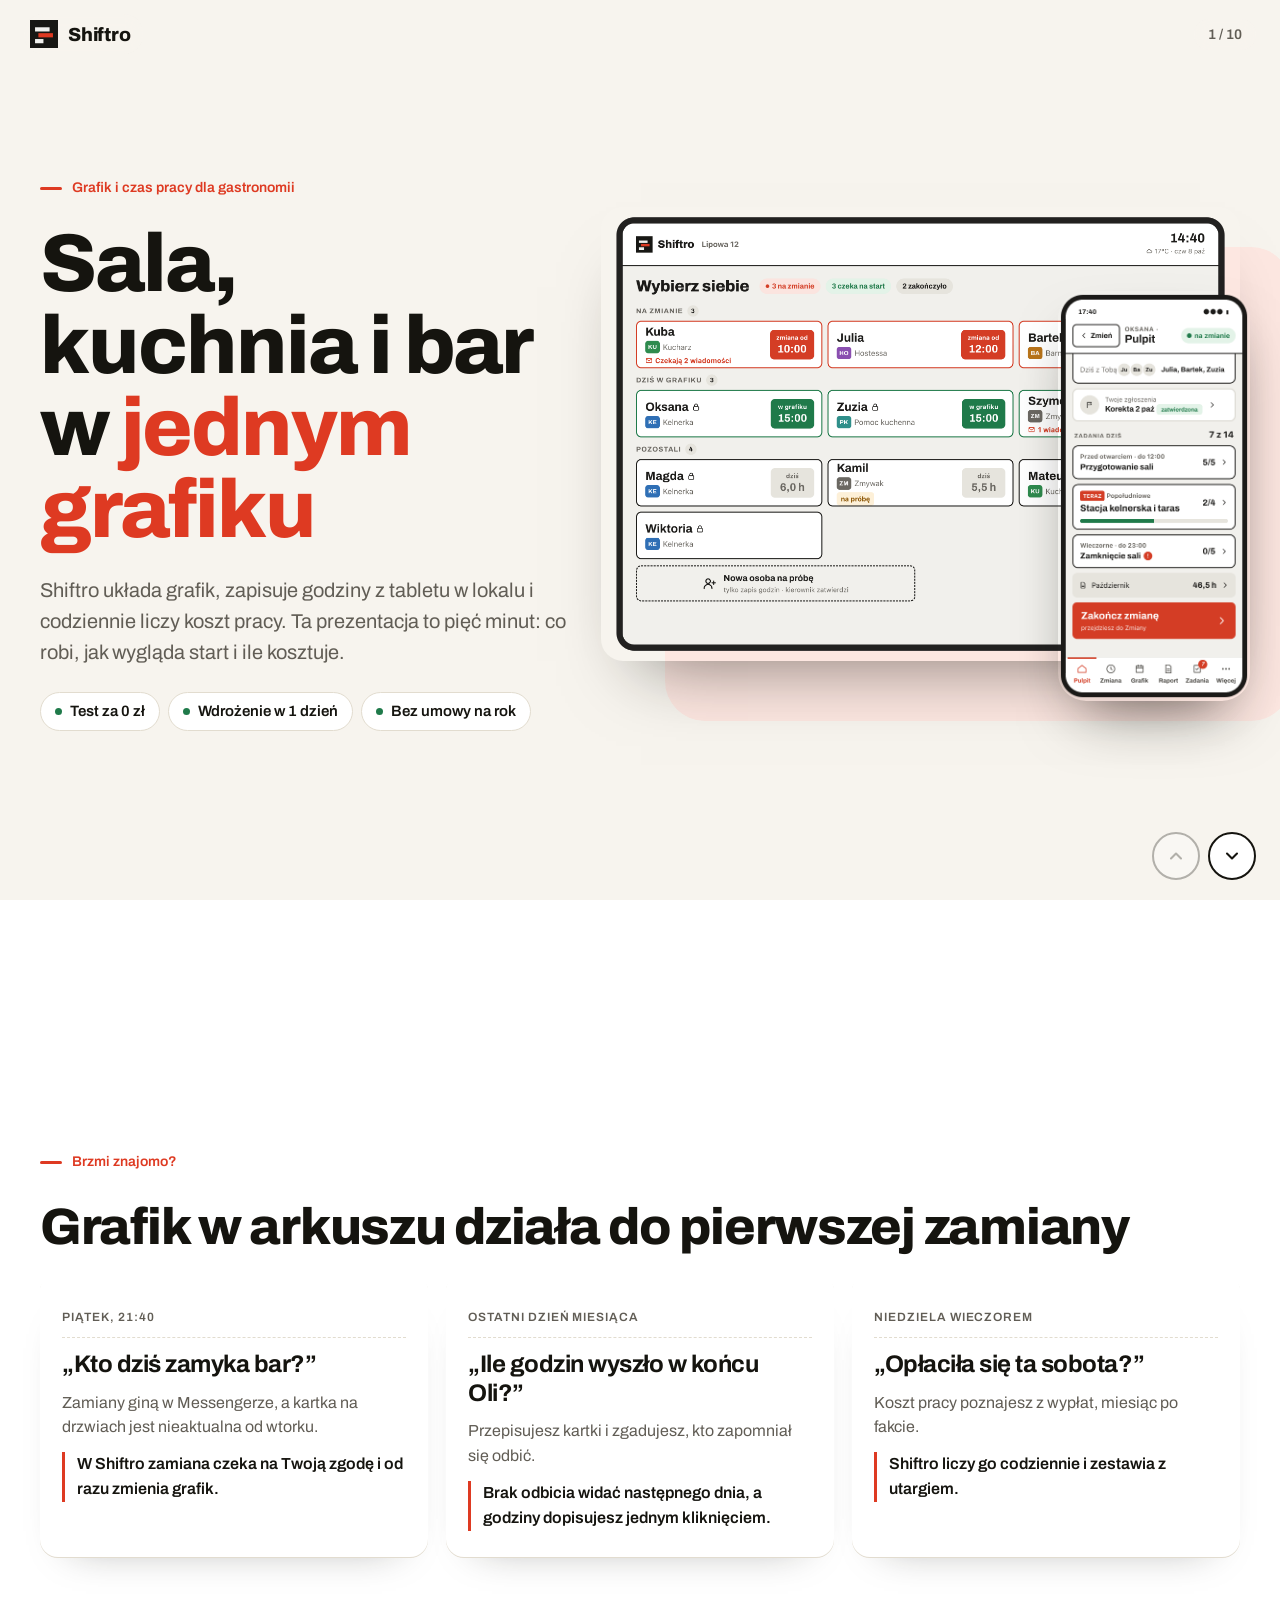
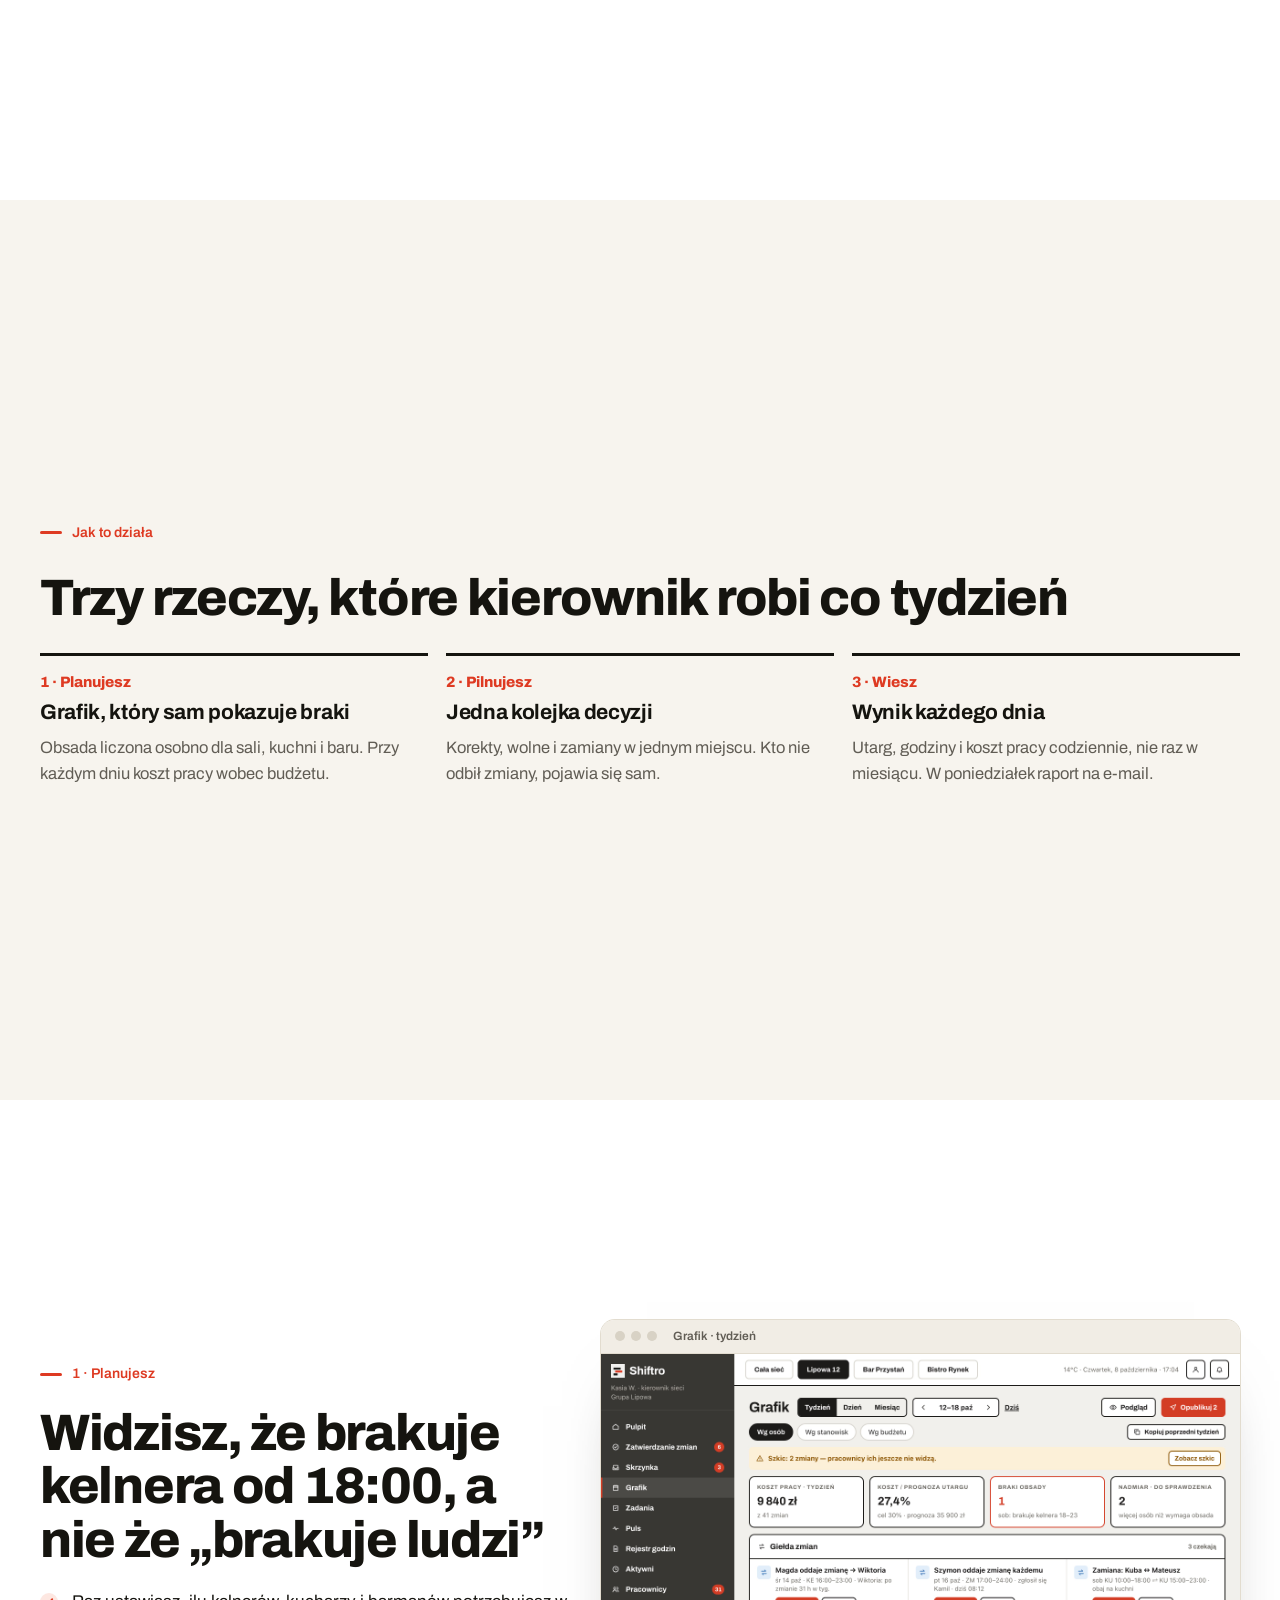
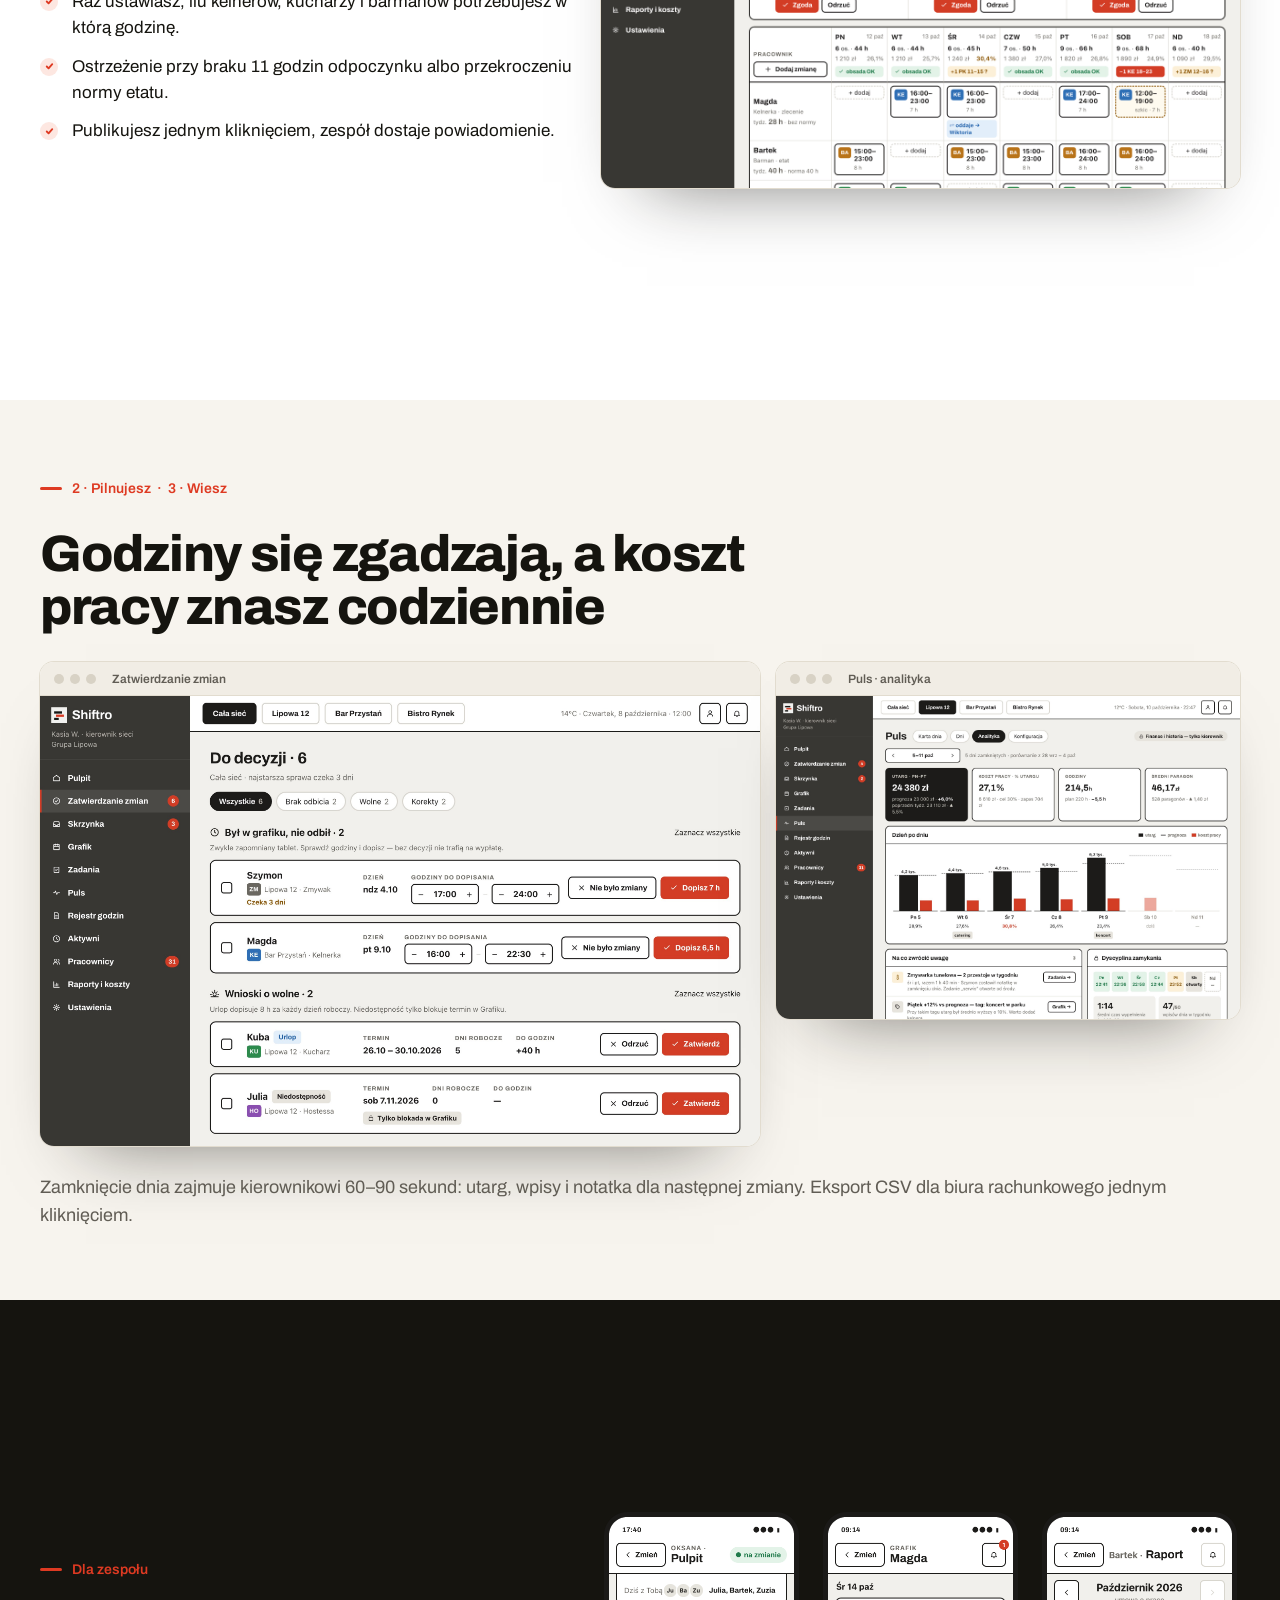
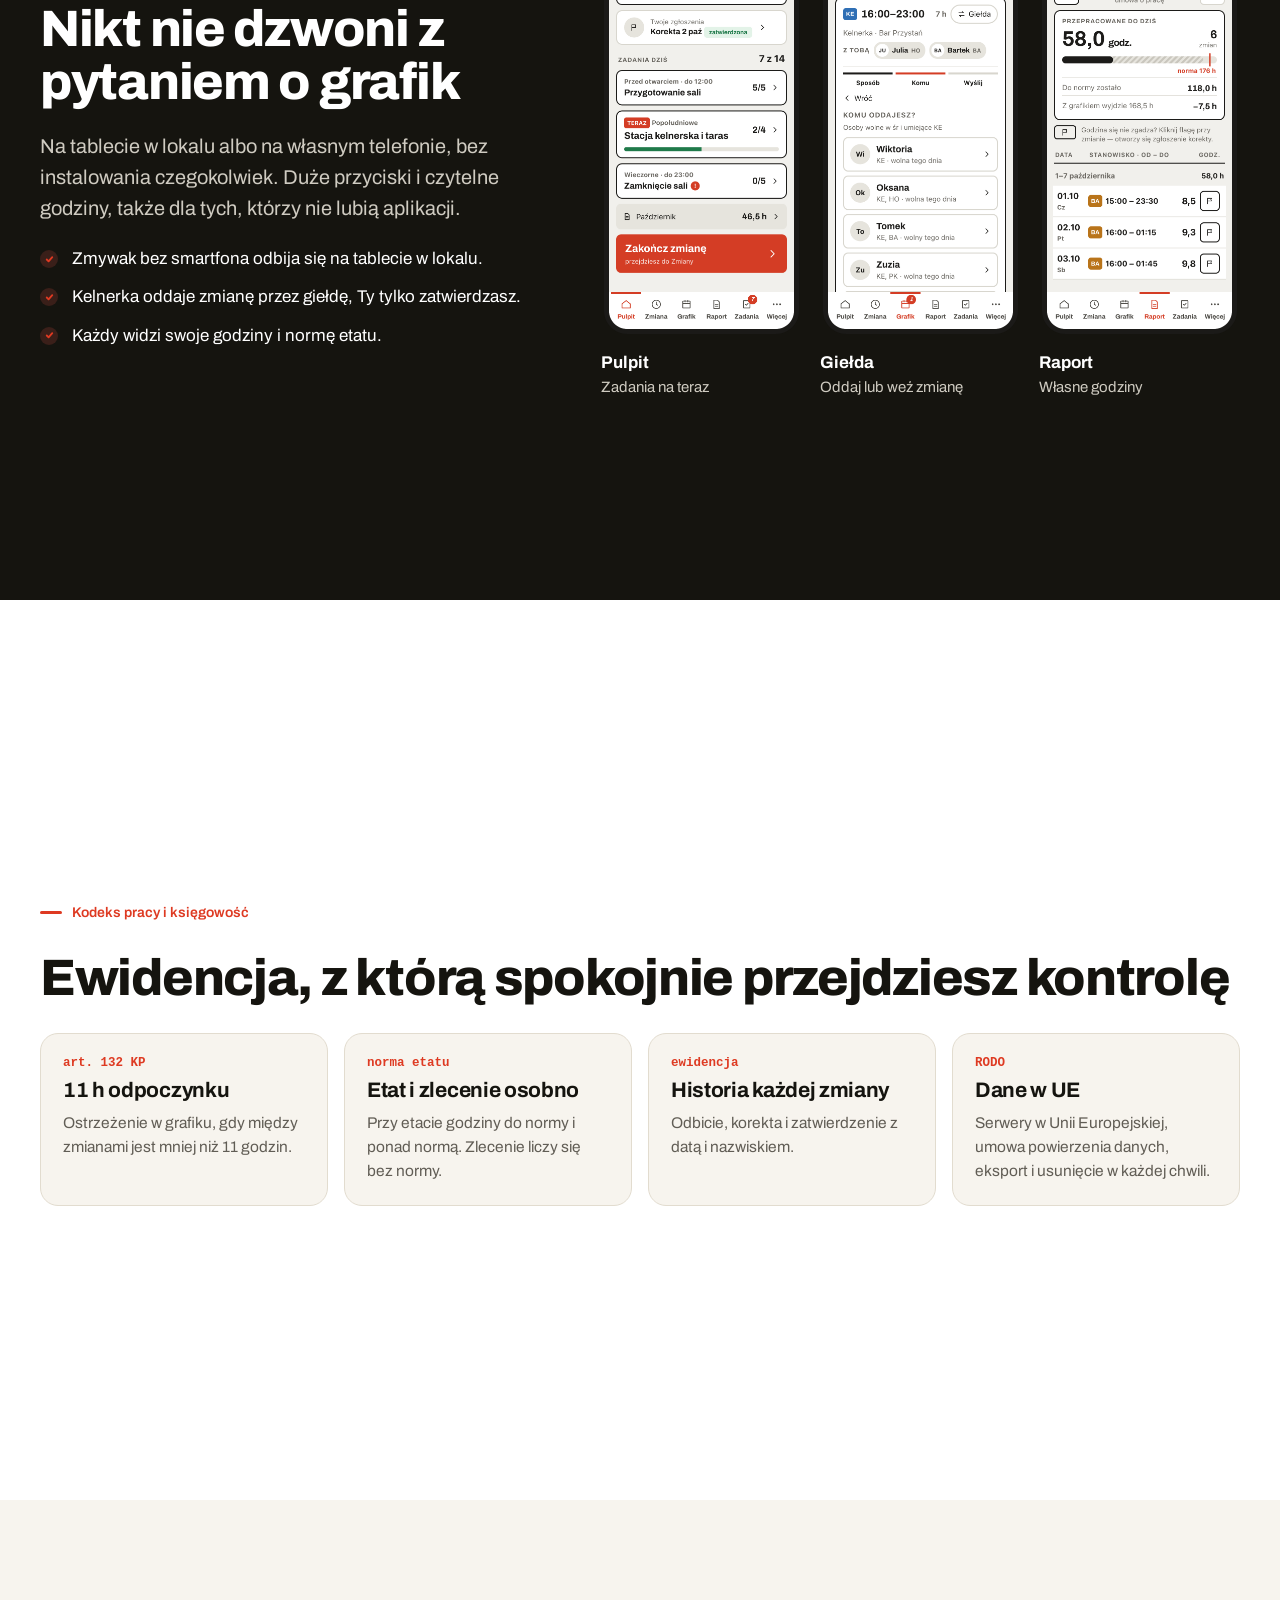
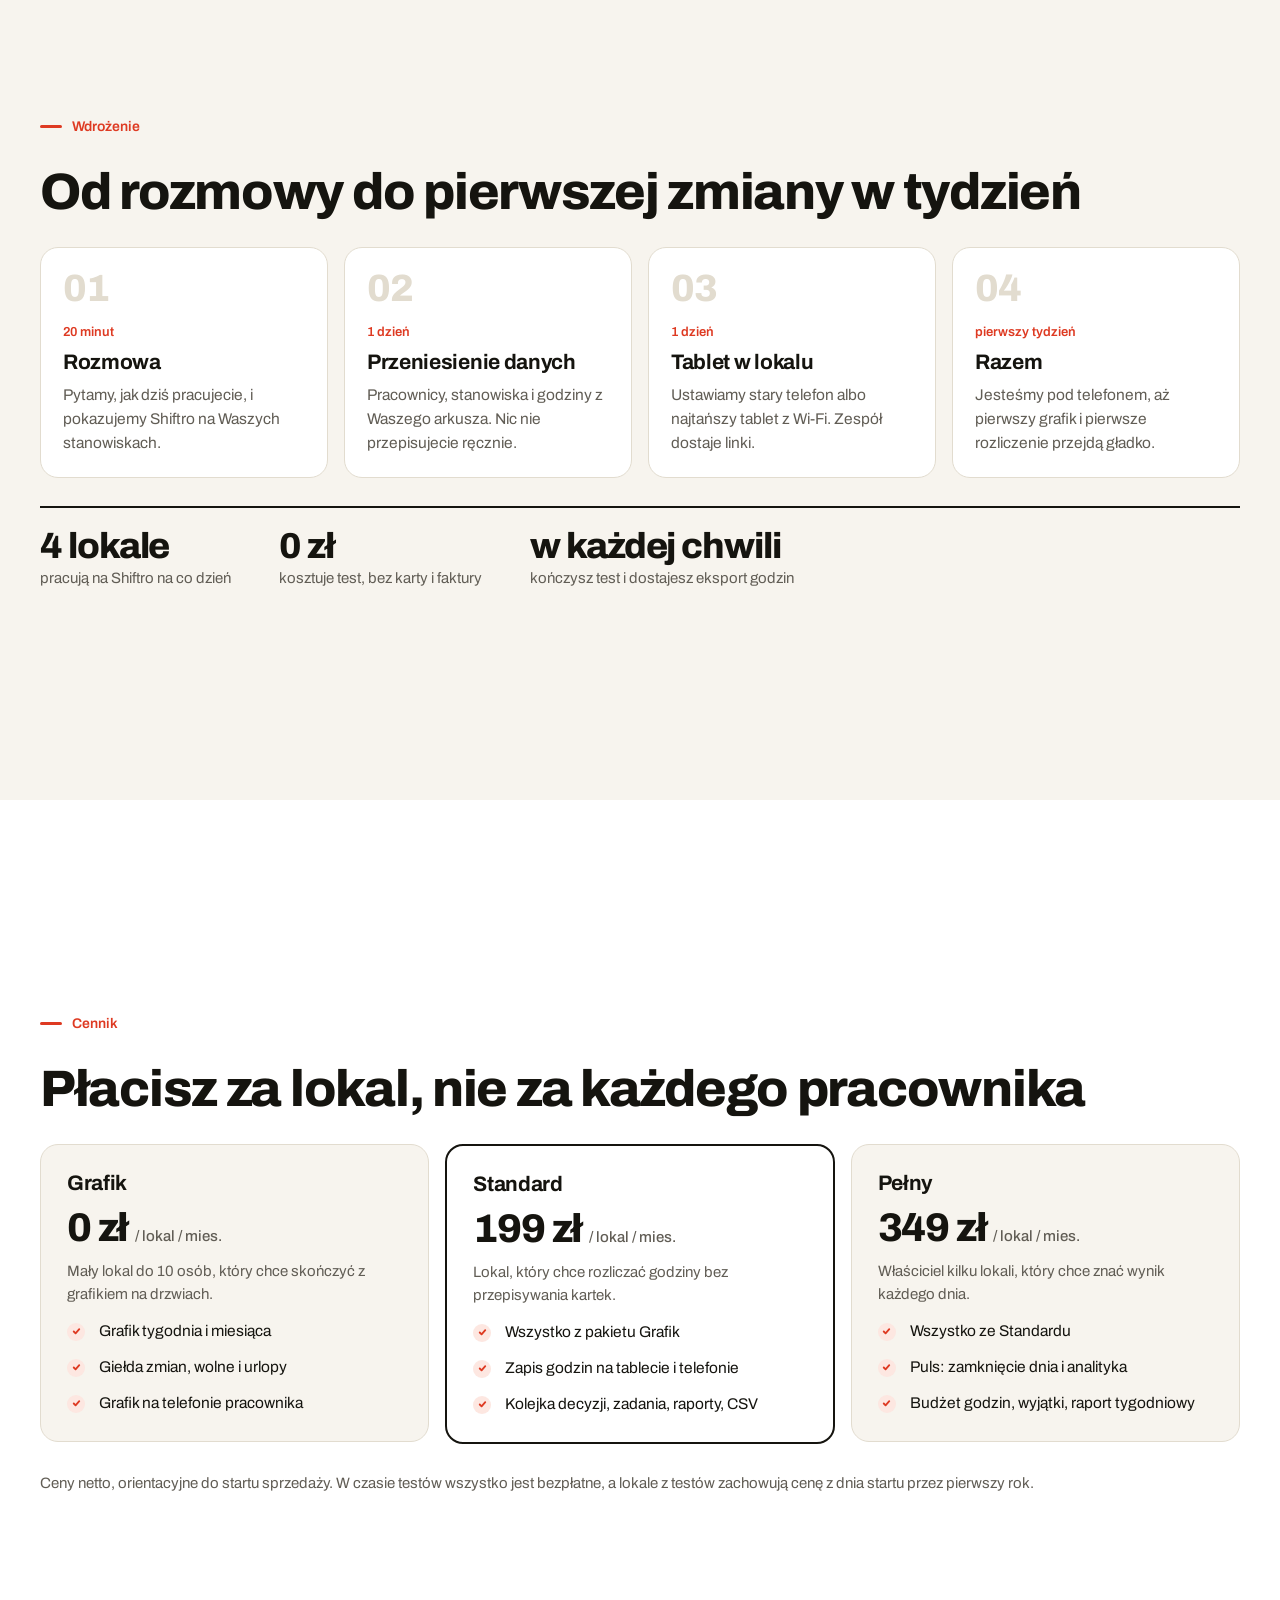
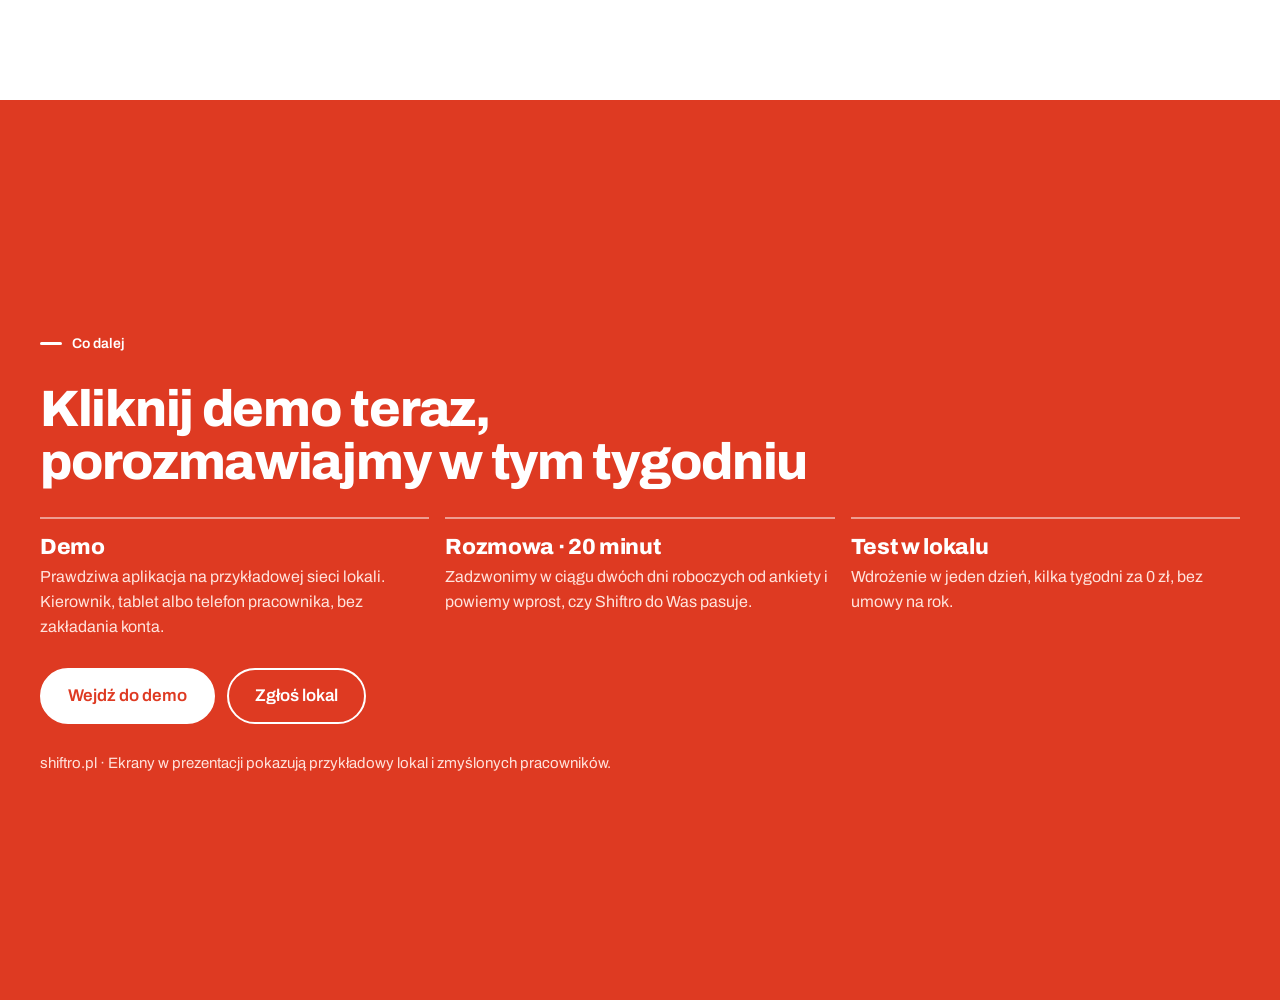
<file: prezentacja.html>
<!doctype html>
<html lang="pl">
<head>
<meta charset="utf-8">
<meta name="viewport" content="width=device-width, initial-scale=1, viewport-fit=cover">
<meta name="description" content="Shiftro w pięć minut: grafik, czas pracy i koszt pracy dla gastronomii. Jak działa, jak wygląda wdrożenie i ile kosztuje.">
<title>Shiftro · prezentacja</title>
<link rel="icon" href="shiftro-favicon.svg" type="image/svg+xml">
<link rel="preconnect" href="https://fonts.googleapis.com">
<link rel="preconnect" href="https://fonts.gstatic.com" crossorigin>
<link rel="stylesheet" href="https://fonts.googleapis.com/css2?family=Archivo:wght@400;500;600;700;800;900&display=swap">
<style>
/* Prezentacja dla klienta: link w liście po ankiecie i na ekranie podziękowania. Slajd = jeden ekran; druk = jedna strona A4 poziomo. */
:root {
  --paper: #f7f4ee; --surface: #ffffff; --ink: #15140f; --muted: #615d55; --line: #e2dccf;
  --accent: #de3a22; --accent-soft: #fde7e1; --ok: #1f7a4a; --night: #15140f; --night-line: #3a3832; --night-text: #cfcbc1;
  --KE: #2f6fb5; --HO: #8a4fb0; --BA: #b9741a; --KU: #2e8b4e; --PK: #2f8f8a; --ZM: #6b6862;
  --f: "Archivo", "Helvetica Neue", Arial, sans-serif; --r: 18px;
  color-scheme: light;
}
* { box-sizing: border-box; }
html { scroll-snap-type: y mandatory; scroll-behavior: smooth; }
@media (prefers-reduced-motion: reduce) { html { scroll-behavior: auto; } }
body { margin: 0; background: var(--paper); color: var(--ink); font: 400 18px/1.55 var(--f); -webkit-font-smoothing: antialiased; }
img { max-width: 100%; height: auto; display: block; }
p, h1, h2, h3 { margin: 0; }
h1, h2, h3 { text-wrap: balance; letter-spacing: -.025em; }
h1 { font-size: clamp(44px, 6.4vw, 84px); line-height: 1; font-weight: 800; }
h2 { font-size: clamp(30px, 4vw, 52px); line-height: 1.04; font-weight: 800; }
h3 { font-size: 21px; line-height: 1.2; font-weight: 700; letter-spacing: -.015em; }
h1 em, h2 em { font-style: normal; color: var(--accent); }
.kicker { display: inline-flex; align-items: center; gap: 10px; font-size: 14px; font-weight: 600; color: var(--accent); }
.kicker::before { content: ""; width: 22px; height: 3px; background: currentColor; border-radius: 2px; }
.lead { font-size: 20px; color: var(--muted); max-width: 52ch; }
.muted { color: var(--muted); }

.slide { min-height: 100vh; min-height: 100svh; scroll-snap-align: start; display: grid; align-items: center; padding: 72px 24px 64px; position: relative; }
.slide > .in { width: 100%; max-width: 1200px; margin: 0 auto; display: grid; gap: 28px; }
.slide.alt { background: var(--surface); }
.slide.dark { background: var(--night); color: #fff; }
.slide.dark .lead, .slide.dark .muted { color: var(--night-text); }
.slide.red { background: var(--accent); color: #fff; }
.split { display: grid; grid-template-columns: minmax(0, 1fr) minmax(0, 1.2fr); gap: 56px; align-items: center; }
.split.even { grid-template-columns: 1fr 1fr; }

/* górny pasek */
.top { position: fixed; inset: 0 0 auto 0; z-index: 10; display: flex; align-items: center; gap: 16px; padding: 14px 24px; pointer-events: none; }
.top > * { pointer-events: auto; }
.logo { display: flex; align-items: center; gap: 10px; font: 800 19px var(--f); letter-spacing: -.01em; text-decoration: none; color: inherit; background: color-mix(in srgb, var(--paper) 88%, transparent); padding: 6px 12px 6px 6px; border-radius: 999px; backdrop-filter: blur(8px); -webkit-backdrop-filter: blur(8px); }
.logo .mark { display: block; flex: none; }
.count { margin-left: auto; font: 600 14px var(--f); color: var(--muted); background: color-mix(in srgb, var(--paper) 88%, transparent); padding: 8px 14px; border-radius: 999px; backdrop-filter: blur(8px); -webkit-backdrop-filter: blur(8px); font-variant-numeric: tabular-nums; }
.navb { position: fixed; right: 24px; bottom: 20px; z-index: 10; display: flex; gap: 8px; }
.navb button { width: 48px; height: 48px; border-radius: 50%; border: 2px solid var(--ink); background: var(--surface); color: var(--ink); display: grid; place-items: center; cursor: pointer; }
.navb button:disabled { opacity: .3; cursor: default; }
button:focus-visible, a:focus-visible { outline: 3px solid var(--accent); outline-offset: 3px; }

.btn { display: inline-flex; align-items: center; gap: 10px; min-height: 56px; padding: 0 26px; border-radius: 999px; border: 2px solid currentColor; font: 600 17px var(--f); text-decoration: none; color: inherit; }
.btn.primary { background: var(--accent); border-color: var(--accent); color: #fff; }
.slide.red .btn.primary { background: #fff; border-color: #fff; color: var(--accent); }
.cta { display: flex; flex-wrap: wrap; gap: 12px; }

/* 1 · tytuł */
.vis { position: relative; padding-bottom: 40px; }
.vis::before { content: ""; position: absolute; inset: 8% -8% -4% 10%; background: var(--accent-soft); border-radius: 40px; z-index: -1; }
.vis .tab { border-radius: 22px; box-shadow: 0 40px 70px -40px rgba(21, 20, 15, .55); }
.vis .phone { position: absolute; right: -10px; bottom: 0; width: 30%; border-radius: 28px; box-shadow: 0 30px 60px -24px rgba(21, 20, 15, .6); }
.chips { display: flex; flex-wrap: wrap; gap: 8px; }
.chips span { display: inline-flex; align-items: center; gap: 8px; padding: 7px 14px; border-radius: 999px; background: var(--surface); border: 1px solid var(--line); font-size: 15px; font-weight: 600; }
.chips span::before { content: ""; width: 7px; height: 7px; border-radius: 50%; background: var(--ok); }

/* 2 · problem */
.bony { display: grid; grid-template-columns: repeat(3, 1fr); gap: 18px; }
.bon { background: var(--surface); border-radius: 6px 6px var(--r) var(--r); padding: 26px 22px; display: grid; gap: 12px; align-content: start; box-shadow: 0 1px 0 var(--line), 0 20px 40px -32px rgba(21, 20, 15, .4); }
.bon small { font-size: 12px; font-weight: 600; letter-spacing: .08em; text-transform: uppercase; color: var(--muted); border-bottom: 1px dashed var(--line); padding-bottom: 10px; }
.bon q { font: 700 24px/1.2 var(--f); letter-spacing: -.02em; quotes: "„" "”"; }
.bon p { color: var(--muted); font-size: 16px; }
.bon .fix { color: var(--ink); font-weight: 600; border-left: 3px solid var(--accent); padding-left: 12px; }

/* 3 · trzy rzeczy */
.three { display: grid; grid-template-columns: repeat(3, 1fr); gap: 18px; }
.three div { border-top: 3px solid var(--ink); padding-top: 18px; display: grid; gap: 10px; align-content: start; }
.three b { font: 800 15px var(--f); color: var(--accent); }
.three p { color: var(--muted); font-size: 16.5px; }

/* zrzuty */
.frame { border-radius: 14px; overflow: hidden; background: var(--surface); box-shadow: 0 0 0 1px var(--line), 0 40px 70px -46px rgba(21, 20, 15, .6); }
.frame .bar { display: flex; align-items: center; gap: 6px; height: 34px; padding: 0 14px; background: #f1ede5; border-bottom: 1px solid var(--line); font-size: 12px; font-weight: 600; color: var(--muted); }
.frame .bar i { width: 10px; height: 10px; border-radius: 50%; background: #d8d2c5; }
.frame .bar span { margin-left: 10px; }
.ticks { list-style: none; margin: 0; padding: 0; display: grid; gap: 12px; }
.ticks li { display: grid; grid-template-columns: 22px 1fr; gap: 10px; font-size: 17px; }
.ticks li::before { content: ""; width: 18px; height: 18px; margin-top: 4px; border-radius: 50%; background: var(--accent-soft) url("data:image/svg+xml,%3Csvg xmlns='http://www.w3.org/2000/svg' viewBox='0 0 24 24' fill='none' stroke='%23de3a22' stroke-width='4' stroke-linecap='round' stroke-linejoin='round'%3E%3Cpath d='m6 12 4 4 8-9'/%3E%3C/svg%3E") center / 11px no-repeat; }
.slide.dark .ticks li::before { background-color: #3a1f19; }
.duo { display: grid; grid-template-columns: 1.55fr 1fr; gap: 16px; align-items: start; }
.cap { font-size: 14px; color: var(--muted); margin-top: 12px; }

/* zespół */
.phones { display: grid; grid-template-columns: repeat(3, 1fr); gap: 18px; }
.phones figure { margin: 0; display: grid; gap: 12px; }
.phones img { border-radius: 26px; }
.phones figcaption { font-size: 15px; color: var(--night-text); }
.phones figcaption b { display: block; color: #fff; font-size: 17px; }

/* kodeks */
.law { display: grid; grid-template-columns: repeat(4, 1fr); gap: 16px; }
.law div { border: 1px solid var(--line); border-radius: var(--r); padding: 22px; display: grid; gap: 8px; align-content: start; background: var(--paper); }
.law code { font: 600 12.5px ui-monospace, Menlo, monospace; color: var(--accent); }
.law p { color: var(--muted); font-size: 15.5px; }

/* wdrożenie */
.steps { list-style: none; margin: 0; padding: 0; display: grid; grid-template-columns: repeat(4, 1fr); gap: 16px; counter-reset: s; }
.steps li { counter-increment: s; background: var(--surface); border: 1px solid var(--line); border-radius: var(--r); padding: 22px; display: grid; gap: 8px; align-content: start; }
.steps li::before { content: "0" counter(s); font: 800 38px/1 var(--f); color: var(--line); letter-spacing: -.03em; margin-bottom: 6px; }
.steps b { font-size: 13px; font-weight: 600; color: var(--accent); }
.steps p { color: var(--muted); font-size: 15.5px; }
.facts { display: flex; flex-wrap: wrap; gap: 28px 48px; border-top: 2px solid var(--ink); padding-top: 20px; }
.facts div b { display: block; font: 800 36px/1 var(--f); letter-spacing: -.03em; }
.facts div span { font-size: 15px; color: var(--muted); }

/* cennik */
.plans { display: grid; grid-template-columns: repeat(3, 1fr); gap: 16px; align-items: start; }
.plan { border: 1px solid var(--line); border-radius: var(--r); padding: 26px; display: grid; gap: 12px; background: var(--paper); }
.plan.hl { border: 2px solid var(--ink); background: var(--surface); }
.plan .price { font: 800 40px/1 var(--f); letter-spacing: -.03em; }
.plan .price small { font-size: 15px; font-weight: 500; color: var(--muted); letter-spacing: 0; }
.plan .for { font-size: 15px; color: var(--muted); }
.plan .ticks li { font-size: 15.5px; }
.note { font-size: 15px; color: var(--muted); }

/* finał */
.slide.red .kicker { color: #fff; }
.slide.red .lead { color: #ffe3dc; }
.final-steps { display: grid; grid-template-columns: repeat(3, 1fr); gap: 16px; }
.final-steps div { border-top: 2px solid rgba(255, 255, 255, .5); padding-top: 16px; display: grid; gap: 6px; align-content: start; }
.final-steps b { font: 800 22px var(--f); letter-spacing: -.015em; }
.final-steps span { font-size: 16px; color: #ffe3dc; }

@media (max-width: 960px) {
  html { scroll-snap-type: none; }
  .slide { min-height: 0; padding-block: 88px 64px; }
  .split, .split.even { grid-template-columns: 1fr; gap: 36px; }
  .bony, .three, .plans, .final-steps { grid-template-columns: 1fr; }
  .law, .steps { grid-template-columns: 1fr 1fr; }
  .navb { display: none; }
}
@media (max-width: 560px) {
  .law, .steps, .duo { grid-template-columns: 1fr; }
  .phones { grid-template-columns: repeat(3, minmax(0, 1fr)); gap: 10px; }
  .phones figcaption { font-size: 13px; }
}

@page { size: A4 landscape; margin: 0; }
@media print {
  html { scroll-snap-type: none; }
  body { font-size: 15px; }
  .top, .navb { display: none; }
  .slide { min-height: 0; height: 210mm; padding: 14mm 16mm; break-after: page; overflow: hidden; -webkit-print-color-adjust: exact; print-color-adjust: exact; }
  .slide > .in { gap: 18px; }
  h1 { font-size: 54px; } h2 { font-size: 34px; } .lead { font-size: 16px; }
  .phones img { max-height: 120mm; width: auto; margin: 0 auto; }
}
</style>
</head>
<body>

<div class="top">
  <a class="logo" href="index.html"><svg class="mark" width="28" height="28" viewBox="0 0 100 100" aria-hidden="true"><rect width="100" height="100" fill="#171714"/><rect x="18" y="26" width="52" height="15" fill="#F1F1EE"/><rect x="30" y="47" width="52" height="15" fill="#DE3A22"/><rect x="18" y="68" width="30" height="15" fill="#F1F1EE"/></svg>Shiftro</a>
  <span class="count" id="count" aria-live="polite">1 / 10</span>
</div>
<div class="navb"><button type="button" id="prev" aria-label="Poprzedni slajd"><svg width="20" height="20" viewBox="0 0 24 24" fill="none" stroke="currentColor" stroke-width="2.5" stroke-linecap="round" stroke-linejoin="round"><path d="m6 15 6-6 6 6"/></svg></button><button type="button" id="next" aria-label="Następny slajd"><svg width="20" height="20" viewBox="0 0 24 24" fill="none" stroke="currentColor" stroke-width="2.5" stroke-linecap="round" stroke-linejoin="round"><path d="m6 9 6 6 6-6"/></svg></button></div>

<main>
  <section class="slide" aria-label="Slajd 1: Shiftro">
    <div class="in split">
      <div style="display:grid;gap:24px">
        <p class="kicker">Grafik i czas pracy dla gastronomii</p>
        <h1>Sala, kuchnia i bar w <em>jednym grafiku</em></h1>
        <p class="lead">Shiftro układa grafik, zapisuje godziny z tabletu w lokalu i codziennie liczy koszt pracy. Ta prezentacja to pięć minut: co robi, jak wygląda start i ile kosztuje.</p>
        <div class="chips"><span>Test za 0 zł</span><span>Wdrożenie w 1 dzień</span><span>Bez umowy na rok</span></div>
      </div>
      <div class="vis">
        <img class="tab" src="img/tablet.png" width="1240" height="880" alt="Tablet w lokalu: ekran Wybierz siebie z pracownikami na zmianie i w grafiku">
        <img class="phone" src="img/tel-pulpit.png" width="400" height="855" alt="Telefon kelnerki w trakcie zmiany">
      </div>
    </div>
  </section>

  <section class="slide alt" aria-label="Slajd 2: problem">
    <div class="in">
      <p class="kicker">Brzmi znajomo?</p>
      <h2>Grafik w arkuszu działa do pierwszej zamiany</h2>
      <div class="bony">
        <article class="bon"><small>piątek, 21:40</small><q>Kto dziś zamyka bar?</q><p>Zamiany giną w Messengerze, a kartka na drzwiach jest nieaktualna od wtorku.</p><p class="fix">W Shiftro zamiana czeka na Twoją zgodę i od razu zmienia grafik.</p></article>
        <article class="bon"><small>ostatni dzień miesiąca</small><q>Ile godzin wyszło w końcu Oli?</q><p>Przepisujesz kartki i zgadujesz, kto zapomniał się odbić.</p><p class="fix">Brak odbicia widać następnego dnia, a godziny dopisujesz jednym kliknięciem.</p></article>
        <article class="bon"><small>niedziela wieczorem</small><q>Opłaciła się ta sobota?</q><p>Koszt pracy poznajesz z wypłat, miesiąc po fakcie.</p><p class="fix">Shiftro liczy go codziennie i zestawia z utargiem.</p></article>
      </div>
    </div>
  </section>

  <section class="slide" aria-label="Slajd 3: jak działa">
    <div class="in">
      <p class="kicker">Jak to działa</p>
      <h2>Trzy rzeczy, które kierownik robi co tydzień</h2>
      <div class="three">
        <div><b>1 · Planujesz</b><h3>Grafik, który sam pokazuje braki</h3><p>Obsada liczona osobno dla sali, kuchni i baru. Przy każdym dniu koszt pracy wobec budżetu.</p></div>
        <div><b>2 · Pilnujesz</b><h3>Jedna kolejka decyzji</h3><p>Korekty, wolne i zamiany w jednym miejscu. Kto nie odbił zmiany, pojawia się sam.</p></div>
        <div><b>3 · Wiesz</b><h3>Wynik każdego dnia</h3><p>Utarg, godziny i koszt pracy codziennie, nie raz w miesiącu. W poniedziałek raport na e-mail.</p></div>
      </div>
    </div>
  </section>

  <section class="slide alt" aria-label="Slajd 4: grafik">
    <div class="in split">
      <div style="display:grid;gap:22px">
        <p class="kicker">1 · Planujesz</p>
        <h2>Widzisz, że brakuje kelnera od 18:00, a nie że „brakuje ludzi”</h2>
        <ul class="ticks">
          <li>Raz ustawiasz, ilu kelnerów, kucharzy i barmanów potrzebujesz w którą godzinę.</li>
          <li>Ostrzeżenie przy braku 11 godzin odpoczynku albo przekroczeniu normy etatu.</li>
          <li>Publikujesz jednym kliknięciem, zespół dostaje powiadomienie.</li>
        </ul>
      </div>
      <div class="frame"><div class="bar"><i></i><i></i><i></i><span>Grafik · tydzień</span></div><img src="img/grafik.jpg" width="1400" height="952" loading="lazy" alt="Tygodniowy grafik lokalu z kosztem pracy dnia i brakiem kelnera w sobotę wieczorem"></div>
    </div>
  </section>

  <section class="slide" aria-label="Slajd 5: decyzje i analityka">
    <div class="in">
      <p class="kicker">2 · Pilnujesz &nbsp;·&nbsp; 3 · Wiesz</p>
      <h2>Godziny się zgadzają, a koszt pracy znasz codziennie</h2>
      <div class="duo">
        <div class="frame"><div class="bar"><i></i><i></i><i></i><span>Zatwierdzanie zmian</span></div><img src="img/decyzje.jpg" width="1400" height="875" loading="lazy" alt="Kolejka decyzji: brakujące odbicia, urlop, niedostępność"></div>
        <div class="frame"><div class="bar"><i></i><i></i><i></i><span>Puls · analityka</span></div><img src="img/puls.jpg" width="1400" height="972" loading="lazy" alt="Puls: utarg tygodnia i koszt pracy w procentach utargu"></div>
      </div>
      <p class="muted">Zamknięcie dnia zajmuje kierownikowi 60–90 sekund: utarg, wpisy i notatka dla następnej zmiany. Eksport CSV dla biura rachunkowego jednym kliknięciem.</p>
    </div>
  </section>

  <section class="slide dark" aria-label="Slajd 6: dla zespołu">
    <div class="in split">
      <div style="display:grid;gap:22px">
        <p class="kicker">Dla zespołu</p>
        <h2>Nikt nie dzwoni z pytaniem o grafik</h2>
        <p class="lead">Na tablecie w lokalu albo na własnym telefonie, bez instalowania czegokolwiek. Duże przyciski i czytelne godziny, także dla tych, którzy nie lubią aplikacji.</p>
        <ul class="ticks">
          <li>Zmywak bez smartfona odbija się na tablecie w lokalu.</li>
          <li>Kelnerka oddaje zmianę przez giełdę, Ty tylko zatwierdzasz.</li>
          <li>Każdy widzi swoje godziny i normę etatu.</li>
        </ul>
      </div>
      <div class="phones">
        <figure><img src="img/tel-pulpit.png" width="400" height="855" loading="lazy" alt="Pulpit pracownika na zmianie"><figcaption><b>Pulpit</b>Zadania na teraz</figcaption></figure>
        <figure><img src="img/tel-gielda.png" width="400" height="855" loading="lazy" alt="Giełda zmian"><figcaption><b>Giełda</b>Oddaj lub weź zmianę</figcaption></figure>
        <figure><img src="img/tel-raport.png" width="400" height="855" loading="lazy" alt="Raport godzin pracownika"><figcaption><b>Raport</b>Własne godziny</figcaption></figure>
      </div>
    </div>
  </section>

  <section class="slide alt" aria-label="Slajd 7: kodeks pracy">
    <div class="in">
      <p class="kicker">Kodeks pracy i księgowość</p>
      <h2>Ewidencja, z którą spokojnie przejdziesz kontrolę</h2>
      <div class="law">
        <div><code>art. 132 KP</code><h3>11 h odpoczynku</h3><p>Ostrzeżenie w grafiku, gdy między zmianami jest mniej niż 11 godzin.</p></div>
        <div><code>norma etatu</code><h3>Etat i zlecenie osobno</h3><p>Przy etacie godziny do normy i ponad normą. Zlecenie liczy się bez normy.</p></div>
        <div><code>ewidencja</code><h3>Historia każdej zmiany</h3><p>Odbicie, korekta i zatwierdzenie z datą i nazwiskiem.</p></div>
        <div><code>RODO</code><h3>Dane w UE</h3><p>Serwery w Unii Europejskiej, umowa powierzenia danych, eksport i usunięcie w każdej chwili.</p></div>
      </div>
    </div>
  </section>

  <section class="slide" aria-label="Slajd 8: wdrożenie">
    <div class="in">
      <p class="kicker">Wdrożenie</p>
      <h2>Od rozmowy do pierwszej zmiany w tydzień</h2>
      <ol class="steps">
        <li><b>20 minut</b><h3>Rozmowa</h3><p>Pytamy, jak dziś pracujecie, i pokazujemy Shiftro na Waszych stanowiskach.</p></li>
        <li><b>1 dzień</b><h3>Przeniesienie danych</h3><p>Pracownicy, stanowiska i godziny z Waszego arkusza. Nic nie przepisujecie ręcznie.</p></li>
        <li><b>1 dzień</b><h3>Tablet w lokalu</h3><p>Ustawiamy stary telefon albo najtańszy tablet z Wi-Fi. Zespół dostaje linki.</p></li>
        <li><b>pierwszy tydzień</b><h3>Razem</h3><p>Jesteśmy pod telefonem, aż pierwszy grafik i pierwsze rozliczenie przejdą gładko.</p></li>
      </ol>
      <div class="facts">
        <div><b>4 lokale</b><span>pracują na Shiftro na co dzień</span></div>
        <div><b>0 zł</b><span>kosztuje test, bez karty i faktury</span></div>
        <div><b>w każdej chwili</b><span>kończysz test i dostajesz eksport godzin</span></div>
      </div>
    </div>
  </section>

  <section class="slide alt" aria-label="Slajd 9: cennik">
    <div class="in">
      <p class="kicker">Cennik</p>
      <h2>Płacisz za lokal, nie za każdego pracownika</h2>
      <div class="plans">
        <div class="plan"><h3>Grafik</h3><div class="price">0 zł <small>/ lokal / mies.</small></div><p class="for">Mały lokal do 10 osób, który chce skończyć z grafikiem na drzwiach.</p><ul class="ticks"><li>Grafik tygodnia i miesiąca</li><li>Giełda zmian, wolne i urlopy</li><li>Grafik na telefonie pracownika</li></ul></div>
        <div class="plan hl"><h3>Standard</h3><div class="price">199 zł <small>/ lokal / mies.</small></div><p class="for">Lokal, który chce rozliczać godziny bez przepisywania kartek.</p><ul class="ticks"><li>Wszystko z pakietu Grafik</li><li>Zapis godzin na tablecie i telefonie</li><li>Kolejka decyzji, zadania, raporty, CSV</li></ul></div>
        <div class="plan"><h3>Pełny</h3><div class="price">349 zł <small>/ lokal / mies.</small></div><p class="for">Właściciel kilku lokali, który chce znać wynik każdego dnia.</p><ul class="ticks"><li>Wszystko ze Standardu</li><li>Puls: zamknięcie dnia i analityka</li><li>Budżet godzin, wyjątki, raport tygodniowy</li></ul></div>
      </div>
      <p class="note">Ceny netto, orientacyjne do startu sprzedaży. W czasie testów wszystko jest bezpłatne, a lokale z testów zachowują cenę z dnia startu przez pierwszy rok.</p>
    </div>
  </section>

  <section class="slide red" aria-label="Slajd 10: co dalej">
    <div class="in">
      <p class="kicker">Co dalej</p>
      <h2>Kliknij demo teraz, porozmawiajmy w tym tygodniu</h2>
      <div class="final-steps">
        <div><b>Demo</b><span>Prawdziwa aplikacja na przykładowej sieci lokali. Kierownik, tablet albo telefon pracownika, bez zakładania konta.</span></div>
        <div><b>Rozmowa · 20 minut</b><span>Zadzwonimy w ciągu dwóch dni roboczych od ankiety i powiemy wprost, czy Shiftro do Was pasuje.</span></div>
        <div><b>Test w lokalu</b><span>Wdrożenie w jeden dzień, kilka tygodni za 0 zł, bez umowy na rok.</span></div>
      </div>
      <div class="cta"><a class="btn primary" href="https://demo.shiftro.pl" target="_blank" rel="noopener">Wejdź do demo</a><a class="btn" href="ankieta.html">Zgłoś lokal</a></div>
      <p style="font-size:15px;color:#ffe3dc">shiftro.pl · Ekrany w prezentacji pokazują przykładowy lokal i zmyślonych pracowników.</p>
    </div>
  </section>
</main>

<script>
(function () {
  var slides = Array.prototype.slice.call(document.querySelectorAll('.slide'));
  var cur = 0;
  var count = document.getElementById('count'), prev = document.getElementById('prev'), next = document.getElementById('next');
  function ustaw(i) { cur = i; count.textContent = (i + 1) + ' / ' + slides.length; prev.disabled = i === 0; next.disabled = i === slides.length - 1; }
  function idz(i) { i = Math.max(0, Math.min(slides.length - 1, i)); slides[i].scrollIntoView({ block: 'start' }); ustaw(i); }
  var obs = new IntersectionObserver(function (wpisy) {
    wpisy.forEach(function (w) { if (w.isIntersecting) ustaw(slides.indexOf(w.target)); });
  }, { threshold: 0.55 });
  slides.forEach(function (s) { obs.observe(s); });
  prev.addEventListener('click', function () { idz(cur - 1); });
  next.addEventListener('click', function () { idz(cur + 1); });
  document.addEventListener('keydown', function (e) {
    if (e.metaKey || e.ctrlKey || e.altKey) return;
    if (['ArrowDown', 'ArrowRight', 'PageDown', ' '].indexOf(e.key) >= 0) { e.preventDefault(); idz(cur + 1); }
    if (['ArrowUp', 'ArrowLeft', 'PageUp'].indexOf(e.key) >= 0) { e.preventDefault(); idz(cur - 1); }
    if (e.key === 'Home') { e.preventDefault(); idz(0); }
    if (e.key === 'End') { e.preventDefault(); idz(slides.length - 1); }
  });
  ustaw(0);
})();
</script>
</body>
</html>
</file>
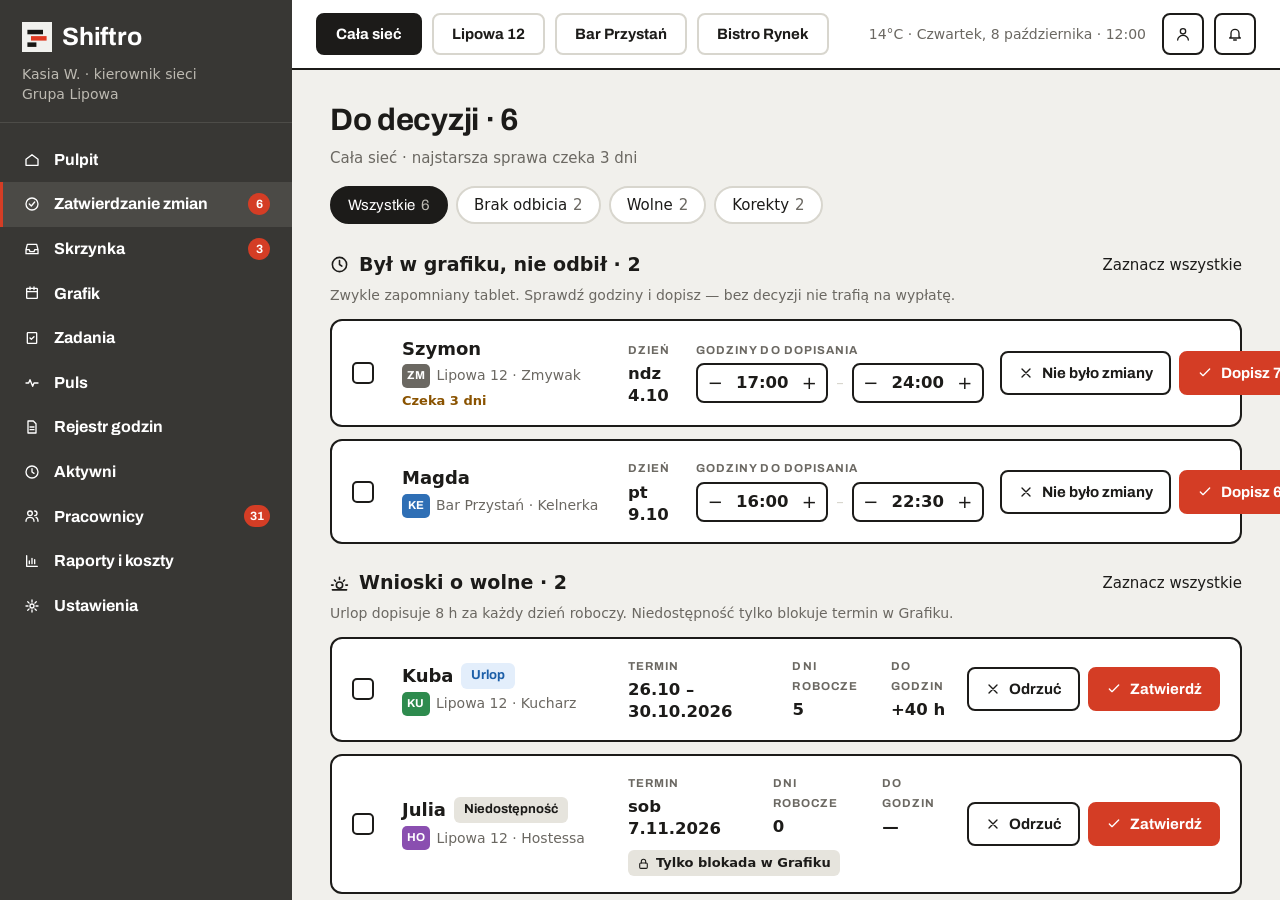
<file: mockups/decyzje.html>
<!doctype html>
<html lang="pl"><head><meta charset="utf-8"><link rel="stylesheet" href="app.css">
<style>
.sub { color: var(--muted); margin: 6px 0 18px; }
.f { display: flex; gap: 8px; margin-bottom: 28px; }
.sh { display: flex; align-items: center; gap: 10px; font-size: 19px; font-weight: 700; }
.sh a { margin-left: auto; font-size: 15px; font-weight: 400; }
.sd { color: var(--muted); font-size: 14px; margin: 8px 0 14px; }
.it { display: grid; grid-template-columns: 34px 210px 1fr auto; align-items: center; gap: 16px; padding: 16px 20px; margin-bottom: 12px; }
.cb { width: 22px; height: 22px; border: 2px solid var(--ink); border-radius: 5px; }
.who b { font-size: 18px; display: flex; align-items: center; gap: 8px; }
.who small { display: flex; align-items: center; gap: 6px; color: var(--muted); font-size: 14px; margin-top: 3px; }
.who em { font-style: normal; display: block; color: var(--warn); font-weight: 700; font-size: 13px; margin-top: 4px; }
.cols { display: flex; gap: 26px; align-items: flex-start; }
.cols b { display: block; font-size: 16.5px; margin-top: 4px; }
.lbl { font-size: 11.5px; }
.step { color: var(--ink); display: flex; align-items: center; height: 40px; border: 2px solid var(--ink); border-radius: 8px; }
.step span { width: 34px; text-align: center; font-size: 18px; }
.step b { width: 60px; text-align: center; margin: 0 !important; font-size: 16.5px; }
.tt { display: flex; align-items: center; gap: 8px; color: var(--soft); }
.acts { display: flex; gap: 8px; }
.acts .btn { height: 44px; }
.note { display: inline-flex; align-items: center; gap: 6px; background: var(--sunk); border-radius: 6px; padding: 4px 9px; font-size: 13px; font-weight: 700; margin-top: 10px; }
</style></head>
<body>
<main class="main" id="main">
  <h1 class="t">Do decyzji · 6</h1>
  <p class="sub">Cała sieć · najstarsza sprawa czeka 3 dni</p>
  <div class="f"><span class="chip on">Wszystkie <em>6</em></span><span class="chip">Brak odbicia <em>2</em></span><span class="chip">Wolne <em>2</em></span><span class="chip">Korekty <em>2</em></span></div>

  <div class="sh"><i data-i="clock" data-s="19"></i>Był w grafiku, nie odbił · 2<a>Zaznacz wszystkie</a></div>
  <p class="sd">Zwykle zapomniany tablet. Sprawdź godziny i dopisz — bez decyzji nie trafią na wypłatę.</p>
  <div class="card it"><span class="cb"></span><div class="who"><b>Szymon</b><small><span class="st ZM">ZM</span>Lipowa 12 · Zmywak</small><em>Czeka 3 dni</em></div>
    <div class="cols"><div><span class="lbl">Dzień</span><b>ndz 4.10</b></div><div><span class="lbl">Godziny do dopisania</span><div class="tt" style="margin-top:4px"><span class="step"><span>−</span><b>17:00</b><span>+</span></span>–<span class="step"><span>−</span><b>24:00</b><span>+</span></span></div></div></div>
    <div class="acts"><span class="btn"><i data-i="x"></i>Nie było zmiany</span><span class="btn red"><i data-i="chk"></i>Dopisz 7 h</span></div></div>
  <div class="card it"><span class="cb"></span><div class="who"><b>Magda</b><small><span class="st KE">KE</span>Bar Przystań · Kelnerka</small></div>
    <div class="cols"><div><span class="lbl">Dzień</span><b>pt 9.10</b></div><div><span class="lbl">Godziny do dopisania</span><div class="tt" style="margin-top:4px"><span class="step"><span>−</span><b>16:00</b><span>+</span></span>–<span class="step"><span>−</span><b>22:30</b><span>+</span></span></div></div></div>
    <div class="acts"><span class="btn"><i data-i="x"></i>Nie było zmiany</span><span class="btn red"><i data-i="chk"></i>Dopisz 6,5 h</span></div></div>

  <div class="sh" style="margin-top:26px"><i data-i="sun" data-s="19"></i>Wnioski o wolne · 2<a>Zaznacz wszystkie</a></div>
  <p class="sd">Urlop dopisuje 8 h za każdy dzień roboczy. Niedostępność tylko blokuje termin w Grafiku.</p>
  <div class="card it"><span class="cb"></span><div class="who"><b>Kuba <span class="pill info">Urlop</span></b><small><span class="st KU">KU</span>Lipowa 12 · Kucharz</small></div>
    <div class="cols"><div><span class="lbl">Termin</span><b>26.10 – 30.10.2026</b></div><div><span class="lbl">Dni robocze</span><b>5</b></div><div><span class="lbl">Do godzin</span><b>+40 h</b></div></div>
    <div class="acts"><span class="btn"><i data-i="x"></i>Odrzuć</span><span class="btn red"><i data-i="chk"></i>Zatwierdź</span></div></div>
  <div class="card it"><span class="cb"></span><div class="who"><b>Julia <span class="pill grey">Niedostępność</span></b><small><span class="st HO">HO</span>Lipowa 12 · Hostessa</small></div>
    <div><div class="cols"><div><span class="lbl">Termin</span><b>sob 7.11.2026</b></div><div><span class="lbl">Dni robocze</span><b>0</b></div><div><span class="lbl">Do godzin</span><b>—</b></div></div><span class="note"><i data-i="lock" data-s="13"></i>Tylko blokada w Grafiku</span></div>
    <div class="acts"><span class="btn"><i data-i="x"></i>Odrzuć</span><span class="btn red"><i data-i="chk"></i>Zatwierdź</span></div></div>
</main>
<script src="app.js"></script>
<script>panel({ active: 'Zatwierdzanie zmian', loc: 'Cała sieć', meta: '14°C · Czwartek, 8 października · 12:00', counts: { decyzje: 6, skrzynka: 3, ludzie: 31 } });</script>
</body></html>
</file>
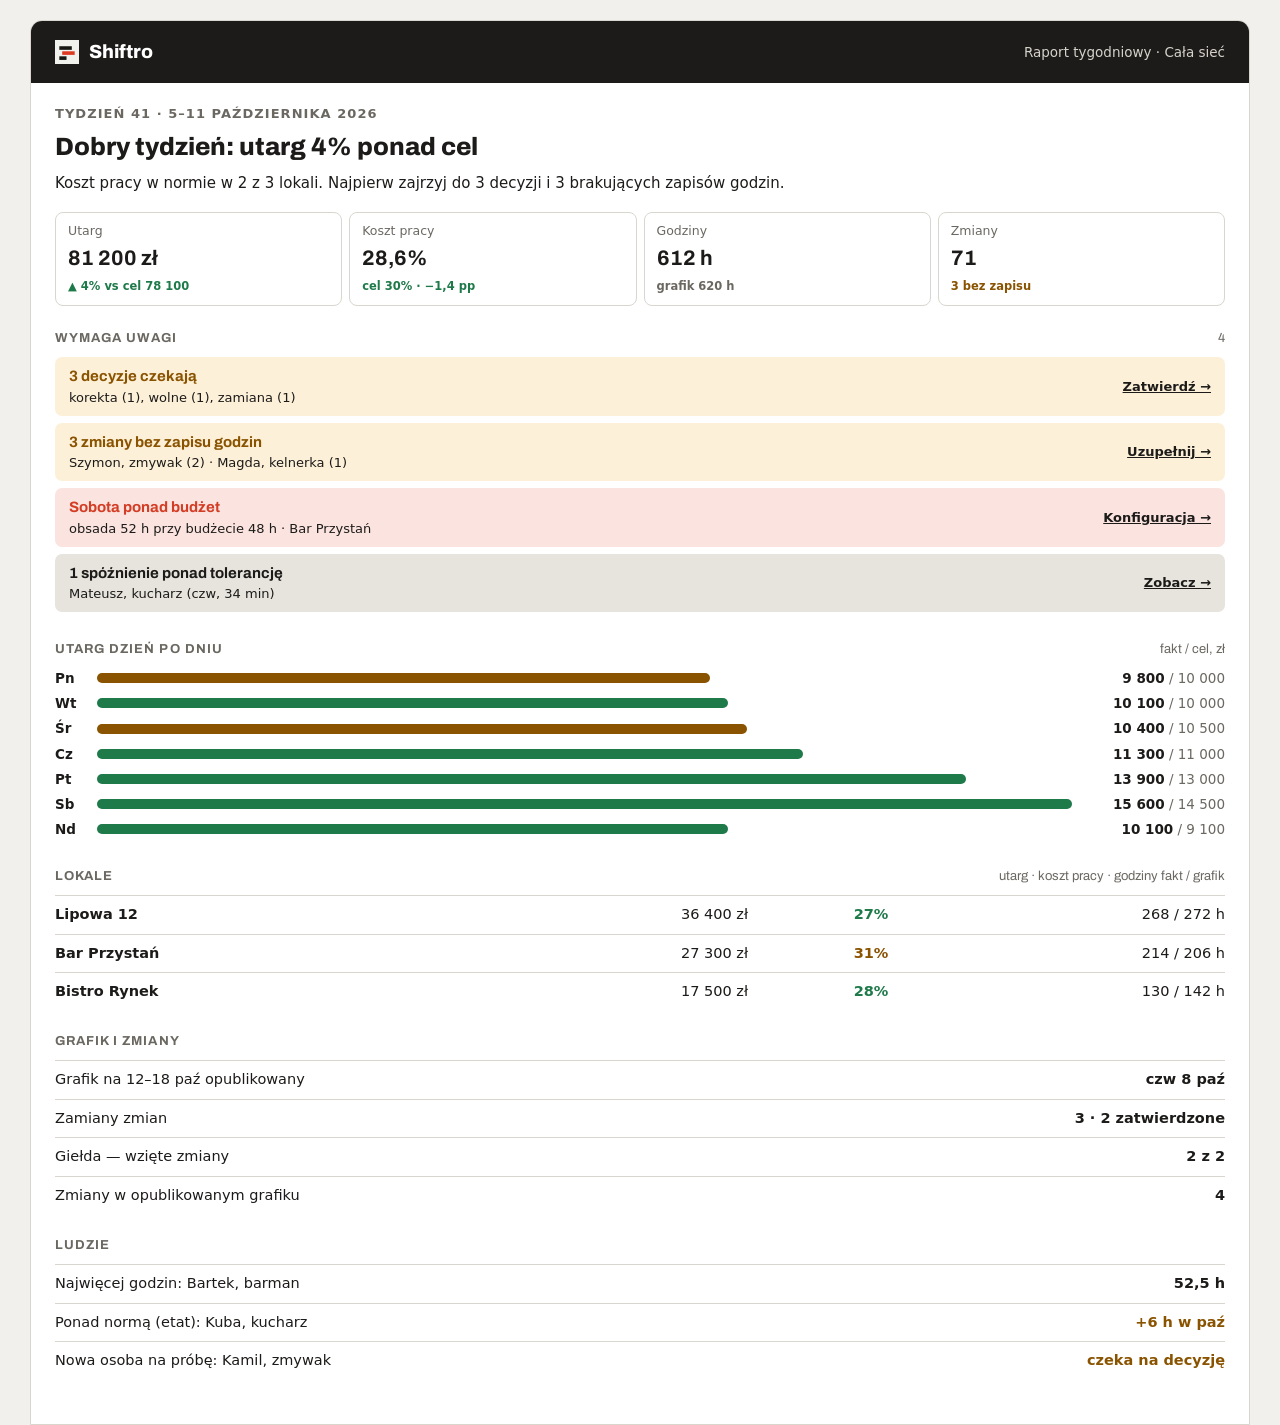
<file: mockups/email.html>
<!doctype html>
<html lang="pl"><head><meta charset="utf-8"><link rel="stylesheet" href="app.css">
<style>
body { padding: 20px 30px 0; }
.m { background: #fff; border-radius: 12px 12px 0 0; border: 1px solid var(--soft); overflow: hidden; }
.hd { background: var(--ink); color: #fff; display: flex; align-items: center; padding: 18px 24px; gap: 10px; }
.hd b { font-size: 19px; } .hd span.t { margin-left: auto; font-size: 13.5px; color: #d6d3cb; }
.hd b, h1, .k4 b, .al b, .sec { font-family: "Archivo", sans-serif; } .hd b, h1 { font-weight: 800; }
.in { padding: 22px 24px; }
.wk { font-size: 13px; font-weight: 700; letter-spacing: .08em; color: var(--muted); }
h1 { font-size: 25px; margin: 8px 0 8px; }
.lead { font-size: 15px; line-height: 1.5; }
.k4 { display: grid; grid-template-columns: repeat(4, 1fr); gap: 7px; margin: 18px 0 24px; }
.k4 div { border: 1px solid var(--soft); border-radius: 8px; padding: 10px 12px; }
.k4 small { font-size: 12.5px; color: var(--muted); display: block; }
.k4 b { font-size: 21px; display: block; margin: 4px 0 2px; }
.k4 em { font-style: normal; font-size: 11.5px; font-weight: 700; }
.sec { display: flex; justify-content: space-between; font-size: 13px; font-weight: 700; letter-spacing: .08em; color: var(--muted); margin: 0 0 10px; }
.sec span { letter-spacing: 0; font-weight: 400; }
.al { border-radius: 7px; padding: 9px 14px; display: flex; align-items: center; justify-content: space-between; margin-bottom: 7px; background: var(--warnbg); }
.al b { display: block; color: var(--warn); font-size: 15px; } .al small { font-size: 13px; }
.al a { font-weight: 700; text-decoration: underline; font-size: 13px; }
.al.r { background: var(--badbg); } .al.r b { color: var(--red); }
.al.g { background: var(--sunk); } .al.g b { color: var(--ink); }
.rv { display: grid; grid-template-columns: 34px 1fr 120px; align-items: center; gap: 8px; font-size: 13.5px; margin-bottom: 7px; }
.rv i { display: block; height: 10px; border-radius: 5px; background: var(--ok); }
.rv i.w { background: var(--warn); }
.rv span { text-align: right; color: var(--muted); }
.rv span b { color: var(--ink); }
.tb { width: 100%; border-collapse: collapse; font-size: 14.5px; margin-bottom: 22px; }
.tb td { padding: 9px 0; border-top: 1px solid var(--soft); }
.tb td:not(:first-child) { text-align: right; }
.gap { height: 22px; }
</style></head>
<body>
<div class="m">
  <div class="hd"><i data-mark="dark" data-s="24"></i><b>Shiftro</b><span class="t">Raport tygodniowy · Cała sieć</span></div>
  <div class="in">
    <div class="wk">TYDZIEŃ 41 · 5–11 PAŹDZIERNIKA 2026</div>
    <h1>Dobry tydzień: utarg 4% ponad cel</h1>
    <p class="lead">Koszt pracy w normie w 2 z 3 lokali. Najpierw zajrzyj do 3 decyzji i 3 brakujących zapisów godzin.</p>
    <div class="k4">
      <div><small>Utarg</small><b>81 200 zł</b><em class="okc">▲ 4% vs cel 78 100</em></div>
      <div><small>Koszt pracy</small><b>28,6%</b><em class="okc">cel 30% · −1,4 pp</em></div>
      <div><small>Godziny</small><b>612 h</b><em class="mut">grafik 620 h</em></div>
      <div><small>Zmiany</small><b>71</b><em class="warnc">3 bez zapisu</em></div>
    </div>

    <div class="sec">WYMAGA UWAGI<span>4</span></div>
    <div class="al"><div><b>3 decyzje czekają</b><small>korekta (1), wolne (1), zamiana (1)</small></div><a>Zatwierdź →</a></div>
    <div class="al"><div><b>3 zmiany bez zapisu godzin</b><small>Szymon, zmywak (2) · Magda, kelnerka (1)</small></div><a>Uzupełnij →</a></div>
    <div class="al r"><div><b>Sobota ponad budżet</b><small>obsada 52 h przy budżecie 48 h · Bar Przystań</small></div><a>Konfiguracja →</a></div>
    <div class="al g"><div><b>1 spóźnienie ponad tolerancję</b><small>Mateusz, kucharz (czw, 34 min)</small></div><a>Zobacz →</a></div>

    <div class="gap"></div>
    <div class="sec">UTARG DZIEŃ PO DNIU<span>fakt / cel, zł</span></div>
    <div id="rv"></div>

    <div class="gap"></div>
    <div class="sec">LOKALE<span>utarg · koszt pracy · godziny fakt / grafik</span></div>
    <table class="tb">
      <tr><td><b>Lipowa 12</b></td><td>36 400 zł</td><td class="okc"><b>27%</b></td><td>268 / 272 h</td></tr>
      <tr><td><b>Bar Przystań</b></td><td>27 300 zł</td><td class="warnc"><b>31%</b></td><td>214 / 206 h</td></tr>
      <tr><td><b>Bistro Rynek</b></td><td>17 500 zł</td><td class="okc"><b>28%</b></td><td>130 / 142 h</td></tr>
    </table>

    <div class="sec">GRAFIK I ZMIANY</div>
    <table class="tb">
      <tr><td>Grafik na 12–18 paź opublikowany</td><td><b>czw 8 paź</b></td></tr>
      <tr><td>Zamiany zmian</td><td><b>3 · 2 zatwierdzone</b></td></tr>
      <tr><td>Giełda — wzięte zmiany</td><td><b>2 z 2</b></td></tr>
      <tr><td>Zmiany w opublikowanym grafiku</td><td><b>4</b></td></tr>
    </table>

    <div class="sec">LUDZIE</div>
    <table class="tb">
      <tr><td>Najwięcej godzin: Bartek, barman</td><td><b>52,5 h</b></td></tr>
      <tr><td>Ponad normą (etat): Kuba, kucharz</td><td class="warnc"><b>+6 h w paź</b></td></tr>
      <tr><td>Nowa osoba na próbę: Kamil, zmywak</td><td class="warnc"><b>czeka na decyzję</b></td></tr>
    </table>
  </div>
</div>
<script src="app.js"></script>
<script>
var R = [['Pn', 9800, 10000], ['Wt', 10100, 10000], ['Śr', 10400, 10500], ['Cz', 11300, 11000], ['Pt', 13900, 13000], ['Sb', 15600, 14500], ['Nd', 10100, 9100]];
var f = function (n) { return String(n).replace(/\B(?=(\d{3})+$)/g, ' '); };
document.getElementById('rv').innerHTML = R.map(function (r) {
  return '<div class="rv"><b>' + r[0] + '</b><div><i class="' + (r[1] < r[2] ? 'w' : '') + '" style="width:' + (r[1] / 16000 * 100) + '%"></i></div><span><b>' + f(r[1]) + '</b> / ' + f(r[2]) + '</span></div>';
}).join('');
</script>
</body></html>
</file>
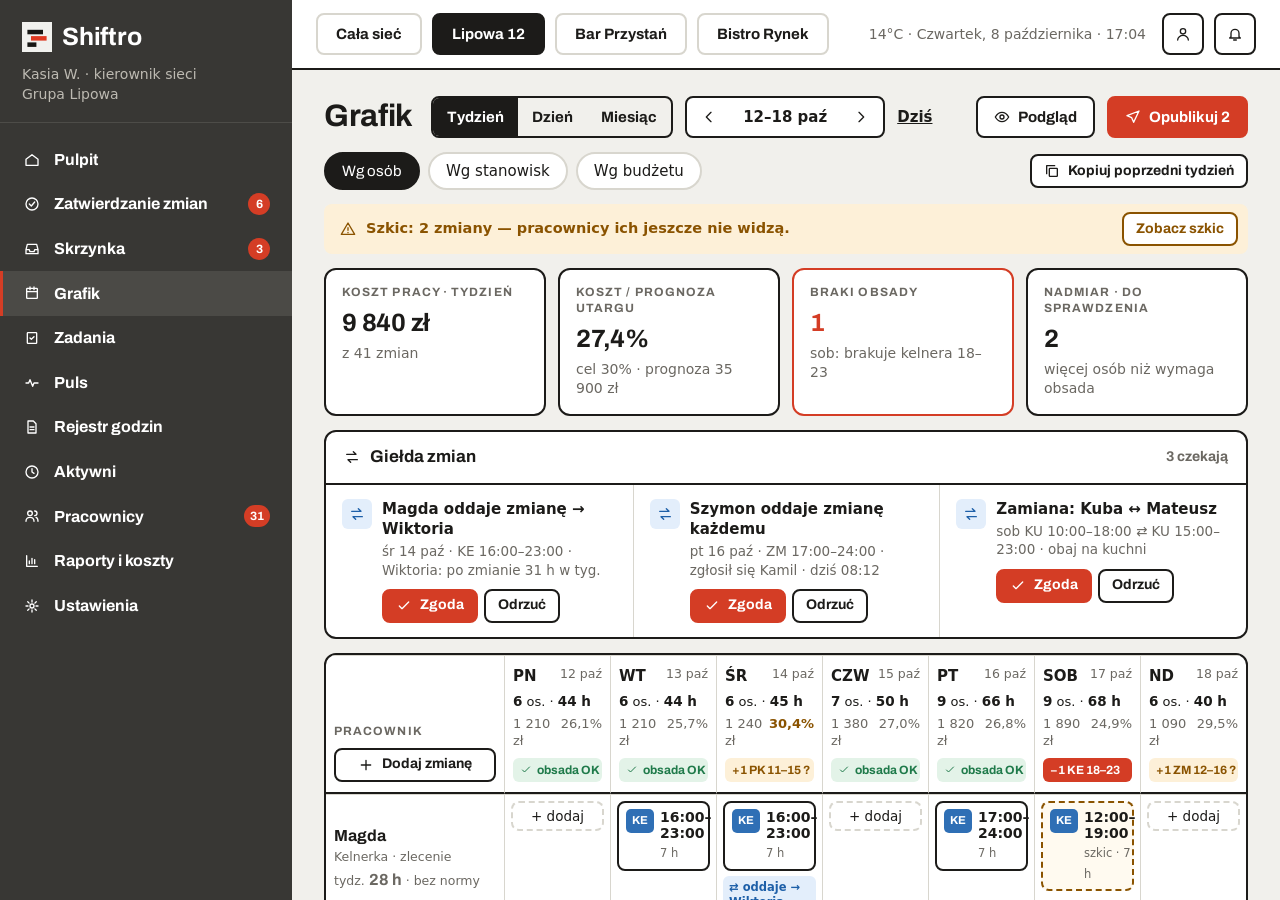
<file: mockups/grafik.html>
<!doctype html>
<html lang="pl"><head><meta charset="utf-8"><link rel="stylesheet" href="app.css">
<style>
.main { padding: 26px 32px; }
.r1 { display: flex; align-items: center; gap: 12px; }
.dn { display: flex; align-items: center; gap: 26px; height: 42px; border: 2px solid var(--ink); border-radius: 8px; padding: 0 14px; font-weight: 700; background: #fff; }
.today { text-decoration: underline; font-weight: 700; }
.r2 { display: flex; align-items: center; gap: 8px; margin: 14px 0; }
.draft { background: var(--warnbg); border-radius: 8px; display: flex; align-items: center; gap: 10px; padding: 8px 10px 8px 16px; color: var(--warn); font-weight: 700; font-size: 14.5px; margin-bottom: 14px; }
.draft .btn { margin-left: auto; border-color: var(--warn); color: var(--warn); background: #fff; }
.kpis { margin-bottom: 14px; }
.kpi { padding: 14px 16px 16px; }
.kpi .v { font-size: 25px; margin: 6px 0 4px; }
.gx .h { display: flex; align-items: center; gap: 10px; padding: 14px 18px; border-bottom: 2px solid var(--ink); font-weight: 700; font-size: 17px; }
.gx .h span { margin-left: auto; color: var(--muted); font-size: 14px; }
.gx .cols { display: grid; grid-template-columns: repeat(3, 1fr); }
.gx .c { padding: 14px 16px; display: grid; grid-template-columns: 30px 1fr; gap: 10px; }
.gx .c + .c { border-left: 1px solid var(--soft); }
.gx .ico { width: 30px; height: 30px; border-radius: 6px; background: var(--infobg); color: var(--info); display: grid; place-items: center; }
.gx b { font-size: 15px; display: block; }
.gx p { font-size: 13.5px; color: var(--muted); margin: 3px 0 10px; }
.gx .row { gap: 6px; }
.wk { margin-top: 14px; display: grid; grid-template-columns: 178px repeat(7, 1fr); overflow: hidden; }
.wk > div { border-top: 1px solid var(--soft); border-left: 1px solid var(--soft); padding: 10px 8px; min-width: 0; }
.wk > div:nth-child(8n+1) { border-left: 0; }
.wk .dh { border-bottom: 2px solid var(--ink); font-size: 13px; }
.dh .d { display: flex; justify-content: space-between; font-weight: 700; font-size: 15px; }
.dh .d small { font-weight: 400; color: var(--muted); font-size: 12.5px; }
.dh .s { margin: 6px 0 4px; } .dh .s b { font-size: 13.5px; }
.dh .c { display: flex; justify-content: space-between; color: var(--muted); margin-bottom: 8px; }
.dh .pill { height: 24px; font-size: 12px; padding: 0 7px; width: 100%; }
.first { display: flex; flex-direction: column; justify-content: flex-end; gap: 8px; }
.first .btn { width: 100%; }
.pp { display: grid; align-content: center; }
.pp b { font-size: 16px; } .pp small { font-size: 12.5px; color: var(--muted); display: block; margin-top: 3px; }
.cell { padding: 6px 6px !important; }
.sh { border: 2px solid var(--ink); border-radius: 8px; padding: 6px 7px; display: flex; gap: 6px; align-items: flex-start; background: #fff; }
.sh b { font-size: 14px; display: block; line-height: 1.2; } .sh small { font-size: 11.5px; color: var(--muted); }
.sh.dr { border-style: dashed; border-color: var(--warn); background: #fffaf0; }
.add { border: 2px dashed var(--soft); border-radius: 8px; height: 30px; display: grid; place-items: center; font-size: 13.5px; }
.req { background: var(--infobg); color: var(--info); font-size: 11.5px; font-weight: 700; padding: 4px 6px; border-radius: 6px; margin-top: 5px; }
</style></head>
<body>
<main class="main" id="main">
  <div class="r1"><h1 class="t" style="margin-right:6px">Grafik</h1>
    <div class="seg"><span class="on">Tydzień</span><span>Dzień</span><span>Miesiąc</span></div>
    <div class="dn"><i data-i="left"></i>12–18 paź<i data-i="right"></i></div><span class="today">Dziś</span>
    <span class="btn" style="margin-left:auto;height:42px"><i data-i="eye"></i>Podgląd</span>
    <span class="btn red" style="height:42px"><i data-i="send"></i>Opublikuj 2</span></div>
  <div class="r2"><span class="chip on">Wg osób</span><span class="chip">Wg stanowisk</span><span class="chip">Wg budżetu</span><span class="btn sm" style="margin-left:auto"><i data-i="copy"></i>Kopiuj poprzedni tydzień</span></div>
  <div class="draft"><i data-i="warn"></i>Szkic: 2 zmiany — pracownicy ich jeszcze nie widzą.<span class="btn sm">Zobacz szkic</span></div>

  <div class="kpis">
    <div class="card kpi"><div class="lbl">Koszt pracy · tydzień</div><div class="v">9 840 zł</div><p>z 41 zmian</p></div>
    <div class="card kpi"><div class="lbl">Koszt / prognoza utargu</div><div class="v">27,4%</div><p>cel 30% · prognoza 35 900 zł</p></div>
    <div class="card kpi alert"><div class="lbl">Braki obsady</div><div class="v">1</div><p>sob: brakuje kelnera 18–23</p></div>
    <div class="card kpi"><div class="lbl">Nadmiar · do sprawdzenia</div><div class="v">2</div><p>więcej osób niż wymaga obsada</p></div>
  </div>

  <div class="card gx">
    <div class="h"><i data-i="swap"></i>Giełda zmian<span>3 czekają</span></div>
    <div class="cols">
      <div class="c"><span class="ico"><i data-i="swap"></i></span><div><b>Magda oddaje zmianę → Wiktoria</b><p>śr 14 paź · KE 16:00–23:00 · Wiktoria: po zmianie 31 h w tyg.</p><div class="row"><span class="btn red sm"><i data-i="chk"></i>Zgoda</span><span class="btn sm">Odrzuć</span></div></div></div>
      <div class="c"><span class="ico"><i data-i="swap"></i></span><div><b>Szymon oddaje zmianę każdemu</b><p>pt 16 paź · ZM 17:00–24:00 · zgłosił się Kamil · dziś 08:12</p><div class="row"><span class="btn red sm"><i data-i="chk"></i>Zgoda</span><span class="btn sm">Odrzuć</span></div></div></div>
      <div class="c"><span class="ico"><i data-i="swap"></i></span><div><b>Zamiana: Kuba ↔ Mateusz</b><p>sob KU 10:00–18:00 ⇄ KU 15:00–23:00 · obaj na kuchni</p><div class="row"><span class="btn red sm"><i data-i="chk"></i>Zgoda</span><span class="btn sm">Odrzuć</span></div></div></div>
    </div>
  </div>

  <div class="card wk">
    <div class="dh first"><span class="lbl">Pracownik</span><span class="btn sm"><i data-i="plus"></i>Dodaj zmianę</span></div>
    <div class="dh"><div class="d">PN<small>12 paź</small></div><div class="s"><b>6</b> os. · <b>44 h</b></div><div class="c"><span>1 210 zł</span><span>26,1%</span></div><span class="pill ok"><i data-i="chk" data-s="12"></i>obsada OK</span></div>
    <div class="dh"><div class="d">WT<small>13 paź</small></div><div class="s"><b>6</b> os. · <b>44 h</b></div><div class="c"><span>1 210 zł</span><span>25,7%</span></div><span class="pill ok"><i data-i="chk" data-s="12"></i>obsada OK</span></div>
    <div class="dh"><div class="d">ŚR<small>14 paź</small></div><div class="s"><b>6</b> os. · <b>45 h</b></div><div class="c"><span>1 240 zł</span><span class="warnc"><b>30,4%</b></span></div><span class="pill warn">+1 PK 11–15 ?</span></div>
    <div class="dh"><div class="d">CZW<small>15 paź</small></div><div class="s"><b>7</b> os. · <b>50 h</b></div><div class="c"><span>1 380 zł</span><span>27,0%</span></div><span class="pill ok"><i data-i="chk" data-s="12"></i>obsada OK</span></div>
    <div class="dh"><div class="d">PT<small>16 paź</small></div><div class="s"><b>9</b> os. · <b>66 h</b></div><div class="c"><span>1 820 zł</span><span>26,8%</span></div><span class="pill ok"><i data-i="chk" data-s="12"></i>obsada OK</span></div>
    <div class="dh"><div class="d">SOB<small>17 paź</small></div><div class="s"><b>9</b> os. · <b>68 h</b></div><div class="c"><span>1 890 zł</span><span>24,9%</span></div><span class="pill bad">−1 KE 18–23</span></div>
    <div class="dh"><div class="d">ND<small>18 paź</small></div><div class="s"><b>6</b> os. · <b>40 h</b></div><div class="c"><span>1 090 zł</span><span>29,5%</span></div><span class="pill warn">+1 ZM 12–16 ?</span></div>

    <div class="pp"><b>Magda</b><small>Kelnerka · zlecenie</small><small>tydz. <b>28 h</b> · bez normy</small></div>
    <div class="cell"><div class="add">+ dodaj</div></div>
    <div class="cell"><div class="sh"><span class="st KE">KE</span><div><b>16:00–<br>23:00</b><small>7 h</small></div></div></div>
    <div class="cell"><div class="sh"><span class="st KE">KE</span><div><b>16:00–<br>23:00</b><small>7 h</small></div></div><div class="req">⇄ oddaje → Wiktoria</div></div>
    <div class="cell"><div class="add">+ dodaj</div></div>
    <div class="cell"><div class="sh"><span class="st KE">KE</span><div><b>17:00–<br>24:00</b><small>7 h</small></div></div></div>
    <div class="cell"><div class="sh dr"><span class="st KE">KE</span><div><b>12:00–<br>19:00</b><small>szkic · 7 h</small></div></div></div>
    <div class="cell"><div class="add">+ dodaj</div></div>
    <div class="pp"><b>Bartek</b><small>Barman · etat</small><small>tydz. <b>40 h</b> · norma 40 h</small></div>
    <div class="cell"><div class="sh"><span class="st BA">BA</span><div><b>15:00–<br>23:00</b><small>8 h</small></div></div></div>
    <div class="cell"><div class="add">+ dodaj</div></div>
    <div class="cell"><div class="sh"><span class="st BA">BA</span><div><b>15:00–<br>23:00</b><small>8 h</small></div></div></div>
    <div class="cell"><div class="sh"><span class="st BA">BA</span><div><b>15:00–<br>23:00</b><small>8 h</small></div></div></div>
    <div class="cell"><div class="sh"><span class="st BA">BA</span><div><b>16:00–<br>24:00</b><small>8 h</small></div></div></div>
    <div class="cell"><div class="sh"><span class="st BA">BA</span><div><b>16:00–<br>24:00</b><small>8 h</small></div></div></div>
    <div class="cell"><div class="add">+ dodaj</div></div>
    <div class="pp"><b>Kuba</b><small>Kucharz · etat</small><small>tydz. <b>40 h</b> · norma 40 h</small></div>
    <div class="cell"><div class="sh"><span class="st KU">KU</span><div><b>10:00–<br>18:00</b><small>8 h</small></div></div></div>
    <div class="cell"><div class="sh"><span class="st KU">KU</span><div><b>10:00–<br>18:00</b><small>8 h</small></div></div></div>
    <div class="cell"><div class="add">+ dodaj</div></div>
    <div class="cell"><div class="sh"><span class="st KU">KU</span><div><b>10:00–<br>18:00</b><small>8 h</small></div></div></div>
    <div class="cell"><div class="sh"><span class="st KU">KU</span><div><b>10:00–<br>18:00</b><small>8 h</small></div></div></div>
    <div class="cell"><div class="sh"><span class="st KU">KU</span><div><b>10:00–<br>18:00</b><small>8 h</small></div></div><div class="req">⇄ zamiana z Mateuszem</div></div>
    <div class="cell"><div class="add">+ dodaj</div></div>
  </div>
</main>
<script src="app.js"></script>
<script>panel({ active: 'Grafik', loc: 'Lipowa 12', meta: '14°C · Czwartek, 8 października · 17:04', counts: { decyzje: 6, skrzynka: 3, ludzie: 31 } });</script>
</body></html>
</file>
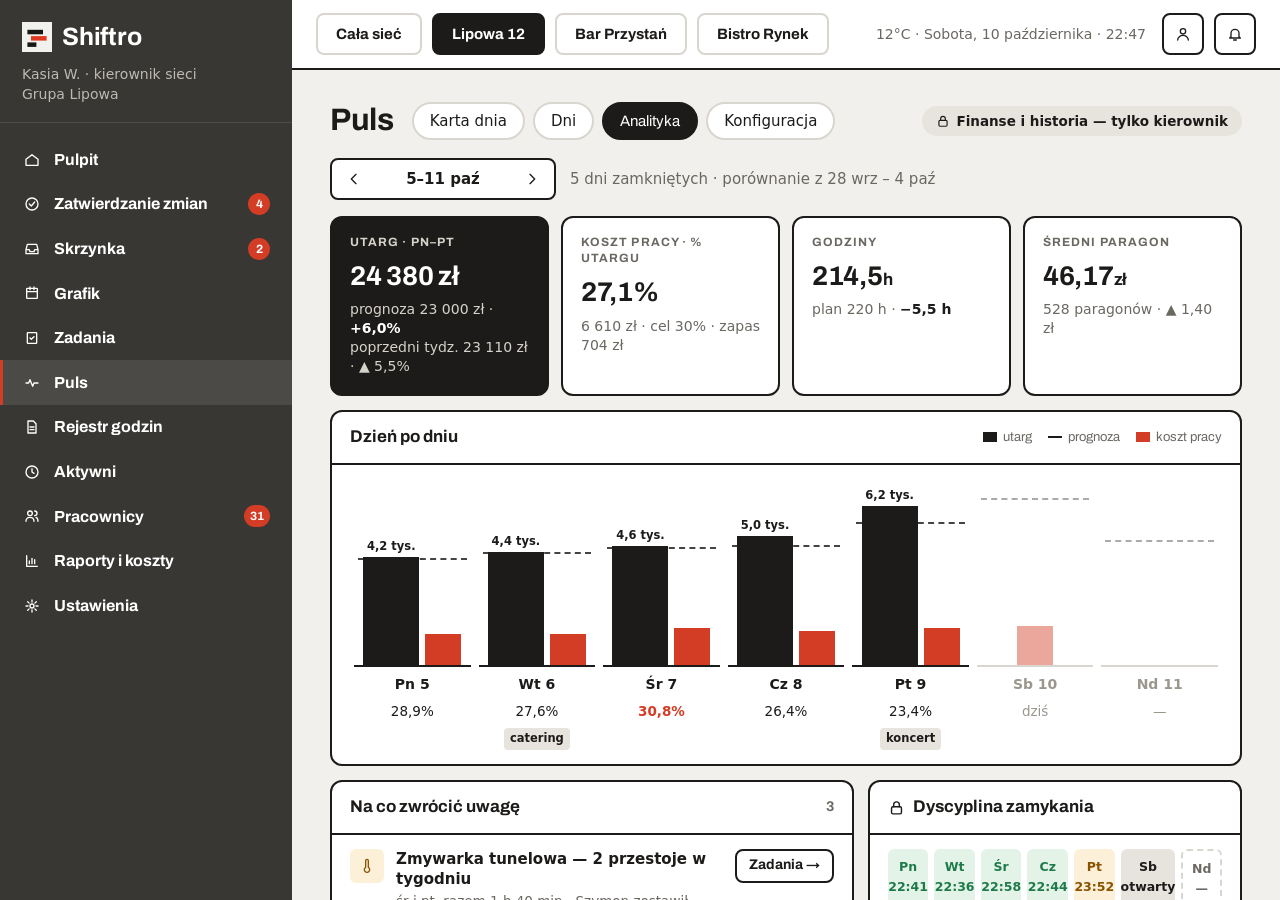
<file: mockups/puls.html>
<!doctype html>
<html lang="pl"><head><meta charset="utf-8"><link rel="stylesheet" href="app.css">
<style>
.r1 { display: flex; align-items: center; gap: 8px; }
.r1 h1 { margin-right: 10px; }
.lock { margin-left: auto; background: var(--sunk); border-radius: 15px; padding: 6px 14px; font-size: 13.5px; font-weight: 700; display: flex; gap: 6px; align-items: center; }
.r2 { display: flex; align-items: center; gap: 14px; margin: 16px 0; color: var(--muted); }
.dn { display: flex; align-items: center; justify-content: space-between; width: 226px; height: 42px; border: 2px solid var(--ink); border-radius: 8px; padding: 0 14px; font-weight: 700; background: #fff; color: var(--ink); }
.kpis { margin-bottom: 14px; }
.kpi .v { font-size: 27px; }
.kpi p b { color: var(--ink); }
.kpi.dark p b { color: #fff; }
.ch .h { display: flex; align-items: center; padding: 14px 18px; border-bottom: 2px solid var(--ink); font-weight: 700; font-size: 17px; }
.ch .lg { margin-left: auto; display: flex; gap: 16px; font-size: 13px; font-weight: 400; color: var(--muted); }
.ch .lg span { display: flex; gap: 6px; align-items: center; }
.ch .lg i { width: 14px; height: 10px; background: var(--ink); display: inline-block; }
.ch .lg i.f { height: 0; border-top: 2px solid var(--ink); }
.ch .lg i.r { background: var(--red); }
.bars { display: grid; grid-template-columns: repeat(7, 1fr); gap: 0; padding: 22px 18px 14px; }
.d { display: grid; grid-template-rows: 180px auto; }
.plot { position: relative; border-bottom: 2px solid var(--ink); margin: 0 4px; display: flex; align-items: flex-end; justify-content: center; gap: 6px; }
.plot .u { width: 56px; background: var(--ink); position: relative; }
.plot .u small { position: absolute; top: -18px; left: 50%; transform: translateX(-50%); font-size: 11.5px; font-weight: 700; white-space: nowrap; }
.plot .k { width: 36px; background: var(--red); }
.plot .p { position: absolute; left: 4px; right: 4px; border-top: 2px dashed #444; }
.d.off .plot { border-color: var(--soft); } .d.off .p { border-color: #aaa; }
.d .lab { text-align: center; padding-top: 8px; font-size: 14px; }
.d .lab b { display: block; } .d .lab span { display: block; margin-top: 8px; font-size: 13.5px; }
.d .lab em { font-style: normal; display: inline-block; margin-top: 8px; background: var(--sunk); font-size: 11.5px; font-weight: 700; padding: 3px 6px; border-radius: 4px; }
.d.off .lab { color: #9b978e; }
.low { display: grid; grid-template-columns: 1.4fr 1fr; gap: 14px; margin-top: 14px; }
.low .h { display: flex; gap: 8px; align-items: center; padding: 14px 18px; border-bottom: 2px solid var(--ink); font-weight: 700; font-size: 17px; }
.low .h span { margin-left: auto; color: var(--muted); font-size: 14px; }
.at { display: grid; grid-template-columns: 34px 1fr auto; gap: 12px; padding: 14px 18px; align-items: start; }
.at + .at { border-top: 1px solid var(--soft); }
.at .ic { width: 34px; height: 34px; border-radius: 6px; background: var(--warnbg); color: var(--warn); display: grid; place-items: center; }
.at .ic.g { background: var(--sunk); color: var(--ink); }
.at b { display: block; font-size: 15px; } .at p { font-size: 13.5px; color: var(--muted); margin-top: 3px; }
.dz { display: grid; grid-template-columns: repeat(7, 1fr); gap: 6px; padding: 14px 18px; }
.dz span { border-radius: 6px; text-align: center; padding: 8px 0; font-size: 12.5px; font-weight: 700; background: var(--okbg); color: var(--ok); line-height: 1.6; }
.dz span.w { background: var(--warnbg); color: var(--warn); } .dz span.g { background: var(--sunk); color: var(--ink); } .dz span.e { background: #fff; border: 2px dashed var(--soft); color: var(--muted); }
.tiles { display: grid; grid-template-columns: 1fr 1fr; gap: 10px; padding: 0 18px 16px; }
.tiles div { background: var(--bg); border-radius: 8px; padding: 12px; }
.tiles b { font-size: 25px; } .tiles b small { font-size: 14px; color: var(--muted); } .tiles p { font-size: 13px; color: var(--muted); }
</style></head>
<body>
<main class="main" id="main">
  <div class="r1"><h1 class="t">Puls</h1><span class="chip">Karta dnia</span><span class="chip">Dni</span><span class="chip on">Analityka</span><span class="chip">Konfiguracja</span><span class="lock"><i data-i="lock" data-s="14"></i>Finanse i historia — tylko kierownik</span></div>
  <div class="r2"><span class="dn"><i data-i="left"></i>5–11 paź<i data-i="right"></i></span>5 dni zamkniętych · porównanie z 28 wrz – 4 paź</div>
  <div class="kpis">
    <div class="card kpi dark"><div class="lbl">Utarg · pn–pt</div><div class="v">24 380 zł</div><p>prognoza 23 000 zł · <b>+6,0%</b></p><p>poprzedni tydz. 23 110 zł · ▲ 5,5%</p></div>
    <div class="card kpi"><div class="lbl">Koszt pracy · % utargu</div><div class="v">27,1%</div><p>6 610 zł · cel 30% · zapas 704 zł</p></div>
    <div class="card kpi"><div class="lbl">Godziny</div><div class="v">214,5<small>h</small></div><p>plan 220 h · <b>−5,5 h</b></p></div>
    <div class="card kpi"><div class="lbl">Średni paragon</div><div class="v">46,17<small>zł</small></div><p>528 paragonów · ▲ 1,40 zł</p></div>
  </div>

  <div class="card ch">
    <div class="h">Dzień po dniu<div class="lg"><span><i></i>utarg</span><span><i class="f"></i>prognoza</span><span><i class="r"></i>koszt pracy</span></div></div>
    <div class="bars" id="bars"></div>
  </div>

  <div class="low">
    <div class="card"><div class="h">Na co zwrócić uwagę<span>3</span></div>
      <div class="at"><span class="ic"><i data-i="thermo"></i></span><div><b>Zmywarka tunelowa — 2 przestoje w tygodniu</b><p>śr i pt, razem 1 h 40 min · Szymon zostawił notatkę w zamknięciu dnia. Zadanie „serwis” otwarte od środy.</p></div><span class="btn sm">Zadania →</span></div>
      <div class="at"><span class="ic g"><i data-i="tag"></i></span><div><b>Piątek +12% vs prognoza — tag: koncert w parku</b><p>Przy takim tagu utarg był średnio wyższy o 10%. Warto dodać kelnera.</p></div><span class="btn sm">Grafik →</span></div>
    </div>
    <div class="card"><div class="h"><i data-i="lock" data-s="17"></i>Dyscyplina zamykania</div>
      <div class="dz"><span>Pn<br>22:41</span><span>Wt<br>22:36</span><span>Śr<br>22:58</span><span>Cz<br>22:44</span><span class="w">Pt<br>23:52</span><span class="g">Sb<br>otwarty</span><span class="e">Nd<br>—</span></div>
      <div class="tiles"><div><b>1:14</b><p>średni czas wypełnienia (cel 60–90 s)</p></div><div><b>47<small>/50</small></b><p>wpisów dnia w tygodniu</p></div></div>
    </div>
  </div>
</main>
<script src="app.js"></script>
<script>
panel({ active: 'Puls', loc: 'Lipowa 12', meta: '12°C · Sobota, 10 października · 22:47', counts: { decyzje: 4, skrzynka: 2, ludzie: 31 } });
// utarg, prognoza, koszt pracy (zł), etykieta
var D = [['Pn 5', 4180, 4100, 1208, ''], ['Wt 6', 4390, 4300, 1212, 'catering'], ['Śr 7', 4620, 4500, 1423, ''], ['Cz 8', 5010, 4600, 1323, ''], ['Pt 9', 6180, 5500, 1444, 'koncert'], ['Sb 10', 0, 6400, 1500, 'dziś'], ['Nd 11', 0, 4800, 0, '—']];
var MAX = 7000, H = 180;
document.getElementById('bars').innerHTML = D.map(function (d) {
  var off = !d[1];
  var pct = d[1] ? (d[3] / d[1] * 100).toFixed(1).replace('.', ',') + '%' : '';
  var hot = d[1] && d[3] / d[1] > 0.3;
  return '<div class="d' + (off ? ' off' : '') + '"><div class="plot">' +
    '<span class="p" style="bottom:' + (d[2] / MAX * H) + 'px"></span>' +
    (d[1] ? '<span class="u" style="height:' + (d[1] / MAX * H) + 'px"><small>' + (d[1] / 1000).toFixed(1).replace('.', ',') + ' tys.</small></span>' : '') +
    (d[3] ? '<span class="k" style="height:' + (d[3] / MAX * H) + 'px;' + (off ? 'opacity:.45' : '') + '"></span>' : '') +
    '</div><div class="lab"><b>' + d[0] + '</b><span' + (hot ? ' class="red" style="font-weight:700"' : '') + '>' + (pct || (d[4] === 'dziś' ? 'dziś' : '—')) + '</span>' +
    (d[4] && d[1] ? '<em>' + d[4] + '</em>' : '') + '</div></div>';
}).join('');
</script>
</body></html>
</file>
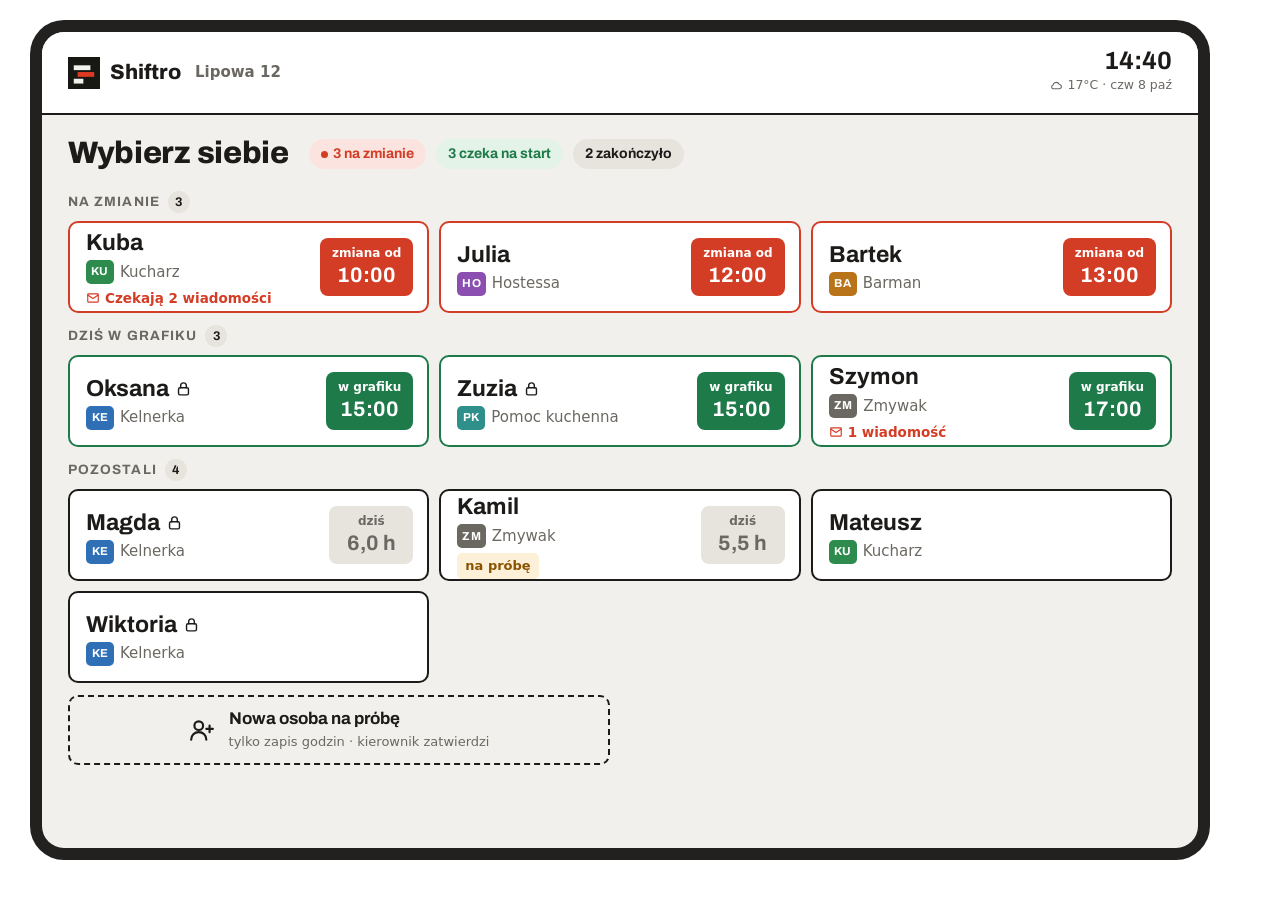
<file: mockups/tablet.html>
<!doctype html>
<html lang="pl" class="device"><head><meta charset="utf-8"><link rel="stylesheet" href="app.css">
<style>
.hd { background: #fff; border-bottom: 2px solid var(--ink); display: flex; align-items: center; gap: 10px; padding: 16px 26px; }
.hd b.l { font-family: "Archivo", sans-serif; font-weight: 800; font-size: 21px; }
.hd .clk b, .t b, .new b, .sec { font-family: "Archivo", sans-serif; }
.hd .where { font-weight: 700; color: var(--muted); font-size: 15px; margin-left: 4px; }
.hd .clk { margin-left: auto; text-align: right; }
.hd .clk b { font-size: 25px; display: block; line-height: 1; }
.hd .clk small { font-size: 12.5px; color: var(--muted); display: inline-flex; gap: 4px; align-items: center; margin-top: 4px; }
.in { padding: 18px 26px; }
.ttl { display: flex; align-items: center; gap: 10px; margin-bottom: 16px; }
.ttl h1 { font-weight: 800; font-size: 31px; margin-right: 10px; letter-spacing: -.01em; }
.ttl .pill { height: 30px; border-radius: 15px; padding: 0 12px; font-size: 14px; }
.pill.redsoft { background: var(--badbg); color: var(--red); }
.pill.redsoft::before { content: ""; width: 7px; height: 7px; border-radius: 50%; background: var(--red); }
.sec { display: flex; align-items: center; gap: 8px; font-size: 13.5px; font-weight: 700; letter-spacing: .08em; color: var(--muted); margin: 4px 0 8px; }
.sec i { font-style: normal; background: var(--sunk); color: var(--ink); border-radius: 11px; min-width: 22px; height: 22px; display: grid; place-items: center; font-size: 12.5px; letter-spacing: 0; }
.grid { display: grid; grid-template-columns: repeat(3, 1fr); gap: 10px; margin-bottom: 12px; }
.p { background: #fff; border: 2px solid var(--ink); border-radius: 10px; height: 92px; padding: 0 14px 0 16px; display: flex; align-items: center; gap: 10px; }
.p.on { border-color: var(--red); } .p.wait { border-color: var(--ok); }
.p .w { flex: 1; min-width: 0; }
.p .w b { font-family: "Archivo", sans-serif; font-size: 23px; display: flex; align-items: center; gap: 6px; }
.p .w > span { display: flex; align-items: center; gap: 6px; font-size: 15px; color: var(--muted); margin-top: 2px; }
.p .msg { color: var(--red); font-weight: 700; font-size: 13.5px; display: flex; align-items: center; gap: 5px; margin-top: 5px; }
.p .msg svg { width: 14px; height: 14px; }
.p .probe { display: inline-block; background: var(--warnbg); color: var(--warn); font-weight: 700; font-size: 13px; padding: 4px 8px; border-radius: 5px; margin-top: 5px; }
.t { border-radius: 8px; text-align: center; padding: 7px 12px 6px; min-width: 84px; }
.t small { display: block; font-size: 12px; font-weight: 700; }
.t b { font-size: 21px; }
.t.r { background: var(--red); color: #fff; } .t.g { background: var(--ok); color: #fff; } .t.s { background: var(--sunk); color: var(--muted); }
.new { border: 2px dashed var(--ink); border-radius: 10px; height: 70px; display: flex; align-items: center; justify-content: center; gap: 14px; width: calc((100% - 20px) / 3 * 1.5); }
.new b { font-size: 17px; display: block; } .new small { font-size: 13px; color: var(--muted); }
</style></head>
<body>
<div class="tablet"><div class="dev"><div class="scr">
  <div class="hd"><i data-mark="light" data-s="32"></i><b class="l">Shiftro</b><span class="where">Lipowa 12</span>
    <div class="clk"><b>14:40</b><small><i data-i="cloud" data-s="13"></i>17°C · czw 8 paź</small></div></div>
  <div class="in">
    <div class="ttl"><h1>Wybierz siebie</h1><span class="pill redsoft">3 na zmianie</span><span class="pill ok">3 czeka na start</span><span class="pill grey">2 zakończyło</span></div>

    <div class="sec">NA ZMIANIE <i>3</i></div>
    <div class="grid">
      <div class="p on"><div class="w"><b>Kuba</b><span><span class="st KU">KU</span>Kucharz</span><div class="msg"><i data-i="mail"></i>Czekają 2 wiadomości</div></div><div class="t r"><small>zmiana od</small><b>10:00</b></div></div>
      <div class="p on"><div class="w"><b>Julia</b><span><span class="st HO">HO</span>Hostessa</span></div><div class="t r"><small>zmiana od</small><b>12:00</b></div></div>
      <div class="p on"><div class="w"><b>Bartek</b><span><span class="st BA">BA</span>Barman</span></div><div class="t r"><small>zmiana od</small><b>13:00</b></div></div>
    </div>

    <div class="sec">DZIŚ W GRAFIKU <i>3</i></div>
    <div class="grid">
      <div class="p wait"><div class="w"><b>Oksana <i data-i="lock" data-s="17"></i></b><span><span class="st KE">KE</span>Kelnerka</span></div><div class="t g"><small>w grafiku</small><b>15:00</b></div></div>
      <div class="p wait"><div class="w"><b>Zuzia <i data-i="lock" data-s="17"></i></b><span><span class="st PK">PK</span>Pomoc kuchenna</span></div><div class="t g"><small>w grafiku</small><b>15:00</b></div></div>
      <div class="p wait"><div class="w"><b>Szymon</b><span><span class="st ZM">ZM</span>Zmywak</span><div class="msg"><i data-i="mail"></i>1 wiadomość</div></div><div class="t g"><small>w grafiku</small><b>17:00</b></div></div>
    </div>

    <div class="sec">POZOSTALI <i>4</i></div>
    <div class="grid">
      <div class="p"><div class="w"><b>Magda <i data-i="lock" data-s="17"></i></b><span><span class="st KE">KE</span>Kelnerka</span></div><div class="t s"><small>dziś</small><b>6,0 h</b></div></div>
      <div class="p"><div class="w"><b>Kamil</b><span><span class="st ZM">ZM</span>Zmywak</span><div class="probe">na próbę</div></div><div class="t s"><small>dziś</small><b>5,5 h</b></div></div>
      <div class="p"><div class="w"><b>Mateusz</b><span><span class="st KU">KU</span>Kucharz</span></div></div>
      <div class="p"><div class="w"><b>Wiktoria <i data-i="lock" data-s="17"></i></b><span><span class="st KE">KE</span>Kelnerka</span></div></div>
    </div>

    <div class="new"><i data-i="userplus" data-s="26"></i><div><b>Nowa osoba na próbę</b><small>tylko zapis godzin · kierownik zatwierdzi</small></div></div>
  </div>
</div></div></div>
<script src="app.js"></script>
</body></html>
</file>
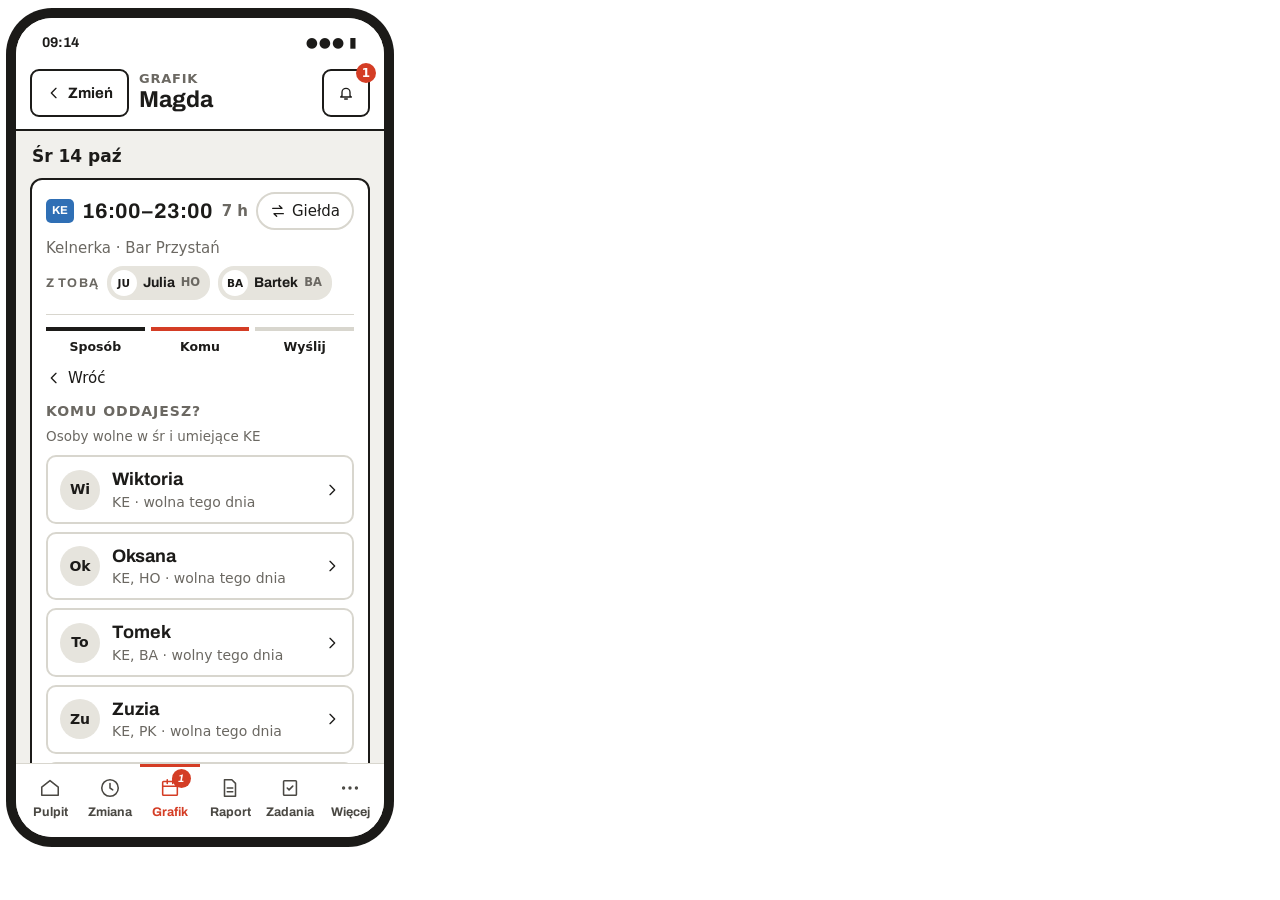
<file: mockups/tel-gielda.html>
<!doctype html>
<html lang="pl" class="device"><head><meta charset="utf-8"><link rel="stylesheet" href="app.css">
<style>
.bell { margin-left: auto; width: 48px; height: 48px; border: 2px solid var(--ink); border-radius: 9px; display: grid; place-items: center; position: relative; }
.bell i { position: absolute; top: -8px; right: -8px; background: var(--red); color: #fff; font-style: normal; font-size: 12px; font-weight: 700; border-radius: 10px; min-width: 20px; height: 20px; display: grid; place-items: center; }
.day { font-size: 17px; font-weight: 700; padding: 2px 2px 0; }
.sh { display: flex; align-items: center; gap: 8px; }
.sh b.h { font-size: 21px; }
.sh .len { margin-left: auto; color: var(--muted); font-weight: 700; font-size: 15px; }
.gb { height: 38px; padding: 0 12px; border: 2px solid var(--soft); border-radius: 19px; display: flex; align-items: center; gap: 6px; font-size: 15px; }
.where { color: var(--muted); font-size: 15px; margin: 8px 0; }
.with { display: flex; align-items: center; gap: 8px; font-size: 13px; }
.with .lbl { font-size: 12.5px; }
.who { background: var(--sunk); border-radius: 16px; padding: 4px 10px 4px 4px; display: flex; align-items: center; gap: 6px; font-size: 14px; }
.who .av { width: 26px; height: 26px; font-size: 10.5px; background: #fff; }
.who small { color: var(--muted); font-weight: 700; font-size: 11.5px; }
.steps { display: grid; grid-template-columns: repeat(3, 1fr); gap: 6px; margin-top: 14px; padding-top: 12px; border-top: 1px solid var(--soft); }
.steps span { border-top: 4px solid var(--soft); text-align: center; font-size: 12.5px; font-weight: 700; padding-top: 8px; }
.steps .d { border-color: var(--ink); } .steps .on { border-color: var(--red); }
.wr { display: flex; align-items: center; gap: 6px; font-size: 15px; margin: 12px 0 14px; }
.q { font-size: 14px; font-weight: 700; letter-spacing: .07em; color: var(--muted); }
.qs { font-size: 13.5px; color: var(--muted); margin: 6px 0 10px; }
.pp { border: 2px solid var(--soft); border-radius: 10px; padding: 10px 12px; display: flex; align-items: center; gap: 12px; margin-bottom: 8px; }
.pp .av { width: 40px; height: 40px; font-size: 14px; }
.pp b { font-size: 18px; display: block; }
.pp small { font-size: 14px; color: var(--muted); }
.pp svg { margin-left: auto; }
</style></head>
<body>
<div class="phone"><div class="dev"><div class="scr">
  <div class="sbar"><span>09:14</span><i>●●● ▮</i></div>
  <div class="phead"><span class="back"><i data-i="left"></i>Zmień</span><div class="nm"><small>Grafik</small><b>Magda</b></div><span class="bell"><i data-i="bell"></i><i>1</i></span></div>
  <div class="pbody">
    <div class="day">Śr 14 paź</div>
    <div class="pc">
      <div class="sh"><span class="st KE">KE</span><b class="h">16:00–23:00</b><span class="len">7 h</span><span class="gb"><i data-i="swap"></i>Giełda</span></div>
      <div class="where">Kelnerka · Bar Przystań</div>
      <div class="with"><span class="lbl">Z TOBĄ</span><span class="who"><span class="av">JU</span><b>Julia</b><small>HO</small></span><span class="who"><span class="av">BA</span><b>Bartek</b><small>BA</small></span></div>
      <div class="steps"><span class="d">Sposób</span><span class="on">Komu</span><span>Wyślij</span></div>
      <div class="wr"><i data-i="left"></i>Wróć</div>
      <div class="q">KOMU ODDAJESZ?</div>
      <div class="qs">Osoby wolne w śr i umiejące KE</div>
      <div class="pp"><span class="av">Wi</span><div><b>Wiktoria</b><small>KE · wolna tego dnia</small></div><i data-i="right"></i></div>
      <div class="pp"><span class="av">Ok</span><div><b>Oksana</b><small>KE, HO · wolna tego dnia</small></div><i data-i="right"></i></div>
      <div class="pp"><span class="av">To</span><div><b>Tomek</b><small>KE, BA · wolny tego dnia</small></div><i data-i="right"></i></div>
      <div class="pp"><span class="av">Zu</span><div><b>Zuzia</b><small>KE, PK · wolna tego dnia</small></div><i data-i="right"></i></div>
      <div class="pp"><span class="av">Ha</span><div><b>Hania</b><small>KE · wolna tego dnia</small></div><i data-i="right"></i></div>
    </div>
  </div>
  <div class="tabs" id="tabs"></div>
</div></div></div>
<script src="app.js"></script>
<script>tabs('Grafik', { Grafik: 1 });</script>
</body></html>
</file>
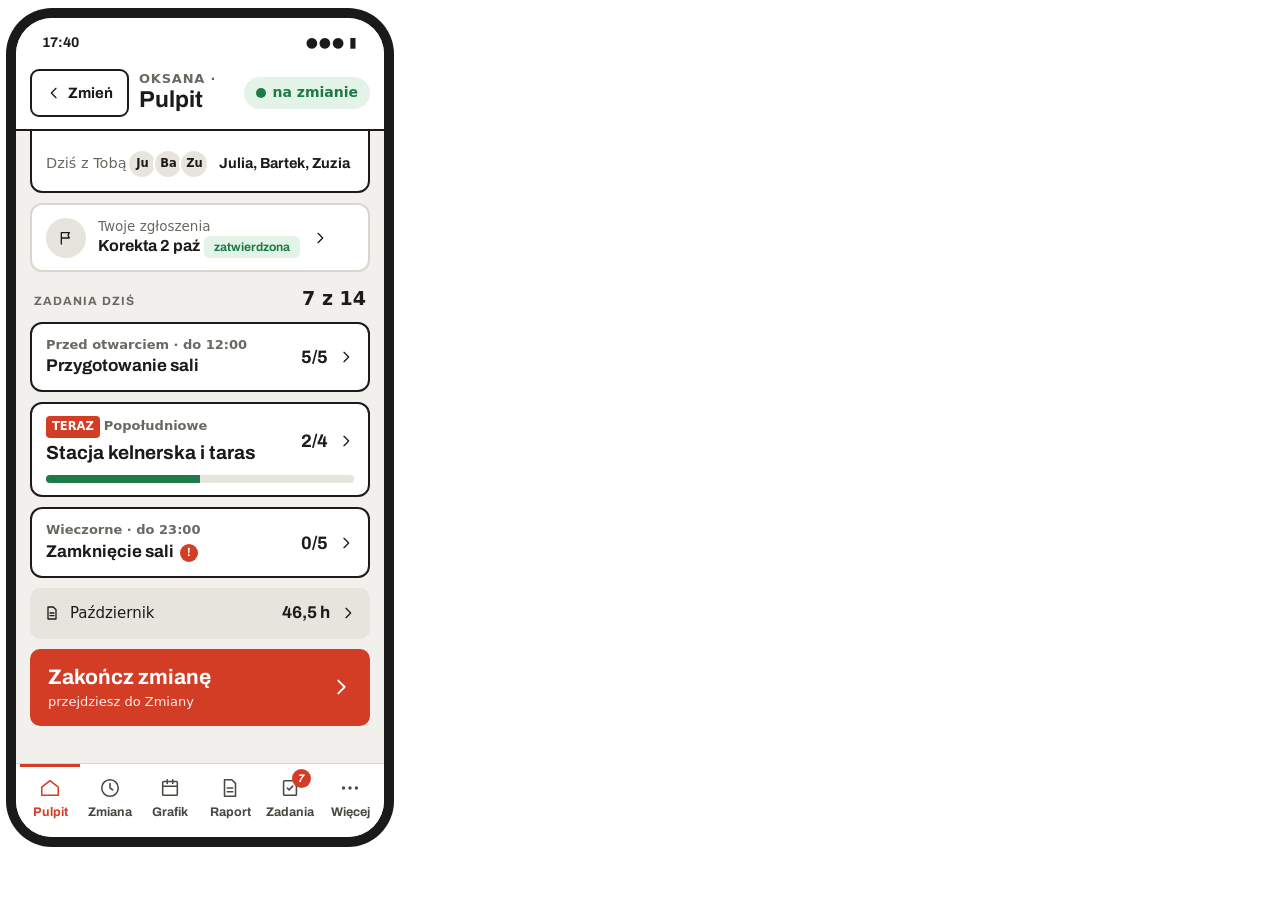
<file: mockups/tel-pulpit.html>
<!doctype html>
<html lang="pl" class="device"><head><meta charset="utf-8"><link rel="stylesheet" href="app.css">
<style>
.status { margin-left: auto; background: var(--okbg); color: var(--ok); font-weight: 700; font-size: 14px; border-radius: 16px; height: 32px; padding: 0 12px; display: flex; align-items: center; gap: 6px; }
.status::before { content: ""; width: 10px; height: 10px; border-radius: 50%; background: var(--ok); }
.cut { margin-top: -26px; padding-top: 30px; }
.with { display: flex; align-items: center; gap: 6px; font-size: 14.5px; white-space: nowrap; }
.with .av { width: 30px; height: 30px; font-size: 11.5px; margin-left: -10px; border: 2px solid #fff; }
.with .av:first-of-type { margin-left: 4px; }
.rep { display: flex; align-items: center; gap: 12px; }
.rep .fl { width: 40px; height: 40px; border-radius: 50%; background: var(--sunk); display: grid; place-items: center; }
.rep small { display: block; color: var(--muted); font-size: 13.5px; }
.rep b { font-size: 16px; }
.rep .pill { height: 22px; font-size: 12px; margin-left: 4px; }
.hdr { display: flex; justify-content: space-between; align-items: baseline; padding: 4px 4px 0; }
.hdr b { font-size: 19px; }
.tk { display: flex; align-items: center; gap: 10px; }
.tk .w { flex: 1; }
.tk small { display: block; color: var(--muted); font-size: 13px; font-weight: 700; }
.tk b.n { font-size: 17px; }
.tk .c { font-size: 18px; font-weight: 700; }
.tk h4 { font-size: 17px; margin-top: 2px; display: flex; align-items: center; gap: 6px; }
.dot { width: 18px; height: 18px; border-radius: 50%; background: var(--red); color: #fff; font-size: 12px; display: grid; place-items: center; }
.now { display: inline-block; background: var(--red); color: #fff; font-size: 11.5px; padding: 3px 6px; border-radius: 4px; margin-right: 4px; }
.bar { height: 8px; background: var(--sunk); border-radius: 4px; margin-top: 10px; overflow: hidden; }
.bar i { display: block; height: 100%; width: 50%; background: var(--ok); }
.mon { background: var(--sunk); border-radius: 10px; padding: 14px; display: flex; align-items: center; gap: 10px; font-size: 15px; }
.mon b { margin-left: auto; font-size: 17px; }
.end { background: var(--red); color: #fff; border-radius: 10px; padding: 14px 18px; display: flex; align-items: center; }
.end b { font-size: 21px; display: block; } .end small { font-size: 13px; opacity: .9; }
.end svg { margin-left: auto; width: 22px; height: 22px; }
</style></head>
<body>
<div class="phone"><div class="dev"><div class="scr">
  <div class="sbar"><span>17:40</span><i>●●● ▮</i></div>
  <div class="phead"><span class="back"><i data-i="left"></i>Zmień</span><div class="nm"><small>Oksana ·</small><b>Pulpit</b></div><span class="status">na zmianie</span></div>
  <div class="pbody">
    <div class="pc cut"><div class="with"><span class="mut">Dziś z Tobą:</span><span class="av">Ju</span><span class="av">Ba</span><span class="av">Zu</span><b style="margin-left:4px">Julia, Bartek, Zuzia</b></div></div>
    <div class="pc soft rep"><span class="fl"><i data-i="flag"></i></span><div><small>Twoje zgłoszenia</small><b>Korekta 2 paź</b><span class="pill ok">zatwierdzona</span></div><i data-i="right" style="margin-left:auto"></i></div>
    <div class="hdr"><span class="lbl">Zadania dziś</span><b>7 z 14</b></div>
    <div class="pc tk"><div class="w"><small>Przed otwarciem · do 12:00</small><h4>Przygotowanie sali</h4></div><span class="c">5/5</span><i data-i="right"></i></div>
    <div class="pc"><div class="tk"><div class="w"><small><span class="now">TERAZ</span>Popołudniowe</small><h4 style="font-size:19px">Stacja kelnerska i taras</h4></div><span class="c">2/4</span><i data-i="right"></i></div><div class="bar"><i></i></div></div>
    <div class="pc tk"><div class="w"><small>Wieczorne · do 23:00</small><h4>Zamknięcie sali <span class="dot">!</span></h4></div><span class="c">0/5</span><i data-i="right"></i></div>
    <div class="mon"><i data-i="file"></i>Październik<b>46,5 h</b><i data-i="right"></i></div>
    <div class="end"><div><b>Zakończ zmianę</b><small>przejdziesz do Zmiany</small></div><i data-i="right"></i></div>
  </div>
  <div class="tabs" id="tabs"></div>
</div></div></div>
<script src="app.js"></script>
<script>tabs('Pulpit', { Zadania: 7 });</script>
</body></html>
</file>
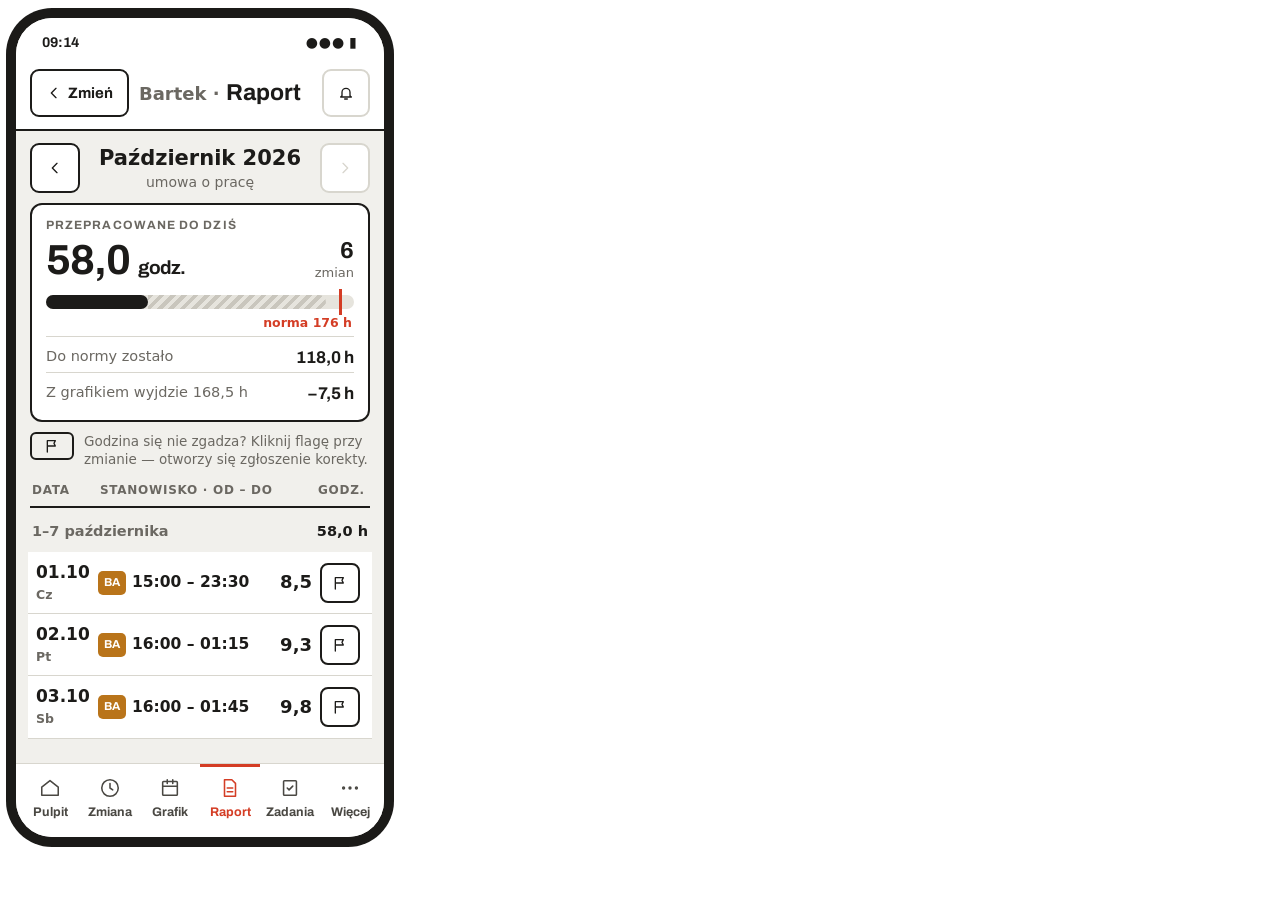
<file: mockups/tel-raport.html>
<!doctype html>
<html lang="pl" class="device"><head><meta charset="utf-8"><link rel="stylesheet" href="app.css">
<style>
.bell { margin-left: auto; width: 48px; height: 48px; border: 2px solid var(--soft); border-radius: 9px; display: grid; place-items: center; }
.phead .nm { display: flex; align-items: baseline; gap: 6px; }
.phead .nm span { color: var(--muted); font-weight: 700; font-size: 18px; }
.mo { display: flex; align-items: center; gap: 10px; }
.mo .a { width: 50px; height: 50px; border: 2px solid var(--ink); border-radius: 9px; display: grid; place-items: center; background: #fff; }
.mo .a.off { border-color: var(--soft); color: var(--soft); }
.mo div { flex: 1; text-align: center; }
.mo b { font-size: 21px; display: block; } .mo small { color: var(--muted); font-size: 14px; }
.big { display: flex; align-items: flex-end; justify-content: space-between; margin: 6px 0 14px; }
.big b { font-size: 42px; letter-spacing: -.02em; line-height: 1; }
.big b small { font-size: 19px; }
.big .z { text-align: right; } .big .z b { font-size: 23px; } .big .z small { display: block; color: var(--muted); font-size: 13px; }
.meter { position: relative; height: 14px; background: var(--sunk); border-radius: 7px; }
.meter i { position: absolute; left: 0; top: 0; bottom: 0; width: 33%; background: var(--ink); border-radius: 7px; }
.meter u { position: absolute; left: 33%; top: 0; bottom: 0; width: 58%; background: repeating-linear-gradient(135deg, #c9c6bd 0 4px, #e6e4dd 4px 8px); border-radius: 0 7px 7px 0; }
.meter em { position: absolute; left: 95%; top: -6px; bottom: -6px; width: 3px; background: var(--red); }
.nrm { text-align: right; color: var(--red); font-size: 12.5px; font-weight: 700; margin: 6px 0 4px; }
.ln { display: flex; justify-content: space-between; border-top: 1px solid var(--soft); padding: 10px 0 2px; font-size: 14.5px; color: var(--muted); }
.ln b { color: var(--ink); font-size: 17px; }
.hint { display: flex; gap: 10px; font-size: 13.5px; color: var(--muted); align-items: flex-start; }
.hint .f { border: 2px solid var(--ink); border-radius: 6px; width: 44px; height: 28px; display: grid; place-items: center; flex: none; color: var(--ink); }
.th { display: grid; grid-template-columns: 62px 1fr 50px; gap: 6px; font-size: 12px; font-weight: 700; letter-spacing: .06em; color: var(--muted); border-bottom: 2px solid var(--ink); padding: 4px 2px 8px; }
.wk { display: flex; justify-content: space-between; font-weight: 700; color: var(--muted); font-size: 14.5px; padding: 4px 2px 0; }
.wk b { color: var(--ink); }
.tr { background: #fff; display: grid; grid-template-columns: 54px 1fr auto 44px; gap: 8px; align-items: center; padding: 9px 8px; border-bottom: 1px solid var(--soft); margin: 0 -2px; }
.tr .d b { font-size: 17px; display: block; } .tr .d small { font-weight: 700; color: var(--muted); }
.tr .tm { font-weight: 700; font-size: 15.5px; display: flex; gap: 6px; align-items: center; }
.tr .h { font-weight: 700; font-size: 18px; }
.tr .f { width: 40px; height: 40px; border: 2px solid var(--ink); border-radius: 8px; display: grid; place-items: center; }
</style></head>
<body>
<div class="phone"><div class="dev"><div class="scr">
  <div class="sbar"><span>09:14</span><i>●●● ▮</i></div>
  <div class="phead"><span class="back"><i data-i="left"></i>Zmień</span><div class="nm"><span>Bartek ·</span><b>Raport</b></div><span class="bell"><i data-i="bell"></i></span></div>
  <div class="pbody">
    <div class="mo"><span class="a"><i data-i="left"></i></span><div><b>Październik 2026</b><small>umowa o pracę</small></div><span class="a off"><i data-i="right"></i></span></div>
    <div class="pc">
      <div class="lbl">Przepracowane do dziś</div>
      <div class="big"><b>58,0 <small>godz.</small></b><div class="z"><b>6</b><small>zmian</small></div></div>
      <div class="meter"><i></i><u></u><em></em></div>
      <div class="nrm" style="padding-right:2px">norma 176 h</div>
      <div class="ln"><span>Do normy zostało</span><b>118,0 h</b></div>
      <div class="ln"><span>Z grafikiem wyjdzie 168,5 h</span><b class="okc">−7,5 h</b></div>
    </div>
    <div class="hint"><span class="f"><i data-i="flag"></i></span>Godzina się nie zgadza? Kliknij flagę przy zmianie — otworzy się zgłoszenie korekty.</div>
    <div class="th"><span>DATA</span><span>STANOWISKO · OD – DO</span><span>GODZ.</span></div>
    <div class="wk"><span>1–7 października</span><b>58,0 h</b></div>
    <div>
      <div class="tr"><div class="d"><b>01.10</b><small>Cz</small></div><div class="tm"><span class="st BA">BA</span>15:00 – 23:30</div><span class="h">8,5</span><span class="f"><i data-i="flag"></i></span></div>
      <div class="tr"><div class="d"><b>02.10</b><small>Pt</small></div><div class="tm"><span class="st BA">BA</span>16:00 – 01:15</div><span class="h">9,3</span><span class="f"><i data-i="flag"></i></span></div>
      <div class="tr"><div class="d"><b>03.10</b><small>Sb</small></div><div class="tm"><span class="st BA">BA</span>16:00 – 01:45</div><span class="h">9,8</span><span class="f"><i data-i="flag"></i></span></div>
    </div>
  </div>
  <div class="tabs" id="tabs"></div>
</div></div></div>
<script src="app.js"></script>
<script>tabs('Raport');</script>
</body></html>
</file>
<file: mockups/app.css>
/* Makiety ekranów Shiftro do landingu. Dane są zmyślone: lokale, ludzie i liczby.
   Pismo jak w aplikacji: Archivo na tym, co w apce ma font-['Archivo'] (tytuły, menu,
   przyciski, liczby, imiona), reszta systemowym sans z Tailwinda. */
@import url("https://fonts.googleapis.com/css2?family=Archivo:wght@600;700;800;900&display=block");
:root {
  --ink: #1c1b19; --muted: #6b6862; --soft: #d8d6ce; --bg: #f1f0ec; --sunk: #e6e4dd; --red: #d43d25;
  --ok: #1f7a4a; --okbg: #e3f3e8; --warn: #8a5300; --warnbg: #fdf0d8; --info: #1d5fa8; --infobg: #e3eefb; --badbg: #fbe4df;
}
* { box-sizing: border-box; margin: 0; padding: 0; }
html, body { background: var(--bg); overflow: hidden; }
html.device, html.device body { background: transparent; }
body { font-family: ui-sans-serif, system-ui, -apple-system, "Segoe UI", Roboto, Arial, sans-serif; color: var(--ink); font-size: 15px; line-height: 1.35; -webkit-font-smoothing: antialiased; }
svg.i { width: 16px; height: 16px; fill: none; stroke: currentColor; stroke-width: 2; stroke-linecap: round; stroke-linejoin: round; flex: none; }
b, strong { font-weight: 700; }
.mut { color: var(--muted); }
.red { color: var(--red); } .okc { color: var(--ok); } .warnc { color: var(--warn); }
.tnum { font-variant-numeric: tabular-nums; }

/* znak: 1:1 z ShiftroMark.tsx, kwadrat bez zaokrągleń */
svg.mark { display: block; flex: none; }

/* Archivo tam, gdzie aplikacja ma font-['Archivo'] */
h1, h4, .A, .brand .logo, .side nav a, .loc, .btn, .seg span, .kpi .v, .lbl, .pill, .st, .chip.on,
.card > .h, .phead .nm b, .back, .tabs span, .sbar, .pc b, .pp b, .tk .c, .end b, .mon b { font-family: "Archivo", ui-sans-serif, system-ui, sans-serif; }

/* stanowiska */
.st { display: inline-grid; place-items: center; min-width: 28px; height: 24px; padding: 0 5px; border-radius: 5px; font-size: 11.5px; font-weight: 700; color: #fff; letter-spacing: .02em; flex: none; }
.st.KE { background: #2f6fb5; } .st.HO { background: #8a4fb0; } .st.BA { background: #b9741a; }
.st.KU { background: #2e8b4e; } .st.PK { background: #2f8f8a; } .st.ZM { background: #6b6862; }
.st.soft { background: var(--sunk); color: var(--ink); }

/* panel kierownika */
.app { display: grid; grid-template-columns: 292px 1fr; height: 100vh; }
.side { background: #383734; color: #fff; }
.side .brand { padding: 20px 22px 18px; border-bottom: 1px solid #4d4c48; }
.brand .logo { display: flex; gap: 10px; align-items: center; font-size: 25px; font-weight: 700; letter-spacing: -.01em; }
.brand small { display: block; color: #bdbab2; font-size: 14px; margin-top: 10px; line-height: 1.45; }
.side nav { padding-top: 14px; }
.side nav a { display: flex; align-items: center; gap: 14px; padding: 0 22px 0 21px; height: 44.6px; font-weight: 700; font-size: 16px; border-left: 3px solid transparent; }
.side nav a.on { background: #4b4a46; border-left-color: var(--red); }
.side nav .n { margin-left: auto; background: var(--red); border-radius: 11px; min-width: 22px; height: 22px; font-size: 12px; display: grid; place-items: center; padding: 0 6px; }
.body { display: grid; grid-template-rows: 70px 1fr; min-width: 0; overflow: hidden; }
.top { background: #fff; border-bottom: 2px solid var(--ink); display: flex; align-items: center; gap: 10px; padding: 0 24px; }
.loc { height: 42px; padding: 0 18px; border: 2px solid var(--soft); border-radius: 8px; font-weight: 700; display: flex; align-items: center; font-size: 15px; }
.loc.on { background: var(--ink); color: #fff; border-color: var(--ink); }
.top .meta { margin-left: auto; color: var(--muted); font-size: 14px; margin-right: 6px; }
.ib { width: 42px; height: 42px; border: 2px solid var(--ink); border-radius: 8px; display: grid; place-items: center; background: #fff; }
.main { padding: 30px 38px; overflow: hidden; }
h1.t { font-size: 31px; font-weight: 700; letter-spacing: -.01em; }

.btn { display: inline-flex; align-items: center; justify-content: center; gap: 8px; height: 40px; padding: 0 16px; border: 2px solid var(--ink); border-radius: 8px; background: #fff; font-weight: 700; font-size: 15px; white-space: nowrap; }
.btn.red { background: var(--red); border-color: var(--red); color: #fff; }
.btn.blk { background: var(--ink); color: #fff; }
.btn.sm { height: 34px; padding: 0 12px; font-size: 14px; }
.seg { display: inline-flex; border: 2px solid var(--ink); border-radius: 8px; overflow: hidden; height: 42px; }
.seg span { padding: 0 14px; display: flex; align-items: center; font-weight: 700; font-size: 15px; }
.seg span.on { background: var(--ink); color: #fff; }
.chip { display: inline-flex; align-items: center; gap: 6px; height: 38px; padding: 0 16px; border: 2px solid var(--soft); border-radius: 19px; background: #fff; font-size: 15px; }
.chip.on { background: var(--ink); border-color: var(--ink); color: #fff; }
.chip em { font-style: normal; color: var(--muted); }
.chip.on em { color: #bdbab2; }
.card { background: #fff; border: 2px solid var(--ink); border-radius: 12px; }
.lbl { font-size: 12px; font-weight: 700; letter-spacing: .09em; text-transform: uppercase; color: var(--muted); }
.pill { display: inline-flex; align-items: center; gap: 5px; height: 26px; padding: 0 10px; border-radius: 6px; font-size: 13px; font-weight: 700; white-space: nowrap; }
.pill.ok { background: var(--okbg); color: var(--ok); }
.pill.warn { background: var(--warnbg); color: var(--warn); }
.pill.bad { background: var(--red); color: #fff; }
.pill.info { background: var(--infobg); color: var(--info); }
.pill.grey { background: var(--sunk); color: var(--ink); }
.row { display: flex; align-items: center; gap: 10px; }
.kpis { display: grid; grid-template-columns: repeat(4, 1fr); gap: 12px; }
.kpi { padding: 16px 18px 18px; }
.kpi .v { font-size: 27px; font-weight: 700; margin: 8px 0 6px; letter-spacing: -.01em; }
.kpi .v small { font-size: 17px; }
.kpi p { font-size: 14px; color: var(--muted); }
.kpi.alert { border-color: var(--red); }
.kpi.alert .v { color: var(--red); }
.kpi.dark { background: var(--ink); color: #fff; }
.kpi.dark .lbl, .kpi.dark p { color: #d6d3cb; }

/* tablet */
.tablet { width: 1240px; height: 880px; padding: 20px 30px; }
.tablet .dev { height: 100%; background: #222120; border-radius: 34px; padding: 12px; }
.tablet .scr { height: 100%; background: var(--bg); border-radius: 22px; overflow: hidden; }

/* telefon */
.phone { width: 400px; height: 855px; padding: 8px 6px; }
.phone .dev { height: 100%; background: #1b1a18; border-radius: 46px; padding: 10px; }
.phone .scr { height: 100%; background: var(--bg); border-radius: 36px; overflow: hidden; display: grid; grid-template-rows: auto auto 1fr auto; position: relative; }
.sbar { display: flex; justify-content: space-between; align-items: center; padding: 16px 26px 8px; font-weight: 700; font-size: 14px; background: #fff; }
.sbar i { font-style: normal; letter-spacing: 1px; }
.phead { background: #fff; display: flex; align-items: center; gap: 10px; padding: 8px 14px 12px; border-bottom: 2px solid var(--ink); }
.back { height: 48px; padding: 0 14px; border: 2px solid var(--ink); border-radius: 9px; display: flex; align-items: center; gap: 6px; font-weight: 700; font-size: 15px; }
.phead .nm { line-height: 1.15; }
.phead .nm small { display: block; font-size: 13px; color: var(--muted); font-weight: 700; letter-spacing: .06em; text-transform: uppercase; }
.phead .nm b { font-size: 23px; }
.pbody { padding: 12px 14px; overflow: hidden; display: grid; gap: 10px; align-content: start; }
.tabs { background: #fff; border-top: 1px solid var(--soft); display: grid; grid-template-columns: repeat(6, 1fr); padding: 0 4px 16px; }
.tabs span { display: grid; justify-items: center; gap: 5px; padding-top: 10px; font-size: 12.5px; font-weight: 700; color: #4a4843; border-top: 3px solid transparent; position: relative; }
.tabs span.on { color: var(--red); border-top-color: var(--red); }
.tabs svg.i { width: 22px; height: 22px; stroke-width: 1.7; }
.tabs .n { position: absolute; top: 2px; left: calc(50% + 2px); background: var(--red); color: #fff; border-radius: 10px; min-width: 19px; height: 19px; font-size: 11px; display: grid; place-items: center; }
.pc { background: #fff; border: 2px solid var(--ink); border-radius: 12px; padding: 12px 14px; }
.pc.soft { border-color: var(--soft); }
.av { width: 34px; height: 34px; border-radius: 50%; background: var(--sunk); display: grid; place-items: center; font-size: 12.5px; font-weight: 700; flex: none; }
</file>
